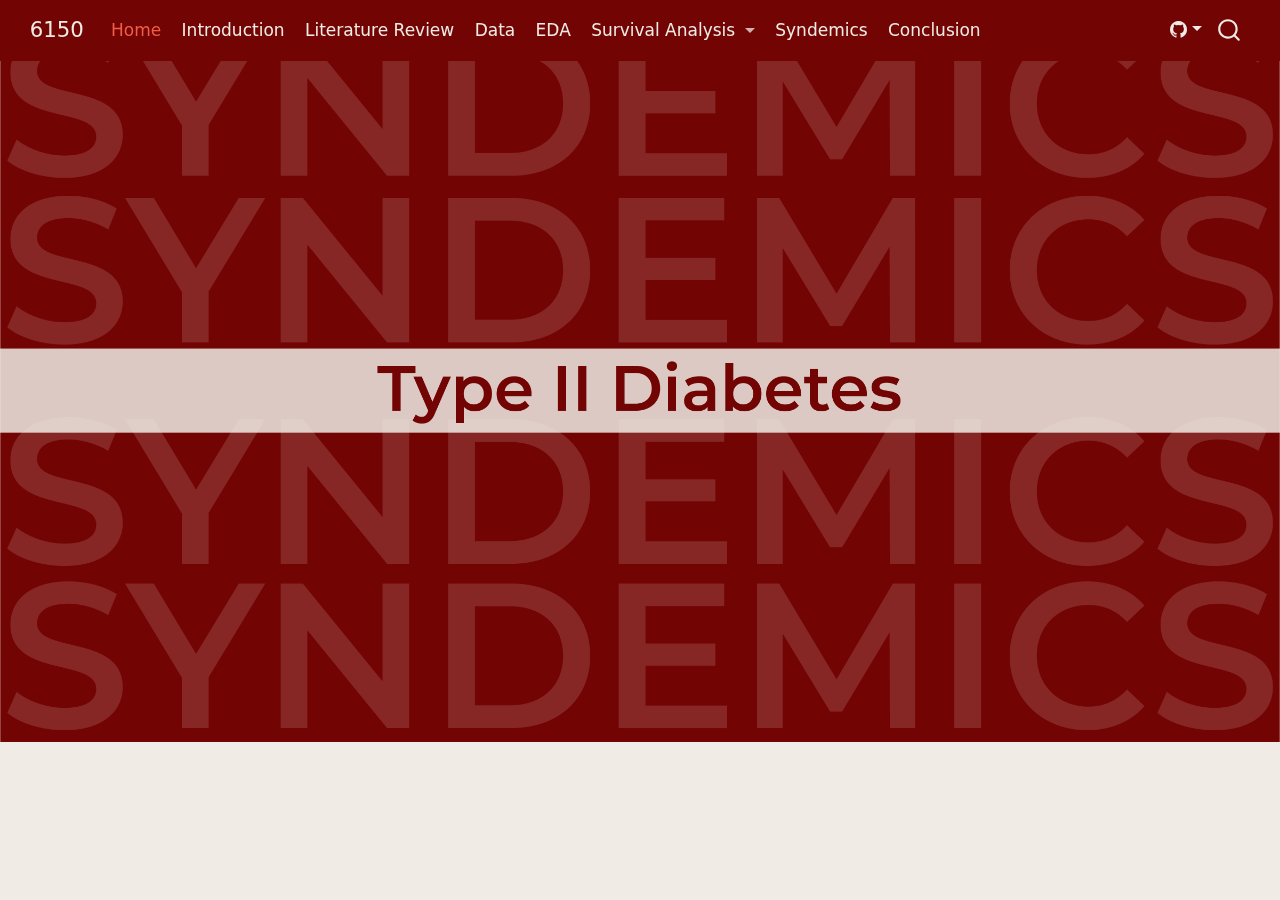
<file: index.html>
<!DOCTYPE html>
<html xmlns="http://www.w3.org/1999/xhtml" lang="en" xml:lang="en"><head>

<meta charset="utf-8">
<meta name="generator" content="quarto-1.4.553">

<meta name="viewport" content="width=device-width, initial-scale=1.0, user-scalable=yes">


<title>6150 - Full Page Image</title>
<style>
code{white-space: pre-wrap;}
span.smallcaps{font-variant: small-caps;}
div.columns{display: flex; gap: min(4vw, 1.5em);}
div.column{flex: auto; overflow-x: auto;}
div.hanging-indent{margin-left: 1.5em; text-indent: -1.5em;}
ul.task-list{list-style: none;}
ul.task-list li input[type="checkbox"] {
  width: 0.8em;
  margin: 0 0.8em 0.2em -1em; /* quarto-specific, see https://github.com/quarto-dev/quarto-cli/issues/4556 */ 
  vertical-align: middle;
}
</style>


<script src="site_libs/quarto-nav/quarto-nav.js"></script>
<script src="site_libs/quarto-nav/headroom.min.js"></script>
<script src="site_libs/clipboard/clipboard.min.js"></script>
<script src="site_libs/quarto-search/autocomplete.umd.js"></script>
<script src="site_libs/quarto-search/fuse.min.js"></script>
<script src="site_libs/quarto-search/quarto-search.js"></script>
<meta name="quarto:offset" content="./">
<script src="site_libs/quarto-html/quarto.js"></script>
<script src="site_libs/quarto-html/popper.min.js"></script>
<script src="site_libs/quarto-html/tippy.umd.min.js"></script>
<script src="site_libs/quarto-html/anchor.min.js"></script>
<link href="site_libs/quarto-html/tippy.css" rel="stylesheet">
<link href="site_libs/quarto-html/quarto-syntax-highlighting.css" rel="stylesheet" id="quarto-text-highlighting-styles">
<script src="site_libs/bootstrap/bootstrap.min.js"></script>
<link href="site_libs/bootstrap/bootstrap-icons.css" rel="stylesheet">
<link href="site_libs/bootstrap/bootstrap.min.css" rel="stylesheet" id="quarto-bootstrap" data-mode="light">
<script id="quarto-search-options" type="application/json">{
  "location": "navbar",
  "copy-button": false,
  "collapse-after": 3,
  "panel-placement": "end",
  "type": "overlay",
  "limit": 50,
  "keyboard-shortcut": [
    "f",
    "/",
    "s"
  ],
  "show-item-context": false,
  "language": {
    "search-no-results-text": "No results",
    "search-matching-documents-text": "matching documents",
    "search-copy-link-title": "Copy link to search",
    "search-hide-matches-text": "Hide additional matches",
    "search-more-match-text": "more match in this document",
    "search-more-matches-text": "more matches in this document",
    "search-clear-button-title": "Clear",
    "search-text-placeholder": "",
    "search-detached-cancel-button-title": "Cancel",
    "search-submit-button-title": "Submit",
    "search-label": "Search"
  }
}</script>


</head>

<body class="nav-fixed">

<div id="quarto-search-results"></div>
  <header id="quarto-header" class="headroom fixed-top">
    <nav class="navbar navbar-expand-lg " data-bs-theme="dark">
      <div class="navbar-container container-fluid">
      <div class="navbar-brand-container mx-auto">
    <a class="navbar-brand" href="./index.html">
    <span class="navbar-title">6150</span>
    </a>
  </div>
            <div id="quarto-search" class="" title="Search"></div>
          <button class="navbar-toggler" type="button" data-bs-toggle="collapse" data-bs-target="#navbarCollapse" aria-controls="navbarCollapse" aria-expanded="false" aria-label="Toggle navigation" onclick="if (window.quartoToggleHeadroom) { window.quartoToggleHeadroom(); }">
  <span class="navbar-toggler-icon"></span>
</button>
          <div class="collapse navbar-collapse" id="navbarCollapse">
            <ul class="navbar-nav navbar-nav-scroll me-auto">
  <li class="nav-item">
    <a class="nav-link active" href="./index.html" aria-current="page"> 
<span class="menu-text">Home</span></a>
  </li>  
  <li class="nav-item">
    <a class="nav-link" href="./introduction.html"> 
<span class="menu-text">Introduction</span></a>
  </li>  
  <li class="nav-item">
    <a class="nav-link" href="./lit_review.html"> 
<span class="menu-text">Literature Review</span></a>
  </li>  
  <li class="nav-item">
    <a class="nav-link" href="./data.html"> 
<span class="menu-text">Data</span></a>
  </li>  
  <li class="nav-item">
    <a class="nav-link" href="./eda.html"> 
<span class="menu-text">EDA</span></a>
  </li>  
  <li class="nav-item dropdown ">
    <a class="nav-link dropdown-toggle" href="#" id="nav-menu-survival-analysis" role="button" data-bs-toggle="dropdown" aria-expanded="false">
 <span class="menu-text">Survival Analysis</span>
    </a>
    <ul class="dropdown-menu" aria-labelledby="nav-menu-survival-analysis">    
        <li>
    <a class="dropdown-item" href="./survival_analysis/demographics_analysis.html">
 <span class="dropdown-text">Demographics Survival Analysis</span></a>
  </li>  
        <li>
    <a class="dropdown-item" href="./survival_analysis/health_behavior_survival.html">
 <span class="dropdown-text">Dietary Survival Analysis</span></a>
  </li>  
        <li>
    <a class="dropdown-item" href="./survival_analysis/questionnaire_analysis.html">
 <span class="dropdown-text">Questionnaire Survival Analysis</span></a>
  </li>  
        <li>
    <a class="dropdown-item" href="./survival_analysis/lab_analysis.html">
 <span class="dropdown-text">Laboratory Survival Analysis</span></a>
  </li>  
    </ul>
  </li>
  <li class="nav-item">
    <a class="nav-link" href="./syndemic_analysis.html"> 
<span class="menu-text">Syndemics</span></a>
  </li>  
  <li class="nav-item">
    <a class="nav-link" href="./conclusion.html"> 
<span class="menu-text">Conclusion</span></a>
  </li>  
</ul>
          </div> <!-- /navcollapse -->
          <div class="quarto-navbar-tools">
    <div class="dropdown">
      <a href="" title="" id="quarto-navigation-tool-dropdown-0" class="quarto-navigation-tool dropdown-toggle px-1" data-bs-toggle="dropdown" aria-expanded="false" aria-label=""><i class="bi bi-github"></i></a>
      <ul class="dropdown-menu" aria-labelledby="quarto-navigation-tool-dropdown-0">
          <li>
            <a class="dropdown-item quarto-navbar-tools-item" href="https://github.com/gu-dsan6150/fall-2024-project-team-01">
            Github Repo
            </a>
          </li>
      </ul>
    </div>
</div>
      </div> <!-- /container-fluid -->
    </nav>
</header>
<!-- content -->
<div id="quarto-content" class="quarto-container page-columns page-rows-contents page-layout-article page-navbar">
<!-- sidebar -->
<!-- margin-sidebar -->
    <div id="quarto-margin-sidebar" class="sidebar margin-sidebar">
        
    </div>
<!-- main -->
<main class="content" id="quarto-document-content">

<header id="title-block-header" class="quarto-title-block default">
<div class="quarto-title">
<h1 class="title">Full Page Image</h1>
</div>



<div class="quarto-title-meta">

    
  
    
  </div>
  


</header>


<div style="position: absolute; top: 0; left: 0; width: 100%; height: 100%; overflow: hidden;">
<p><img src="images/6150_website_header_4.png" alt="Full Page Image" style="width: 100%; height: 100%; object-fit: cover;"></p>
</div>



</main> <!-- /main -->
<script id="quarto-html-after-body" type="application/javascript">
window.document.addEventListener("DOMContentLoaded", function (event) {
  const toggleBodyColorMode = (bsSheetEl) => {
    const mode = bsSheetEl.getAttribute("data-mode");
    const bodyEl = window.document.querySelector("body");
    if (mode === "dark") {
      bodyEl.classList.add("quarto-dark");
      bodyEl.classList.remove("quarto-light");
    } else {
      bodyEl.classList.add("quarto-light");
      bodyEl.classList.remove("quarto-dark");
    }
  }
  const toggleBodyColorPrimary = () => {
    const bsSheetEl = window.document.querySelector("link#quarto-bootstrap");
    if (bsSheetEl) {
      toggleBodyColorMode(bsSheetEl);
    }
  }
  toggleBodyColorPrimary();  
  const icon = "";
  const anchorJS = new window.AnchorJS();
  anchorJS.options = {
    placement: 'right',
    icon: icon
  };
  anchorJS.add('.anchored');
  const isCodeAnnotation = (el) => {
    for (const clz of el.classList) {
      if (clz.startsWith('code-annotation-')) {                     
        return true;
      }
    }
    return false;
  }
  const clipboard = new window.ClipboardJS('.code-copy-button', {
    text: function(trigger) {
      const codeEl = trigger.previousElementSibling.cloneNode(true);
      for (const childEl of codeEl.children) {
        if (isCodeAnnotation(childEl)) {
          childEl.remove();
        }
      }
      return codeEl.innerText;
    }
  });
  clipboard.on('success', function(e) {
    // button target
    const button = e.trigger;
    // don't keep focus
    button.blur();
    // flash "checked"
    button.classList.add('code-copy-button-checked');
    var currentTitle = button.getAttribute("title");
    button.setAttribute("title", "Copied!");
    let tooltip;
    if (window.bootstrap) {
      button.setAttribute("data-bs-toggle", "tooltip");
      button.setAttribute("data-bs-placement", "left");
      button.setAttribute("data-bs-title", "Copied!");
      tooltip = new bootstrap.Tooltip(button, 
        { trigger: "manual", 
          customClass: "code-copy-button-tooltip",
          offset: [0, -8]});
      tooltip.show();    
    }
    setTimeout(function() {
      if (tooltip) {
        tooltip.hide();
        button.removeAttribute("data-bs-title");
        button.removeAttribute("data-bs-toggle");
        button.removeAttribute("data-bs-placement");
      }
      button.setAttribute("title", currentTitle);
      button.classList.remove('code-copy-button-checked');
    }, 1000);
    // clear code selection
    e.clearSelection();
  });
    var localhostRegex = new RegExp(/^(?:http|https):\/\/localhost\:?[0-9]*\//);
    var mailtoRegex = new RegExp(/^mailto:/);
      var filterRegex = new RegExp('/' + window.location.host + '/');
    var isInternal = (href) => {
        return filterRegex.test(href) || localhostRegex.test(href) || mailtoRegex.test(href);
    }
    // Inspect non-navigation links and adorn them if external
 	var links = window.document.querySelectorAll('a[href]:not(.nav-link):not(.navbar-brand):not(.toc-action):not(.sidebar-link):not(.sidebar-item-toggle):not(.pagination-link):not(.no-external):not([aria-hidden]):not(.dropdown-item):not(.quarto-navigation-tool)');
    for (var i=0; i<links.length; i++) {
      const link = links[i];
      if (!isInternal(link.href)) {
        // undo the damage that might have been done by quarto-nav.js in the case of
        // links that we want to consider external
        if (link.dataset.originalHref !== undefined) {
          link.href = link.dataset.originalHref;
        }
      }
    }
  function tippyHover(el, contentFn, onTriggerFn, onUntriggerFn) {
    const config = {
      allowHTML: true,
      maxWidth: 500,
      delay: 100,
      arrow: false,
      appendTo: function(el) {
          return el.parentElement;
      },
      interactive: true,
      interactiveBorder: 10,
      theme: 'quarto',
      placement: 'bottom-start',
    };
    if (contentFn) {
      config.content = contentFn;
    }
    if (onTriggerFn) {
      config.onTrigger = onTriggerFn;
    }
    if (onUntriggerFn) {
      config.onUntrigger = onUntriggerFn;
    }
    window.tippy(el, config); 
  }
  const noterefs = window.document.querySelectorAll('a[role="doc-noteref"]');
  for (var i=0; i<noterefs.length; i++) {
    const ref = noterefs[i];
    tippyHover(ref, function() {
      // use id or data attribute instead here
      let href = ref.getAttribute('data-footnote-href') || ref.getAttribute('href');
      try { href = new URL(href).hash; } catch {}
      const id = href.replace(/^#\/?/, "");
      const note = window.document.getElementById(id);
      if (note) {
        return note.innerHTML;
      } else {
        return "";
      }
    });
  }
  const xrefs = window.document.querySelectorAll('a.quarto-xref');
  const processXRef = (id, note) => {
    // Strip column container classes
    const stripColumnClz = (el) => {
      el.classList.remove("page-full", "page-columns");
      if (el.children) {
        for (const child of el.children) {
          stripColumnClz(child);
        }
      }
    }
    stripColumnClz(note)
    if (id === null || id.startsWith('sec-')) {
      // Special case sections, only their first couple elements
      const container = document.createElement("div");
      if (note.children && note.children.length > 2) {
        container.appendChild(note.children[0].cloneNode(true));
        for (let i = 1; i < note.children.length; i++) {
          const child = note.children[i];
          if (child.tagName === "P" && child.innerText === "") {
            continue;
          } else {
            container.appendChild(child.cloneNode(true));
            break;
          }
        }
        if (window.Quarto?.typesetMath) {
          window.Quarto.typesetMath(container);
        }
        return container.innerHTML
      } else {
        if (window.Quarto?.typesetMath) {
          window.Quarto.typesetMath(note);
        }
        return note.innerHTML;
      }
    } else {
      // Remove any anchor links if they are present
      const anchorLink = note.querySelector('a.anchorjs-link');
      if (anchorLink) {
        anchorLink.remove();
      }
      if (window.Quarto?.typesetMath) {
        window.Quarto.typesetMath(note);
      }
      // TODO in 1.5, we should make sure this works without a callout special case
      if (note.classList.contains("callout")) {
        return note.outerHTML;
      } else {
        return note.innerHTML;
      }
    }
  }
  for (var i=0; i<xrefs.length; i++) {
    const xref = xrefs[i];
    tippyHover(xref, undefined, function(instance) {
      instance.disable();
      let url = xref.getAttribute('href');
      let hash = undefined; 
      if (url.startsWith('#')) {
        hash = url;
      } else {
        try { hash = new URL(url).hash; } catch {}
      }
      if (hash) {
        const id = hash.replace(/^#\/?/, "");
        const note = window.document.getElementById(id);
        if (note !== null) {
          try {
            const html = processXRef(id, note.cloneNode(true));
            instance.setContent(html);
          } finally {
            instance.enable();
            instance.show();
          }
        } else {
          // See if we can fetch this
          fetch(url.split('#')[0])
          .then(res => res.text())
          .then(html => {
            const parser = new DOMParser();
            const htmlDoc = parser.parseFromString(html, "text/html");
            const note = htmlDoc.getElementById(id);
            if (note !== null) {
              const html = processXRef(id, note);
              instance.setContent(html);
            } 
          }).finally(() => {
            instance.enable();
            instance.show();
          });
        }
      } else {
        // See if we can fetch a full url (with no hash to target)
        // This is a special case and we should probably do some content thinning / targeting
        fetch(url)
        .then(res => res.text())
        .then(html => {
          const parser = new DOMParser();
          const htmlDoc = parser.parseFromString(html, "text/html");
          const note = htmlDoc.querySelector('main.content');
          if (note !== null) {
            // This should only happen for chapter cross references
            // (since there is no id in the URL)
            // remove the first header
            if (note.children.length > 0 && note.children[0].tagName === "HEADER") {
              note.children[0].remove();
            }
            const html = processXRef(null, note);
            instance.setContent(html);
          } 
        }).finally(() => {
          instance.enable();
          instance.show();
        });
      }
    }, function(instance) {
    });
  }
      let selectedAnnoteEl;
      const selectorForAnnotation = ( cell, annotation) => {
        let cellAttr = 'data-code-cell="' + cell + '"';
        let lineAttr = 'data-code-annotation="' +  annotation + '"';
        const selector = 'span[' + cellAttr + '][' + lineAttr + ']';
        return selector;
      }
      const selectCodeLines = (annoteEl) => {
        const doc = window.document;
        const targetCell = annoteEl.getAttribute("data-target-cell");
        const targetAnnotation = annoteEl.getAttribute("data-target-annotation");
        const annoteSpan = window.document.querySelector(selectorForAnnotation(targetCell, targetAnnotation));
        const lines = annoteSpan.getAttribute("data-code-lines").split(",");
        const lineIds = lines.map((line) => {
          return targetCell + "-" + line;
        })
        let top = null;
        let height = null;
        let parent = null;
        if (lineIds.length > 0) {
            //compute the position of the single el (top and bottom and make a div)
            const el = window.document.getElementById(lineIds[0]);
            top = el.offsetTop;
            height = el.offsetHeight;
            parent = el.parentElement.parentElement;
          if (lineIds.length > 1) {
            const lastEl = window.document.getElementById(lineIds[lineIds.length - 1]);
            const bottom = lastEl.offsetTop + lastEl.offsetHeight;
            height = bottom - top;
          }
          if (top !== null && height !== null && parent !== null) {
            // cook up a div (if necessary) and position it 
            let div = window.document.getElementById("code-annotation-line-highlight");
            if (div === null) {
              div = window.document.createElement("div");
              div.setAttribute("id", "code-annotation-line-highlight");
              div.style.position = 'absolute';
              parent.appendChild(div);
            }
            div.style.top = top - 2 + "px";
            div.style.height = height + 4 + "px";
            div.style.left = 0;
            let gutterDiv = window.document.getElementById("code-annotation-line-highlight-gutter");
            if (gutterDiv === null) {
              gutterDiv = window.document.createElement("div");
              gutterDiv.setAttribute("id", "code-annotation-line-highlight-gutter");
              gutterDiv.style.position = 'absolute';
              const codeCell = window.document.getElementById(targetCell);
              const gutter = codeCell.querySelector('.code-annotation-gutter');
              gutter.appendChild(gutterDiv);
            }
            gutterDiv.style.top = top - 2 + "px";
            gutterDiv.style.height = height + 4 + "px";
          }
          selectedAnnoteEl = annoteEl;
        }
      };
      const unselectCodeLines = () => {
        const elementsIds = ["code-annotation-line-highlight", "code-annotation-line-highlight-gutter"];
        elementsIds.forEach((elId) => {
          const div = window.document.getElementById(elId);
          if (div) {
            div.remove();
          }
        });
        selectedAnnoteEl = undefined;
      };
        // Handle positioning of the toggle
    window.addEventListener(
      "resize",
      throttle(() => {
        elRect = undefined;
        if (selectedAnnoteEl) {
          selectCodeLines(selectedAnnoteEl);
        }
      }, 10)
    );
    function throttle(fn, ms) {
    let throttle = false;
    let timer;
      return (...args) => {
        if(!throttle) { // first call gets through
            fn.apply(this, args);
            throttle = true;
        } else { // all the others get throttled
            if(timer) clearTimeout(timer); // cancel #2
            timer = setTimeout(() => {
              fn.apply(this, args);
              timer = throttle = false;
            }, ms);
        }
      };
    }
      // Attach click handler to the DT
      const annoteDls = window.document.querySelectorAll('dt[data-target-cell]');
      for (const annoteDlNode of annoteDls) {
        annoteDlNode.addEventListener('click', (event) => {
          const clickedEl = event.target;
          if (clickedEl !== selectedAnnoteEl) {
            unselectCodeLines();
            const activeEl = window.document.querySelector('dt[data-target-cell].code-annotation-active');
            if (activeEl) {
              activeEl.classList.remove('code-annotation-active');
            }
            selectCodeLines(clickedEl);
            clickedEl.classList.add('code-annotation-active');
          } else {
            // Unselect the line
            unselectCodeLines();
            clickedEl.classList.remove('code-annotation-active');
          }
        });
      }
  const findCites = (el) => {
    const parentEl = el.parentElement;
    if (parentEl) {
      const cites = parentEl.dataset.cites;
      if (cites) {
        return {
          el,
          cites: cites.split(' ')
        };
      } else {
        return findCites(el.parentElement)
      }
    } else {
      return undefined;
    }
  };
  var bibliorefs = window.document.querySelectorAll('a[role="doc-biblioref"]');
  for (var i=0; i<bibliorefs.length; i++) {
    const ref = bibliorefs[i];
    const citeInfo = findCites(ref);
    if (citeInfo) {
      tippyHover(citeInfo.el, function() {
        var popup = window.document.createElement('div');
        citeInfo.cites.forEach(function(cite) {
          var citeDiv = window.document.createElement('div');
          citeDiv.classList.add('hanging-indent');
          citeDiv.classList.add('csl-entry');
          var biblioDiv = window.document.getElementById('ref-' + cite);
          if (biblioDiv) {
            citeDiv.innerHTML = biblioDiv.innerHTML;
          }
          popup.appendChild(citeDiv);
        });
        return popup.innerHTML;
      });
    }
  }
});
</script>
</div> <!-- /content -->




</body></html>
</file>
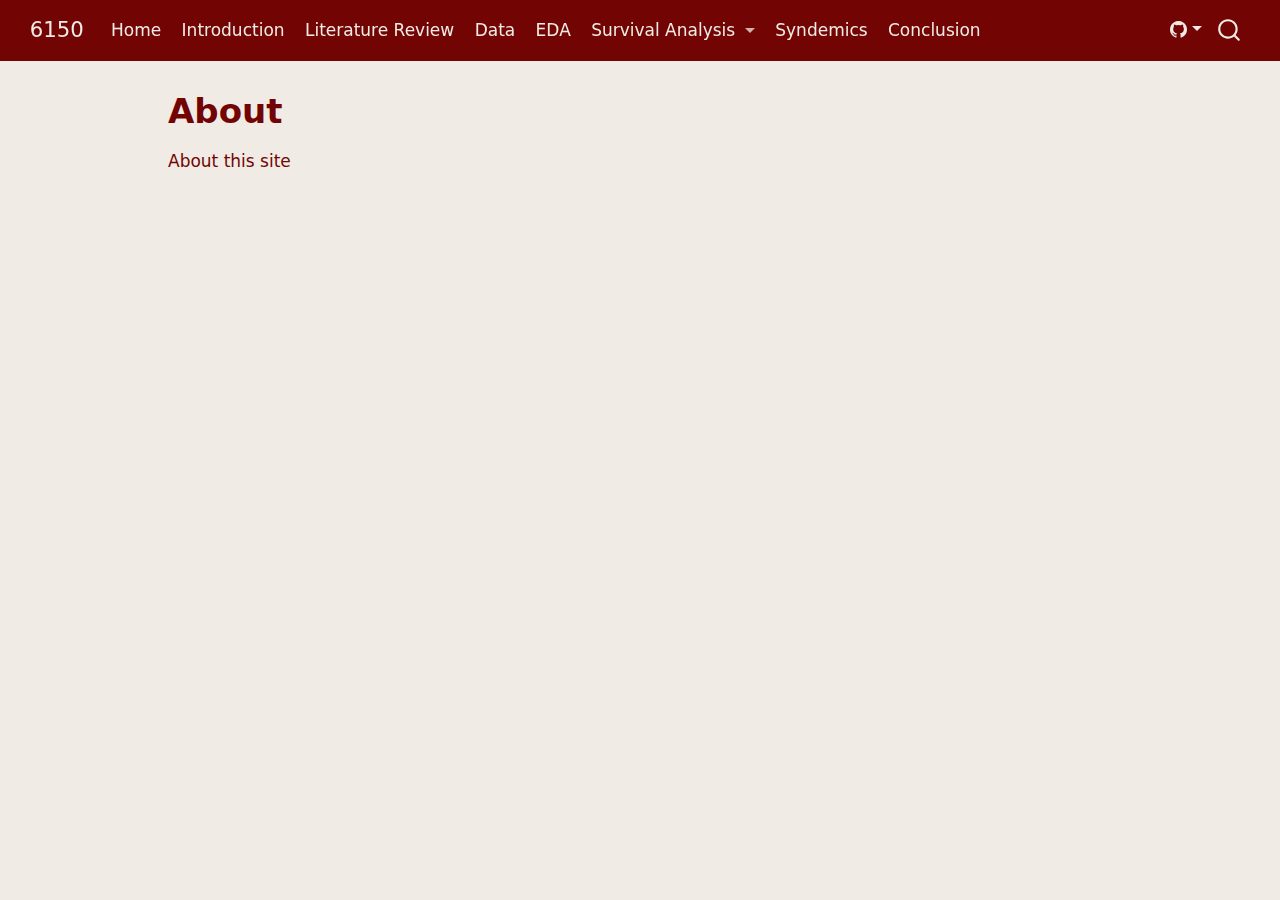
<file: about.html>
<!DOCTYPE html>
<html xmlns="http://www.w3.org/1999/xhtml" lang="en" xml:lang="en"><head>

<meta charset="utf-8">
<meta name="generator" content="quarto-1.4.553">

<meta name="viewport" content="width=device-width, initial-scale=1.0, user-scalable=yes">


<title>6150 - About</title>
<style>
code{white-space: pre-wrap;}
span.smallcaps{font-variant: small-caps;}
div.columns{display: flex; gap: min(4vw, 1.5em);}
div.column{flex: auto; overflow-x: auto;}
div.hanging-indent{margin-left: 1.5em; text-indent: -1.5em;}
ul.task-list{list-style: none;}
ul.task-list li input[type="checkbox"] {
  width: 0.8em;
  margin: 0 0.8em 0.2em -1em; /* quarto-specific, see https://github.com/quarto-dev/quarto-cli/issues/4556 */ 
  vertical-align: middle;
}
</style>


<script src="site_libs/quarto-nav/quarto-nav.js"></script>
<script src="site_libs/quarto-nav/headroom.min.js"></script>
<script src="site_libs/clipboard/clipboard.min.js"></script>
<script src="site_libs/quarto-search/autocomplete.umd.js"></script>
<script src="site_libs/quarto-search/fuse.min.js"></script>
<script src="site_libs/quarto-search/quarto-search.js"></script>
<meta name="quarto:offset" content="./">
<script src="site_libs/quarto-html/quarto.js"></script>
<script src="site_libs/quarto-html/popper.min.js"></script>
<script src="site_libs/quarto-html/tippy.umd.min.js"></script>
<script src="site_libs/quarto-html/anchor.min.js"></script>
<link href="site_libs/quarto-html/tippy.css" rel="stylesheet">
<link href="site_libs/quarto-html/quarto-syntax-highlighting.css" rel="stylesheet" id="quarto-text-highlighting-styles">
<script src="site_libs/bootstrap/bootstrap.min.js"></script>
<link href="site_libs/bootstrap/bootstrap-icons.css" rel="stylesheet">
<link href="site_libs/bootstrap/bootstrap.min.css" rel="stylesheet" id="quarto-bootstrap" data-mode="light">
<script id="quarto-search-options" type="application/json">{
  "location": "navbar",
  "copy-button": false,
  "collapse-after": 3,
  "panel-placement": "end",
  "type": "overlay",
  "limit": 50,
  "keyboard-shortcut": [
    "f",
    "/",
    "s"
  ],
  "show-item-context": false,
  "language": {
    "search-no-results-text": "No results",
    "search-matching-documents-text": "matching documents",
    "search-copy-link-title": "Copy link to search",
    "search-hide-matches-text": "Hide additional matches",
    "search-more-match-text": "more match in this document",
    "search-more-matches-text": "more matches in this document",
    "search-clear-button-title": "Clear",
    "search-text-placeholder": "",
    "search-detached-cancel-button-title": "Cancel",
    "search-submit-button-title": "Submit",
    "search-label": "Search"
  }
}</script>


</head>

<body class="nav-fixed">

<div id="quarto-search-results"></div>
  <header id="quarto-header" class="headroom fixed-top">
    <nav class="navbar navbar-expand-lg " data-bs-theme="dark">
      <div class="navbar-container container-fluid">
      <div class="navbar-brand-container mx-auto">
    <a class="navbar-brand" href="./index.html">
    <span class="navbar-title">6150</span>
    </a>
  </div>
            <div id="quarto-search" class="" title="Search"></div>
          <button class="navbar-toggler" type="button" data-bs-toggle="collapse" data-bs-target="#navbarCollapse" aria-controls="navbarCollapse" aria-expanded="false" aria-label="Toggle navigation" onclick="if (window.quartoToggleHeadroom) { window.quartoToggleHeadroom(); }">
  <span class="navbar-toggler-icon"></span>
</button>
          <div class="collapse navbar-collapse" id="navbarCollapse">
            <ul class="navbar-nav navbar-nav-scroll me-auto">
  <li class="nav-item">
    <a class="nav-link" href="./index.html"> 
<span class="menu-text">Home</span></a>
  </li>  
  <li class="nav-item">
    <a class="nav-link" href="./introduction.html"> 
<span class="menu-text">Introduction</span></a>
  </li>  
  <li class="nav-item">
    <a class="nav-link" href="./lit_review.html"> 
<span class="menu-text">Literature Review</span></a>
  </li>  
  <li class="nav-item">
    <a class="nav-link" href="./data.html"> 
<span class="menu-text">Data</span></a>
  </li>  
  <li class="nav-item">
    <a class="nav-link" href="./eda.html"> 
<span class="menu-text">EDA</span></a>
  </li>  
  <li class="nav-item dropdown ">
    <a class="nav-link dropdown-toggle" href="#" id="nav-menu-survival-analysis" role="button" data-bs-toggle="dropdown" aria-expanded="false">
 <span class="menu-text">Survival Analysis</span>
    </a>
    <ul class="dropdown-menu" aria-labelledby="nav-menu-survival-analysis">    
        <li>
    <a class="dropdown-item" href="./survival_analysis/demographics_analysis.html">
 <span class="dropdown-text">Demographics Survival Analysis</span></a>
  </li>  
        <li>
    <a class="dropdown-item" href="./survival_analysis/health_behavior_survival.html">
 <span class="dropdown-text">Dietary Survival Analysis</span></a>
  </li>  
        <li>
    <a class="dropdown-item" href="./survival_analysis/questionnaire_analysis.html">
 <span class="dropdown-text">Questionnaire Survival Analysis</span></a>
  </li>  
        <li>
    <a class="dropdown-item" href="./survival_analysis/lab_analysis.html">
 <span class="dropdown-text">Laboratory Survival Analysis</span></a>
  </li>  
    </ul>
  </li>
  <li class="nav-item">
    <a class="nav-link" href="./syndemic_analysis.html"> 
<span class="menu-text">Syndemics</span></a>
  </li>  
  <li class="nav-item">
    <a class="nav-link" href="./conclusion.html"> 
<span class="menu-text">Conclusion</span></a>
  </li>  
</ul>
          </div> <!-- /navcollapse -->
          <div class="quarto-navbar-tools">
    <div class="dropdown">
      <a href="" title="" id="quarto-navigation-tool-dropdown-0" class="quarto-navigation-tool dropdown-toggle px-1" data-bs-toggle="dropdown" aria-expanded="false" aria-label=""><i class="bi bi-github"></i></a>
      <ul class="dropdown-menu" aria-labelledby="quarto-navigation-tool-dropdown-0">
          <li>
            <a class="dropdown-item quarto-navbar-tools-item" href="https://github.com/gu-dsan6150/fall-2024-project-team-01">
            Github Repo
            </a>
          </li>
      </ul>
    </div>
</div>
      </div> <!-- /container-fluid -->
    </nav>
</header>
<!-- content -->
<div id="quarto-content" class="quarto-container page-columns page-rows-contents page-layout-article page-navbar">
<!-- sidebar -->
<!-- margin-sidebar -->
    <div id="quarto-margin-sidebar" class="sidebar margin-sidebar">
        
    </div>
<!-- main -->
<main class="content" id="quarto-document-content">

<header id="title-block-header" class="quarto-title-block default">
<div class="quarto-title">
<h1 class="title">About</h1>
</div>



<div class="quarto-title-meta">

    
  
    
  </div>
  


</header>


<p>About this site</p>



</main> <!-- /main -->
<script id="quarto-html-after-body" type="application/javascript">
window.document.addEventListener("DOMContentLoaded", function (event) {
  const toggleBodyColorMode = (bsSheetEl) => {
    const mode = bsSheetEl.getAttribute("data-mode");
    const bodyEl = window.document.querySelector("body");
    if (mode === "dark") {
      bodyEl.classList.add("quarto-dark");
      bodyEl.classList.remove("quarto-light");
    } else {
      bodyEl.classList.add("quarto-light");
      bodyEl.classList.remove("quarto-dark");
    }
  }
  const toggleBodyColorPrimary = () => {
    const bsSheetEl = window.document.querySelector("link#quarto-bootstrap");
    if (bsSheetEl) {
      toggleBodyColorMode(bsSheetEl);
    }
  }
  toggleBodyColorPrimary();  
  const icon = "";
  const anchorJS = new window.AnchorJS();
  anchorJS.options = {
    placement: 'right',
    icon: icon
  };
  anchorJS.add('.anchored');
  const isCodeAnnotation = (el) => {
    for (const clz of el.classList) {
      if (clz.startsWith('code-annotation-')) {                     
        return true;
      }
    }
    return false;
  }
  const clipboard = new window.ClipboardJS('.code-copy-button', {
    text: function(trigger) {
      const codeEl = trigger.previousElementSibling.cloneNode(true);
      for (const childEl of codeEl.children) {
        if (isCodeAnnotation(childEl)) {
          childEl.remove();
        }
      }
      return codeEl.innerText;
    }
  });
  clipboard.on('success', function(e) {
    // button target
    const button = e.trigger;
    // don't keep focus
    button.blur();
    // flash "checked"
    button.classList.add('code-copy-button-checked');
    var currentTitle = button.getAttribute("title");
    button.setAttribute("title", "Copied!");
    let tooltip;
    if (window.bootstrap) {
      button.setAttribute("data-bs-toggle", "tooltip");
      button.setAttribute("data-bs-placement", "left");
      button.setAttribute("data-bs-title", "Copied!");
      tooltip = new bootstrap.Tooltip(button, 
        { trigger: "manual", 
          customClass: "code-copy-button-tooltip",
          offset: [0, -8]});
      tooltip.show();    
    }
    setTimeout(function() {
      if (tooltip) {
        tooltip.hide();
        button.removeAttribute("data-bs-title");
        button.removeAttribute("data-bs-toggle");
        button.removeAttribute("data-bs-placement");
      }
      button.setAttribute("title", currentTitle);
      button.classList.remove('code-copy-button-checked');
    }, 1000);
    // clear code selection
    e.clearSelection();
  });
    var localhostRegex = new RegExp(/^(?:http|https):\/\/localhost\:?[0-9]*\//);
    var mailtoRegex = new RegExp(/^mailto:/);
      var filterRegex = new RegExp('/' + window.location.host + '/');
    var isInternal = (href) => {
        return filterRegex.test(href) || localhostRegex.test(href) || mailtoRegex.test(href);
    }
    // Inspect non-navigation links and adorn them if external
 	var links = window.document.querySelectorAll('a[href]:not(.nav-link):not(.navbar-brand):not(.toc-action):not(.sidebar-link):not(.sidebar-item-toggle):not(.pagination-link):not(.no-external):not([aria-hidden]):not(.dropdown-item):not(.quarto-navigation-tool)');
    for (var i=0; i<links.length; i++) {
      const link = links[i];
      if (!isInternal(link.href)) {
        // undo the damage that might have been done by quarto-nav.js in the case of
        // links that we want to consider external
        if (link.dataset.originalHref !== undefined) {
          link.href = link.dataset.originalHref;
        }
      }
    }
  function tippyHover(el, contentFn, onTriggerFn, onUntriggerFn) {
    const config = {
      allowHTML: true,
      maxWidth: 500,
      delay: 100,
      arrow: false,
      appendTo: function(el) {
          return el.parentElement;
      },
      interactive: true,
      interactiveBorder: 10,
      theme: 'quarto',
      placement: 'bottom-start',
    };
    if (contentFn) {
      config.content = contentFn;
    }
    if (onTriggerFn) {
      config.onTrigger = onTriggerFn;
    }
    if (onUntriggerFn) {
      config.onUntrigger = onUntriggerFn;
    }
    window.tippy(el, config); 
  }
  const noterefs = window.document.querySelectorAll('a[role="doc-noteref"]');
  for (var i=0; i<noterefs.length; i++) {
    const ref = noterefs[i];
    tippyHover(ref, function() {
      // use id or data attribute instead here
      let href = ref.getAttribute('data-footnote-href') || ref.getAttribute('href');
      try { href = new URL(href).hash; } catch {}
      const id = href.replace(/^#\/?/, "");
      const note = window.document.getElementById(id);
      if (note) {
        return note.innerHTML;
      } else {
        return "";
      }
    });
  }
  const xrefs = window.document.querySelectorAll('a.quarto-xref');
  const processXRef = (id, note) => {
    // Strip column container classes
    const stripColumnClz = (el) => {
      el.classList.remove("page-full", "page-columns");
      if (el.children) {
        for (const child of el.children) {
          stripColumnClz(child);
        }
      }
    }
    stripColumnClz(note)
    if (id === null || id.startsWith('sec-')) {
      // Special case sections, only their first couple elements
      const container = document.createElement("div");
      if (note.children && note.children.length > 2) {
        container.appendChild(note.children[0].cloneNode(true));
        for (let i = 1; i < note.children.length; i++) {
          const child = note.children[i];
          if (child.tagName === "P" && child.innerText === "") {
            continue;
          } else {
            container.appendChild(child.cloneNode(true));
            break;
          }
        }
        if (window.Quarto?.typesetMath) {
          window.Quarto.typesetMath(container);
        }
        return container.innerHTML
      } else {
        if (window.Quarto?.typesetMath) {
          window.Quarto.typesetMath(note);
        }
        return note.innerHTML;
      }
    } else {
      // Remove any anchor links if they are present
      const anchorLink = note.querySelector('a.anchorjs-link');
      if (anchorLink) {
        anchorLink.remove();
      }
      if (window.Quarto?.typesetMath) {
        window.Quarto.typesetMath(note);
      }
      // TODO in 1.5, we should make sure this works without a callout special case
      if (note.classList.contains("callout")) {
        return note.outerHTML;
      } else {
        return note.innerHTML;
      }
    }
  }
  for (var i=0; i<xrefs.length; i++) {
    const xref = xrefs[i];
    tippyHover(xref, undefined, function(instance) {
      instance.disable();
      let url = xref.getAttribute('href');
      let hash = undefined; 
      if (url.startsWith('#')) {
        hash = url;
      } else {
        try { hash = new URL(url).hash; } catch {}
      }
      if (hash) {
        const id = hash.replace(/^#\/?/, "");
        const note = window.document.getElementById(id);
        if (note !== null) {
          try {
            const html = processXRef(id, note.cloneNode(true));
            instance.setContent(html);
          } finally {
            instance.enable();
            instance.show();
          }
        } else {
          // See if we can fetch this
          fetch(url.split('#')[0])
          .then(res => res.text())
          .then(html => {
            const parser = new DOMParser();
            const htmlDoc = parser.parseFromString(html, "text/html");
            const note = htmlDoc.getElementById(id);
            if (note !== null) {
              const html = processXRef(id, note);
              instance.setContent(html);
            } 
          }).finally(() => {
            instance.enable();
            instance.show();
          });
        }
      } else {
        // See if we can fetch a full url (with no hash to target)
        // This is a special case and we should probably do some content thinning / targeting
        fetch(url)
        .then(res => res.text())
        .then(html => {
          const parser = new DOMParser();
          const htmlDoc = parser.parseFromString(html, "text/html");
          const note = htmlDoc.querySelector('main.content');
          if (note !== null) {
            // This should only happen for chapter cross references
            // (since there is no id in the URL)
            // remove the first header
            if (note.children.length > 0 && note.children[0].tagName === "HEADER") {
              note.children[0].remove();
            }
            const html = processXRef(null, note);
            instance.setContent(html);
          } 
        }).finally(() => {
          instance.enable();
          instance.show();
        });
      }
    }, function(instance) {
    });
  }
      let selectedAnnoteEl;
      const selectorForAnnotation = ( cell, annotation) => {
        let cellAttr = 'data-code-cell="' + cell + '"';
        let lineAttr = 'data-code-annotation="' +  annotation + '"';
        const selector = 'span[' + cellAttr + '][' + lineAttr + ']';
        return selector;
      }
      const selectCodeLines = (annoteEl) => {
        const doc = window.document;
        const targetCell = annoteEl.getAttribute("data-target-cell");
        const targetAnnotation = annoteEl.getAttribute("data-target-annotation");
        const annoteSpan = window.document.querySelector(selectorForAnnotation(targetCell, targetAnnotation));
        const lines = annoteSpan.getAttribute("data-code-lines").split(",");
        const lineIds = lines.map((line) => {
          return targetCell + "-" + line;
        })
        let top = null;
        let height = null;
        let parent = null;
        if (lineIds.length > 0) {
            //compute the position of the single el (top and bottom and make a div)
            const el = window.document.getElementById(lineIds[0]);
            top = el.offsetTop;
            height = el.offsetHeight;
            parent = el.parentElement.parentElement;
          if (lineIds.length > 1) {
            const lastEl = window.document.getElementById(lineIds[lineIds.length - 1]);
            const bottom = lastEl.offsetTop + lastEl.offsetHeight;
            height = bottom - top;
          }
          if (top !== null && height !== null && parent !== null) {
            // cook up a div (if necessary) and position it 
            let div = window.document.getElementById("code-annotation-line-highlight");
            if (div === null) {
              div = window.document.createElement("div");
              div.setAttribute("id", "code-annotation-line-highlight");
              div.style.position = 'absolute';
              parent.appendChild(div);
            }
            div.style.top = top - 2 + "px";
            div.style.height = height + 4 + "px";
            div.style.left = 0;
            let gutterDiv = window.document.getElementById("code-annotation-line-highlight-gutter");
            if (gutterDiv === null) {
              gutterDiv = window.document.createElement("div");
              gutterDiv.setAttribute("id", "code-annotation-line-highlight-gutter");
              gutterDiv.style.position = 'absolute';
              const codeCell = window.document.getElementById(targetCell);
              const gutter = codeCell.querySelector('.code-annotation-gutter');
              gutter.appendChild(gutterDiv);
            }
            gutterDiv.style.top = top - 2 + "px";
            gutterDiv.style.height = height + 4 + "px";
          }
          selectedAnnoteEl = annoteEl;
        }
      };
      const unselectCodeLines = () => {
        const elementsIds = ["code-annotation-line-highlight", "code-annotation-line-highlight-gutter"];
        elementsIds.forEach((elId) => {
          const div = window.document.getElementById(elId);
          if (div) {
            div.remove();
          }
        });
        selectedAnnoteEl = undefined;
      };
        // Handle positioning of the toggle
    window.addEventListener(
      "resize",
      throttle(() => {
        elRect = undefined;
        if (selectedAnnoteEl) {
          selectCodeLines(selectedAnnoteEl);
        }
      }, 10)
    );
    function throttle(fn, ms) {
    let throttle = false;
    let timer;
      return (...args) => {
        if(!throttle) { // first call gets through
            fn.apply(this, args);
            throttle = true;
        } else { // all the others get throttled
            if(timer) clearTimeout(timer); // cancel #2
            timer = setTimeout(() => {
              fn.apply(this, args);
              timer = throttle = false;
            }, ms);
        }
      };
    }
      // Attach click handler to the DT
      const annoteDls = window.document.querySelectorAll('dt[data-target-cell]');
      for (const annoteDlNode of annoteDls) {
        annoteDlNode.addEventListener('click', (event) => {
          const clickedEl = event.target;
          if (clickedEl !== selectedAnnoteEl) {
            unselectCodeLines();
            const activeEl = window.document.querySelector('dt[data-target-cell].code-annotation-active');
            if (activeEl) {
              activeEl.classList.remove('code-annotation-active');
            }
            selectCodeLines(clickedEl);
            clickedEl.classList.add('code-annotation-active');
          } else {
            // Unselect the line
            unselectCodeLines();
            clickedEl.classList.remove('code-annotation-active');
          }
        });
      }
  const findCites = (el) => {
    const parentEl = el.parentElement;
    if (parentEl) {
      const cites = parentEl.dataset.cites;
      if (cites) {
        return {
          el,
          cites: cites.split(' ')
        };
      } else {
        return findCites(el.parentElement)
      }
    } else {
      return undefined;
    }
  };
  var bibliorefs = window.document.querySelectorAll('a[role="doc-biblioref"]');
  for (var i=0; i<bibliorefs.length; i++) {
    const ref = bibliorefs[i];
    const citeInfo = findCites(ref);
    if (citeInfo) {
      tippyHover(citeInfo.el, function() {
        var popup = window.document.createElement('div');
        citeInfo.cites.forEach(function(cite) {
          var citeDiv = window.document.createElement('div');
          citeDiv.classList.add('hanging-indent');
          citeDiv.classList.add('csl-entry');
          var biblioDiv = window.document.getElementById('ref-' + cite);
          if (biblioDiv) {
            citeDiv.innerHTML = biblioDiv.innerHTML;
          }
          popup.appendChild(citeDiv);
        });
        return popup.innerHTML;
      });
    }
  }
});
</script>
</div> <!-- /content -->




</body></html>
</file>
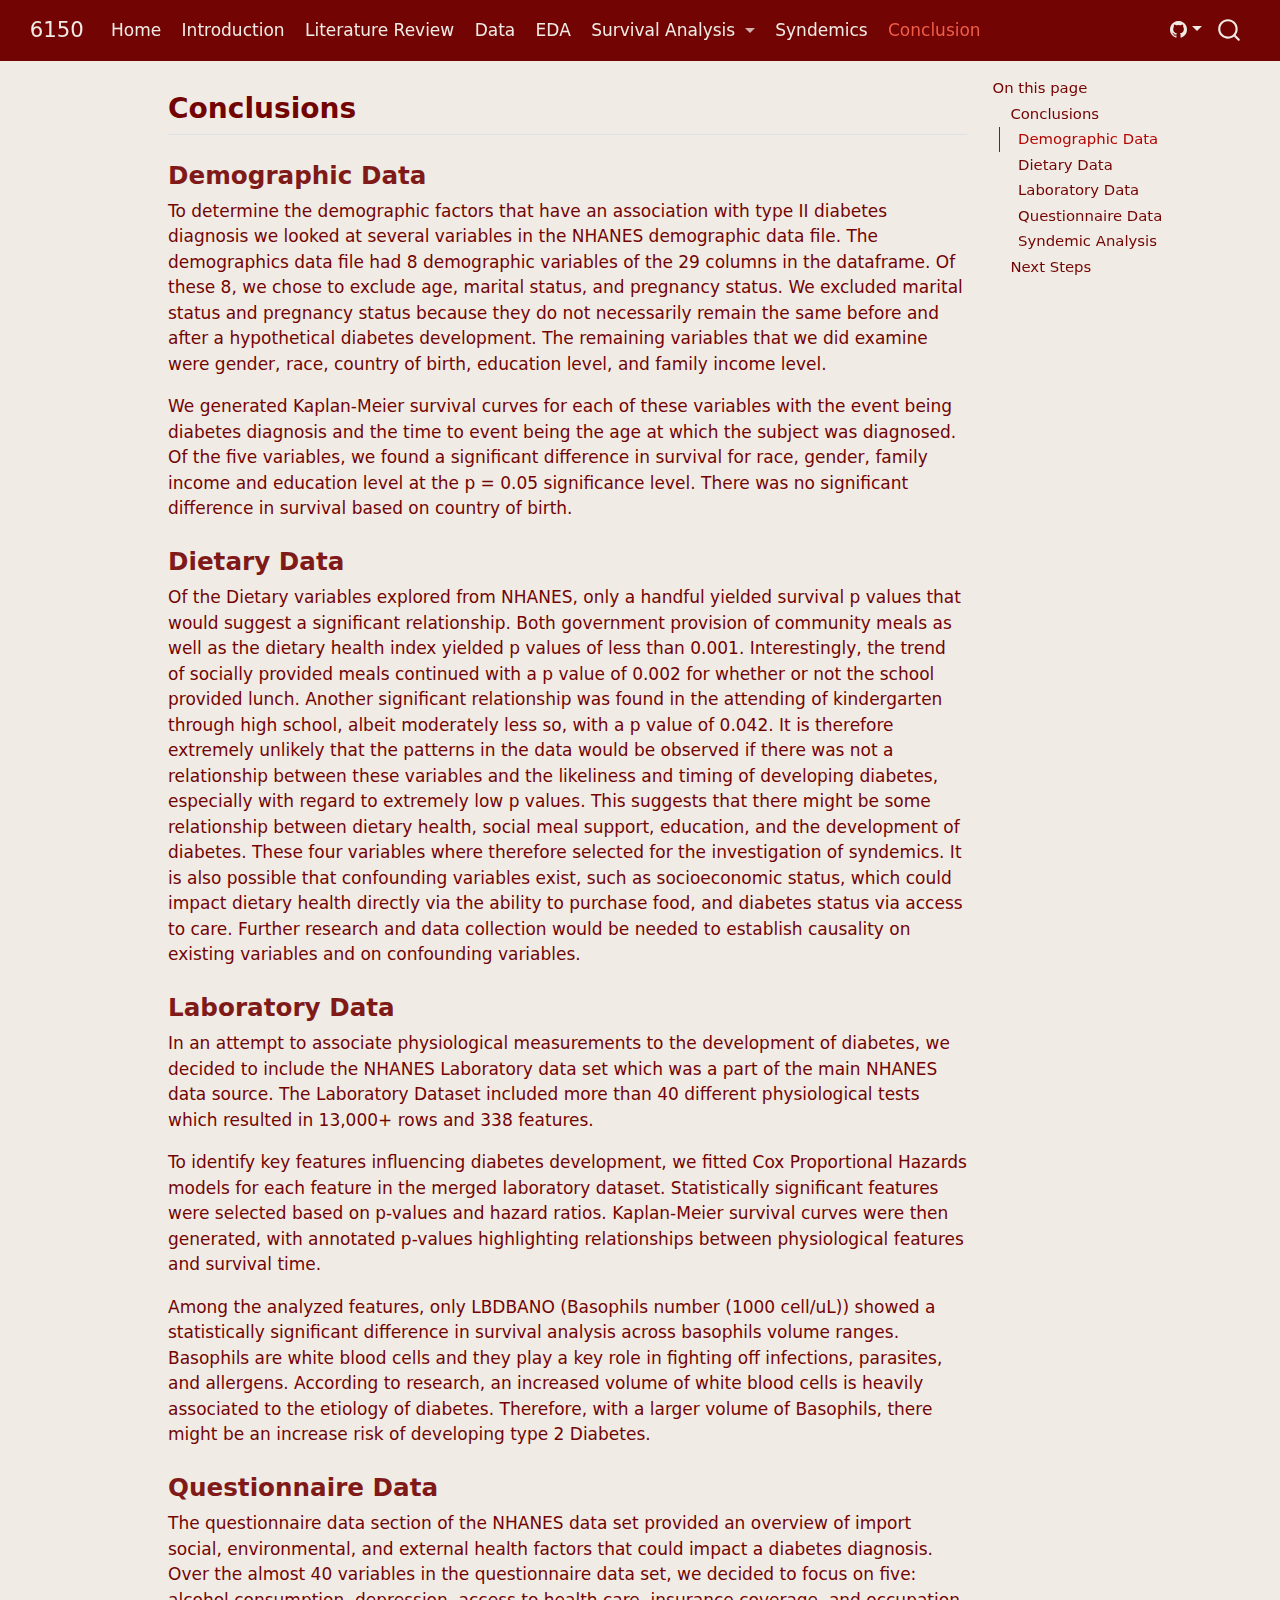
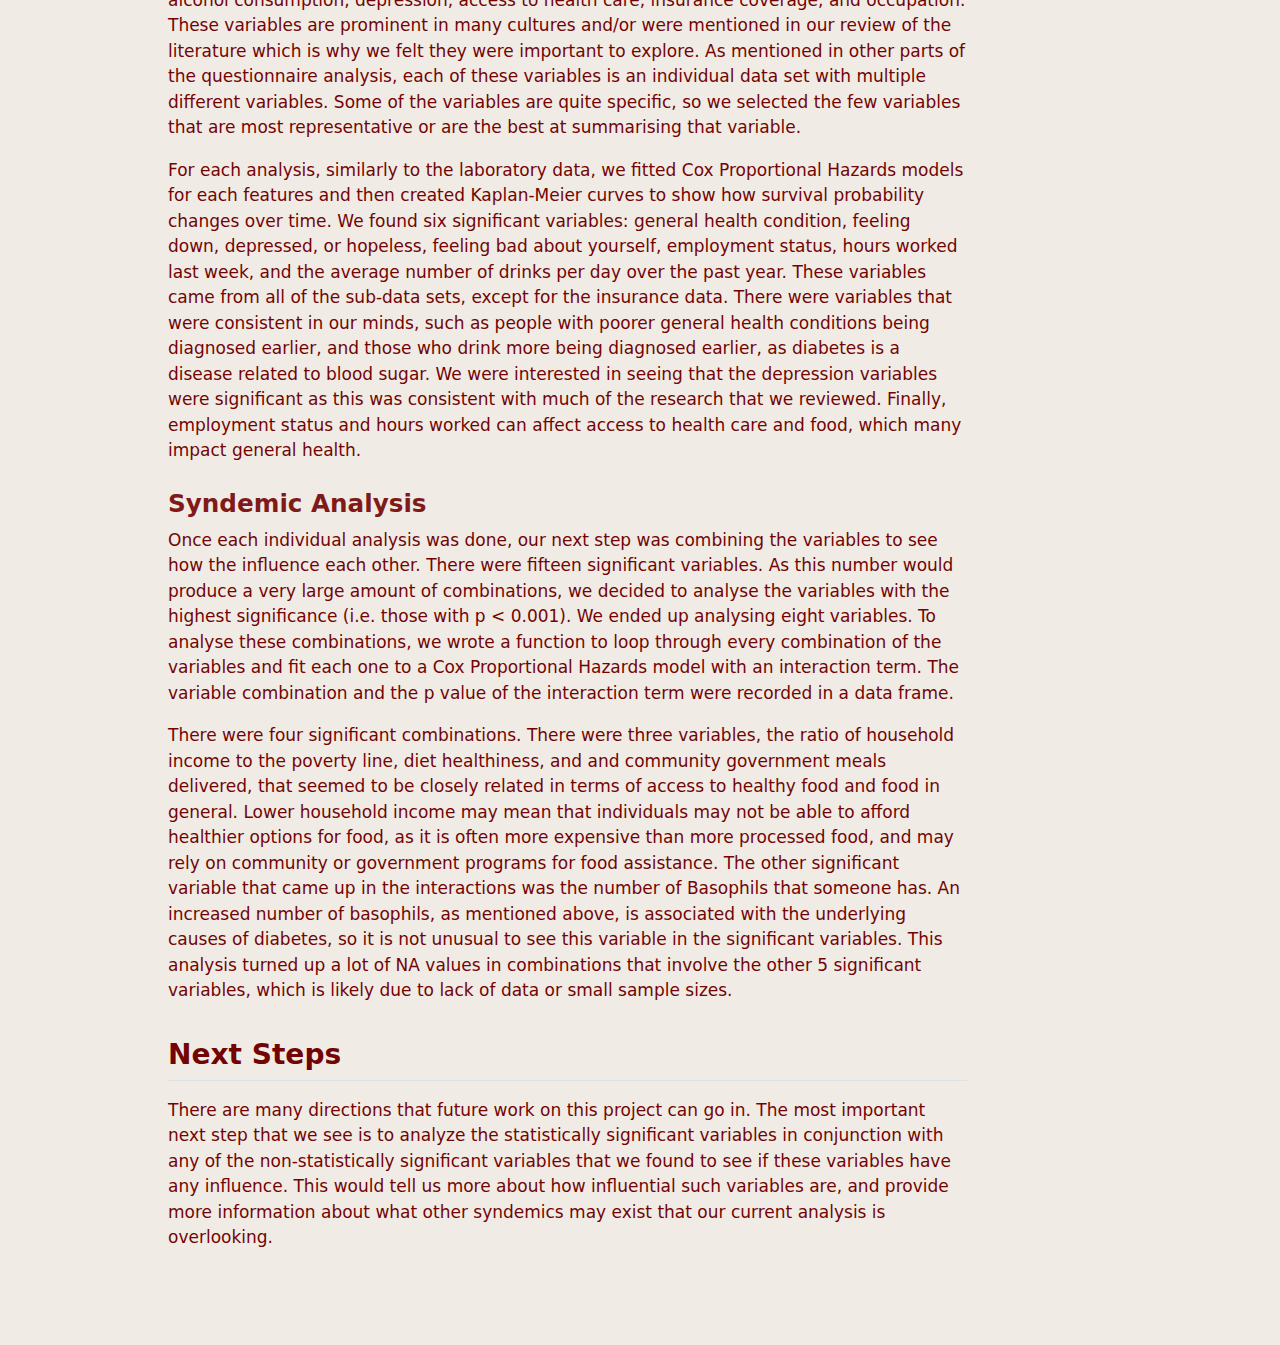
<file: conclusion.html>
<!DOCTYPE html>
<html xmlns="http://www.w3.org/1999/xhtml" lang="en" xml:lang="en"><head>

<meta charset="utf-8">
<meta name="generator" content="quarto-1.4.553">

<meta name="viewport" content="width=device-width, initial-scale=1.0, user-scalable=yes">


<title>6150</title>
<style>
code{white-space: pre-wrap;}
span.smallcaps{font-variant: small-caps;}
div.columns{display: flex; gap: min(4vw, 1.5em);}
div.column{flex: auto; overflow-x: auto;}
div.hanging-indent{margin-left: 1.5em; text-indent: -1.5em;}
ul.task-list{list-style: none;}
ul.task-list li input[type="checkbox"] {
  width: 0.8em;
  margin: 0 0.8em 0.2em -1em; /* quarto-specific, see https://github.com/quarto-dev/quarto-cli/issues/4556 */ 
  vertical-align: middle;
}
</style>


<script src="site_libs/quarto-nav/quarto-nav.js"></script>
<script src="site_libs/quarto-nav/headroom.min.js"></script>
<script src="site_libs/clipboard/clipboard.min.js"></script>
<script src="site_libs/quarto-search/autocomplete.umd.js"></script>
<script src="site_libs/quarto-search/fuse.min.js"></script>
<script src="site_libs/quarto-search/quarto-search.js"></script>
<meta name="quarto:offset" content="./">
<script src="site_libs/quarto-html/quarto.js"></script>
<script src="site_libs/quarto-html/popper.min.js"></script>
<script src="site_libs/quarto-html/tippy.umd.min.js"></script>
<script src="site_libs/quarto-html/anchor.min.js"></script>
<link href="site_libs/quarto-html/tippy.css" rel="stylesheet">
<link href="site_libs/quarto-html/quarto-syntax-highlighting.css" rel="stylesheet" id="quarto-text-highlighting-styles">
<script src="site_libs/bootstrap/bootstrap.min.js"></script>
<link href="site_libs/bootstrap/bootstrap-icons.css" rel="stylesheet">
<link href="site_libs/bootstrap/bootstrap.min.css" rel="stylesheet" id="quarto-bootstrap" data-mode="light">
<script id="quarto-search-options" type="application/json">{
  "location": "navbar",
  "copy-button": false,
  "collapse-after": 3,
  "panel-placement": "end",
  "type": "overlay",
  "limit": 50,
  "keyboard-shortcut": [
    "f",
    "/",
    "s"
  ],
  "show-item-context": false,
  "language": {
    "search-no-results-text": "No results",
    "search-matching-documents-text": "matching documents",
    "search-copy-link-title": "Copy link to search",
    "search-hide-matches-text": "Hide additional matches",
    "search-more-match-text": "more match in this document",
    "search-more-matches-text": "more matches in this document",
    "search-clear-button-title": "Clear",
    "search-text-placeholder": "",
    "search-detached-cancel-button-title": "Cancel",
    "search-submit-button-title": "Submit",
    "search-label": "Search"
  }
}</script>


</head>

<body class="nav-fixed">

<div id="quarto-search-results"></div>
  <header id="quarto-header" class="headroom fixed-top">
    <nav class="navbar navbar-expand-lg " data-bs-theme="dark">
      <div class="navbar-container container-fluid">
      <div class="navbar-brand-container mx-auto">
    <a class="navbar-brand" href="./index.html">
    <span class="navbar-title">6150</span>
    </a>
  </div>
            <div id="quarto-search" class="" title="Search"></div>
          <button class="navbar-toggler" type="button" data-bs-toggle="collapse" data-bs-target="#navbarCollapse" aria-controls="navbarCollapse" aria-expanded="false" aria-label="Toggle navigation" onclick="if (window.quartoToggleHeadroom) { window.quartoToggleHeadroom(); }">
  <span class="navbar-toggler-icon"></span>
</button>
          <div class="collapse navbar-collapse" id="navbarCollapse">
            <ul class="navbar-nav navbar-nav-scroll me-auto">
  <li class="nav-item">
    <a class="nav-link" href="./index.html"> 
<span class="menu-text">Home</span></a>
  </li>  
  <li class="nav-item">
    <a class="nav-link" href="./introduction.html"> 
<span class="menu-text">Introduction</span></a>
  </li>  
  <li class="nav-item">
    <a class="nav-link" href="./lit_review.html"> 
<span class="menu-text">Literature Review</span></a>
  </li>  
  <li class="nav-item">
    <a class="nav-link" href="./data.html"> 
<span class="menu-text">Data</span></a>
  </li>  
  <li class="nav-item">
    <a class="nav-link" href="./eda.html"> 
<span class="menu-text">EDA</span></a>
  </li>  
  <li class="nav-item dropdown ">
    <a class="nav-link dropdown-toggle" href="#" id="nav-menu-survival-analysis" role="button" data-bs-toggle="dropdown" aria-expanded="false">
 <span class="menu-text">Survival Analysis</span>
    </a>
    <ul class="dropdown-menu" aria-labelledby="nav-menu-survival-analysis">    
        <li>
    <a class="dropdown-item" href="./survival_analysis/demographics_analysis.html">
 <span class="dropdown-text">Demographics Survival Analysis</span></a>
  </li>  
        <li>
    <a class="dropdown-item" href="./survival_analysis/health_behavior_survival.html">
 <span class="dropdown-text">Dietary Survival Analysis</span></a>
  </li>  
        <li>
    <a class="dropdown-item" href="./survival_analysis/questionnaire_analysis.html">
 <span class="dropdown-text">Questionnaire Survival Analysis</span></a>
  </li>  
        <li>
    <a class="dropdown-item" href="./survival_analysis/lab_analysis.html">
 <span class="dropdown-text">Laboratory Survival Analysis</span></a>
  </li>  
    </ul>
  </li>
  <li class="nav-item">
    <a class="nav-link" href="./syndemic_analysis.html"> 
<span class="menu-text">Syndemics</span></a>
  </li>  
  <li class="nav-item">
    <a class="nav-link active" href="./conclusion.html" aria-current="page"> 
<span class="menu-text">Conclusion</span></a>
  </li>  
</ul>
          </div> <!-- /navcollapse -->
          <div class="quarto-navbar-tools">
    <div class="dropdown">
      <a href="" title="" id="quarto-navigation-tool-dropdown-0" class="quarto-navigation-tool dropdown-toggle px-1" data-bs-toggle="dropdown" aria-expanded="false" aria-label=""><i class="bi bi-github"></i></a>
      <ul class="dropdown-menu" aria-labelledby="quarto-navigation-tool-dropdown-0">
          <li>
            <a class="dropdown-item quarto-navbar-tools-item" href="https://github.com/gu-dsan6150/fall-2024-project-team-01">
            Github Repo
            </a>
          </li>
      </ul>
    </div>
</div>
      </div> <!-- /container-fluid -->
    </nav>
</header>
<!-- content -->
<div id="quarto-content" class="quarto-container page-columns page-rows-contents page-layout-article page-navbar">
<!-- sidebar -->
<!-- margin-sidebar -->
    <div id="quarto-margin-sidebar" class="sidebar margin-sidebar">
        <nav id="TOC" role="doc-toc" class="toc-active">
    <h2 id="toc-title">On this page</h2>
   
  <ul>
  <li><a href="#conclusions" id="toc-conclusions" class="nav-link active" data-scroll-target="#conclusions">Conclusions</a>
  <ul class="collapse">
  <li><a href="#demographic-data" id="toc-demographic-data" class="nav-link" data-scroll-target="#demographic-data">Demographic Data</a></li>
  <li><a href="#dietary-data" id="toc-dietary-data" class="nav-link" data-scroll-target="#dietary-data">Dietary Data</a></li>
  <li><a href="#laboratory-data" id="toc-laboratory-data" class="nav-link" data-scroll-target="#laboratory-data">Laboratory Data</a></li>
  <li><a href="#questionnaire-data" id="toc-questionnaire-data" class="nav-link" data-scroll-target="#questionnaire-data">Questionnaire Data</a></li>
  <li><a href="#syndemic-analysis" id="toc-syndemic-analysis" class="nav-link" data-scroll-target="#syndemic-analysis">Syndemic Analysis</a></li>
  </ul></li>
  <li><a href="#next-steps" id="toc-next-steps" class="nav-link" data-scroll-target="#next-steps">Next Steps</a></li>
  </ul>
</nav>
    </div>
<!-- main -->
<main class="content" id="quarto-document-content">




<section id="conclusions" class="level2">
<h2 class="anchored" data-anchor-id="conclusions">Conclusions</h2>
<section id="demographic-data" class="level3">
<h3 class="anchored" data-anchor-id="demographic-data">Demographic Data</h3>
<p>To determine the demographic factors that have an association with type II diabetes diagnosis we looked at several variables in the NHANES demographic data file. The demographics data file had 8 demographic variables of the 29 columns in the dataframe. Of these 8, we chose to exclude age, marital status, and pregnancy status. We excluded marital status and pregnancy status because they do not necessarily remain the same before and after a hypothetical diabetes development. The remaining variables that we did examine were gender, race, country of birth, education level, and family income level.</p>
<p>We generated Kaplan-Meier survival curves for each of these variables with the event being diabetes diagnosis and the time to event being the age at which the subject was diagnosed. Of the five variables, we found a significant difference in survival for race, gender, family income and education level at the p = 0.05 significance level. There was no significant difference in survival based on country of birth.</p>
</section>
<section id="dietary-data" class="level3">
<h3 class="anchored" data-anchor-id="dietary-data">Dietary Data</h3>
<p>Of the Dietary variables explored from NHANES, only a handful yielded survival p values that would suggest a significant relationship. Both government provision of community meals as well as the dietary health index yielded p values of less than 0.001. Interestingly, the trend of socially provided meals continued with a p value of 0.002 for whether or not the school provided lunch. Another significant relationship was found in the attending of kindergarten through high school, albeit moderately less so, with a p value of 0.042. It is therefore extremely unlikely that the patterns in the data would be observed if there was not a relationship between these variables and the likeliness and timing of developing diabetes, especially with regard to extremely low p values. This suggests that there might be some relationship between dietary health, social meal support, education, and the development of diabetes. These four variables where therefore selected for the investigation of syndemics. It is also possible that confounding variables exist, such as socioeconomic status, which could impact dietary health directly via the ability to purchase food, and diabetes status via access to care. Further research and data collection would be needed to establish causality on existing variables and on confounding variables.</p>
</section>
<section id="laboratory-data" class="level3">
<h3 class="anchored" data-anchor-id="laboratory-data">Laboratory Data</h3>
<p>In an attempt to associate physiological measurements to the development of diabetes, we decided to include the NHANES Laboratory data set which was a part of the main NHANES data source. The Laboratory Dataset included more than 40 different physiological tests which resulted in 13,000+ rows and 338 features.</p>
<p>To identify key features influencing diabetes development, we fitted Cox Proportional Hazards models for each feature in the merged laboratory dataset. Statistically significant features were selected based on p-values and hazard ratios. Kaplan-Meier survival curves were then generated, with annotated p-values highlighting relationships between physiological features and survival time.</p>
<p>Among the analyzed features, only LBDBANO (Basophils number (1000 cell/uL)) showed a statistically significant difference in survival analysis across basophils volume ranges. Basophils are white blood cells and they play a key role in fighting off infections, parasites, and allergens. According to research, an increased volume of white blood cells is heavily associated to the etiology of diabetes. Therefore, with a larger volume of Basophils, there might be an increase risk of developing type 2 Diabetes.</p>
</section>
<section id="questionnaire-data" class="level3">
<h3 class="anchored" data-anchor-id="questionnaire-data">Questionnaire Data</h3>
<p>The questionnaire data section of the NHANES data set provided an overview of import social, environmental, and external health factors that could impact a diabetes diagnosis. Over the almost 40 variables in the questionnaire data set, we decided to focus on five: alcohol consumption, depression, access to health care, insurance coverage, and occupation. These variables are prominent in many cultures and/or were mentioned in our review of the literature which is why we felt they were important to explore. As mentioned in other parts of the questionnaire analysis, each of these variables is an individual data set with multiple different variables. Some of the variables are quite specific, so we selected the few variables that are most representative or are the best at summarising that variable.</p>
<p>For each analysis, similarly to the laboratory data, we fitted Cox Proportional Hazards models for each features and then created Kaplan-Meier curves to show how survival probability changes over time. We found six significant variables: general health condition, feeling down, depressed, or hopeless, feeling bad about yourself, employment status, hours worked last week, and the average number of drinks per day over the past year. These variables came from all of the sub-data sets, except for the insurance data. There were variables that were consistent in our minds, such as people with poorer general health conditions being diagnosed earlier, and those who drink more being diagnosed earlier, as diabetes is a disease related to blood sugar. We were interested in seeing that the depression variables were significant as this was consistent with much of the research that we reviewed. Finally, employment status and hours worked can affect access to health care and food, which many impact general health.</p>
</section>
<section id="syndemic-analysis" class="level3">
<h3 class="anchored" data-anchor-id="syndemic-analysis">Syndemic Analysis</h3>
<p>Once each individual analysis was done, our next step was combining the variables to see how the influence each other. There were fifteen significant variables. As this number would produce a very large amount of combinations, we decided to analyse the variables with the highest significance (i.e.&nbsp;those with p &lt; 0.001). We ended up analysing eight variables. To analyse these combinations, we wrote a function to loop through every combination of the variables and fit each one to a Cox Proportional Hazards model with an interaction term. The variable combination and the p value of the interaction term were recorded in a data frame.</p>
<p>There were four significant combinations. There were three variables, the ratio of household income to the poverty line, diet healthiness, and and community government meals delivered, that seemed to be closely related in terms of access to healthy food and food in general. Lower household income may mean that individuals may not be able to afford healthier options for food, as it is often more expensive than more processed food, and may rely on community or government programs for food assistance. The other significant variable that came up in the interactions was the number of Basophils that someone has. An increased number of basophils, as mentioned above, is associated with the underlying causes of diabetes, so it is not unusual to see this variable in the significant variables. This analysis turned up a lot of NA values in combinations that involve the other 5 significant variables, which is likely due to lack of data or small sample sizes.</p>
</section>
</section>
<section id="next-steps" class="level2">
<h2 class="anchored" data-anchor-id="next-steps">Next Steps</h2>
<p>There are many directions that future work on this project can go in. The most important next step that we see is to analyze the statistically significant variables in conjunction with any of the non-statistically significant variables that we found to see if these variables have any influence. This would tell us more about how influential such variables are, and provide more information about what other syndemics may exist that our current analysis is overlooking.</p>


</section>

</main> <!-- /main -->
<script id="quarto-html-after-body" type="application/javascript">
window.document.addEventListener("DOMContentLoaded", function (event) {
  const toggleBodyColorMode = (bsSheetEl) => {
    const mode = bsSheetEl.getAttribute("data-mode");
    const bodyEl = window.document.querySelector("body");
    if (mode === "dark") {
      bodyEl.classList.add("quarto-dark");
      bodyEl.classList.remove("quarto-light");
    } else {
      bodyEl.classList.add("quarto-light");
      bodyEl.classList.remove("quarto-dark");
    }
  }
  const toggleBodyColorPrimary = () => {
    const bsSheetEl = window.document.querySelector("link#quarto-bootstrap");
    if (bsSheetEl) {
      toggleBodyColorMode(bsSheetEl);
    }
  }
  toggleBodyColorPrimary();  
  const icon = "";
  const anchorJS = new window.AnchorJS();
  anchorJS.options = {
    placement: 'right',
    icon: icon
  };
  anchorJS.add('.anchored');
  const isCodeAnnotation = (el) => {
    for (const clz of el.classList) {
      if (clz.startsWith('code-annotation-')) {                     
        return true;
      }
    }
    return false;
  }
  const clipboard = new window.ClipboardJS('.code-copy-button', {
    text: function(trigger) {
      const codeEl = trigger.previousElementSibling.cloneNode(true);
      for (const childEl of codeEl.children) {
        if (isCodeAnnotation(childEl)) {
          childEl.remove();
        }
      }
      return codeEl.innerText;
    }
  });
  clipboard.on('success', function(e) {
    // button target
    const button = e.trigger;
    // don't keep focus
    button.blur();
    // flash "checked"
    button.classList.add('code-copy-button-checked');
    var currentTitle = button.getAttribute("title");
    button.setAttribute("title", "Copied!");
    let tooltip;
    if (window.bootstrap) {
      button.setAttribute("data-bs-toggle", "tooltip");
      button.setAttribute("data-bs-placement", "left");
      button.setAttribute("data-bs-title", "Copied!");
      tooltip = new bootstrap.Tooltip(button, 
        { trigger: "manual", 
          customClass: "code-copy-button-tooltip",
          offset: [0, -8]});
      tooltip.show();    
    }
    setTimeout(function() {
      if (tooltip) {
        tooltip.hide();
        button.removeAttribute("data-bs-title");
        button.removeAttribute("data-bs-toggle");
        button.removeAttribute("data-bs-placement");
      }
      button.setAttribute("title", currentTitle);
      button.classList.remove('code-copy-button-checked');
    }, 1000);
    // clear code selection
    e.clearSelection();
  });
    var localhostRegex = new RegExp(/^(?:http|https):\/\/localhost\:?[0-9]*\//);
    var mailtoRegex = new RegExp(/^mailto:/);
      var filterRegex = new RegExp('/' + window.location.host + '/');
    var isInternal = (href) => {
        return filterRegex.test(href) || localhostRegex.test(href) || mailtoRegex.test(href);
    }
    // Inspect non-navigation links and adorn them if external
 	var links = window.document.querySelectorAll('a[href]:not(.nav-link):not(.navbar-brand):not(.toc-action):not(.sidebar-link):not(.sidebar-item-toggle):not(.pagination-link):not(.no-external):not([aria-hidden]):not(.dropdown-item):not(.quarto-navigation-tool)');
    for (var i=0; i<links.length; i++) {
      const link = links[i];
      if (!isInternal(link.href)) {
        // undo the damage that might have been done by quarto-nav.js in the case of
        // links that we want to consider external
        if (link.dataset.originalHref !== undefined) {
          link.href = link.dataset.originalHref;
        }
      }
    }
  function tippyHover(el, contentFn, onTriggerFn, onUntriggerFn) {
    const config = {
      allowHTML: true,
      maxWidth: 500,
      delay: 100,
      arrow: false,
      appendTo: function(el) {
          return el.parentElement;
      },
      interactive: true,
      interactiveBorder: 10,
      theme: 'quarto',
      placement: 'bottom-start',
    };
    if (contentFn) {
      config.content = contentFn;
    }
    if (onTriggerFn) {
      config.onTrigger = onTriggerFn;
    }
    if (onUntriggerFn) {
      config.onUntrigger = onUntriggerFn;
    }
    window.tippy(el, config); 
  }
  const noterefs = window.document.querySelectorAll('a[role="doc-noteref"]');
  for (var i=0; i<noterefs.length; i++) {
    const ref = noterefs[i];
    tippyHover(ref, function() {
      // use id or data attribute instead here
      let href = ref.getAttribute('data-footnote-href') || ref.getAttribute('href');
      try { href = new URL(href).hash; } catch {}
      const id = href.replace(/^#\/?/, "");
      const note = window.document.getElementById(id);
      if (note) {
        return note.innerHTML;
      } else {
        return "";
      }
    });
  }
  const xrefs = window.document.querySelectorAll('a.quarto-xref');
  const processXRef = (id, note) => {
    // Strip column container classes
    const stripColumnClz = (el) => {
      el.classList.remove("page-full", "page-columns");
      if (el.children) {
        for (const child of el.children) {
          stripColumnClz(child);
        }
      }
    }
    stripColumnClz(note)
    if (id === null || id.startsWith('sec-')) {
      // Special case sections, only their first couple elements
      const container = document.createElement("div");
      if (note.children && note.children.length > 2) {
        container.appendChild(note.children[0].cloneNode(true));
        for (let i = 1; i < note.children.length; i++) {
          const child = note.children[i];
          if (child.tagName === "P" && child.innerText === "") {
            continue;
          } else {
            container.appendChild(child.cloneNode(true));
            break;
          }
        }
        if (window.Quarto?.typesetMath) {
          window.Quarto.typesetMath(container);
        }
        return container.innerHTML
      } else {
        if (window.Quarto?.typesetMath) {
          window.Quarto.typesetMath(note);
        }
        return note.innerHTML;
      }
    } else {
      // Remove any anchor links if they are present
      const anchorLink = note.querySelector('a.anchorjs-link');
      if (anchorLink) {
        anchorLink.remove();
      }
      if (window.Quarto?.typesetMath) {
        window.Quarto.typesetMath(note);
      }
      // TODO in 1.5, we should make sure this works without a callout special case
      if (note.classList.contains("callout")) {
        return note.outerHTML;
      } else {
        return note.innerHTML;
      }
    }
  }
  for (var i=0; i<xrefs.length; i++) {
    const xref = xrefs[i];
    tippyHover(xref, undefined, function(instance) {
      instance.disable();
      let url = xref.getAttribute('href');
      let hash = undefined; 
      if (url.startsWith('#')) {
        hash = url;
      } else {
        try { hash = new URL(url).hash; } catch {}
      }
      if (hash) {
        const id = hash.replace(/^#\/?/, "");
        const note = window.document.getElementById(id);
        if (note !== null) {
          try {
            const html = processXRef(id, note.cloneNode(true));
            instance.setContent(html);
          } finally {
            instance.enable();
            instance.show();
          }
        } else {
          // See if we can fetch this
          fetch(url.split('#')[0])
          .then(res => res.text())
          .then(html => {
            const parser = new DOMParser();
            const htmlDoc = parser.parseFromString(html, "text/html");
            const note = htmlDoc.getElementById(id);
            if (note !== null) {
              const html = processXRef(id, note);
              instance.setContent(html);
            } 
          }).finally(() => {
            instance.enable();
            instance.show();
          });
        }
      } else {
        // See if we can fetch a full url (with no hash to target)
        // This is a special case and we should probably do some content thinning / targeting
        fetch(url)
        .then(res => res.text())
        .then(html => {
          const parser = new DOMParser();
          const htmlDoc = parser.parseFromString(html, "text/html");
          const note = htmlDoc.querySelector('main.content');
          if (note !== null) {
            // This should only happen for chapter cross references
            // (since there is no id in the URL)
            // remove the first header
            if (note.children.length > 0 && note.children[0].tagName === "HEADER") {
              note.children[0].remove();
            }
            const html = processXRef(null, note);
            instance.setContent(html);
          } 
        }).finally(() => {
          instance.enable();
          instance.show();
        });
      }
    }, function(instance) {
    });
  }
      let selectedAnnoteEl;
      const selectorForAnnotation = ( cell, annotation) => {
        let cellAttr = 'data-code-cell="' + cell + '"';
        let lineAttr = 'data-code-annotation="' +  annotation + '"';
        const selector = 'span[' + cellAttr + '][' + lineAttr + ']';
        return selector;
      }
      const selectCodeLines = (annoteEl) => {
        const doc = window.document;
        const targetCell = annoteEl.getAttribute("data-target-cell");
        const targetAnnotation = annoteEl.getAttribute("data-target-annotation");
        const annoteSpan = window.document.querySelector(selectorForAnnotation(targetCell, targetAnnotation));
        const lines = annoteSpan.getAttribute("data-code-lines").split(",");
        const lineIds = lines.map((line) => {
          return targetCell + "-" + line;
        })
        let top = null;
        let height = null;
        let parent = null;
        if (lineIds.length > 0) {
            //compute the position of the single el (top and bottom and make a div)
            const el = window.document.getElementById(lineIds[0]);
            top = el.offsetTop;
            height = el.offsetHeight;
            parent = el.parentElement.parentElement;
          if (lineIds.length > 1) {
            const lastEl = window.document.getElementById(lineIds[lineIds.length - 1]);
            const bottom = lastEl.offsetTop + lastEl.offsetHeight;
            height = bottom - top;
          }
          if (top !== null && height !== null && parent !== null) {
            // cook up a div (if necessary) and position it 
            let div = window.document.getElementById("code-annotation-line-highlight");
            if (div === null) {
              div = window.document.createElement("div");
              div.setAttribute("id", "code-annotation-line-highlight");
              div.style.position = 'absolute';
              parent.appendChild(div);
            }
            div.style.top = top - 2 + "px";
            div.style.height = height + 4 + "px";
            div.style.left = 0;
            let gutterDiv = window.document.getElementById("code-annotation-line-highlight-gutter");
            if (gutterDiv === null) {
              gutterDiv = window.document.createElement("div");
              gutterDiv.setAttribute("id", "code-annotation-line-highlight-gutter");
              gutterDiv.style.position = 'absolute';
              const codeCell = window.document.getElementById(targetCell);
              const gutter = codeCell.querySelector('.code-annotation-gutter');
              gutter.appendChild(gutterDiv);
            }
            gutterDiv.style.top = top - 2 + "px";
            gutterDiv.style.height = height + 4 + "px";
          }
          selectedAnnoteEl = annoteEl;
        }
      };
      const unselectCodeLines = () => {
        const elementsIds = ["code-annotation-line-highlight", "code-annotation-line-highlight-gutter"];
        elementsIds.forEach((elId) => {
          const div = window.document.getElementById(elId);
          if (div) {
            div.remove();
          }
        });
        selectedAnnoteEl = undefined;
      };
        // Handle positioning of the toggle
    window.addEventListener(
      "resize",
      throttle(() => {
        elRect = undefined;
        if (selectedAnnoteEl) {
          selectCodeLines(selectedAnnoteEl);
        }
      }, 10)
    );
    function throttle(fn, ms) {
    let throttle = false;
    let timer;
      return (...args) => {
        if(!throttle) { // first call gets through
            fn.apply(this, args);
            throttle = true;
        } else { // all the others get throttled
            if(timer) clearTimeout(timer); // cancel #2
            timer = setTimeout(() => {
              fn.apply(this, args);
              timer = throttle = false;
            }, ms);
        }
      };
    }
      // Attach click handler to the DT
      const annoteDls = window.document.querySelectorAll('dt[data-target-cell]');
      for (const annoteDlNode of annoteDls) {
        annoteDlNode.addEventListener('click', (event) => {
          const clickedEl = event.target;
          if (clickedEl !== selectedAnnoteEl) {
            unselectCodeLines();
            const activeEl = window.document.querySelector('dt[data-target-cell].code-annotation-active');
            if (activeEl) {
              activeEl.classList.remove('code-annotation-active');
            }
            selectCodeLines(clickedEl);
            clickedEl.classList.add('code-annotation-active');
          } else {
            // Unselect the line
            unselectCodeLines();
            clickedEl.classList.remove('code-annotation-active');
          }
        });
      }
  const findCites = (el) => {
    const parentEl = el.parentElement;
    if (parentEl) {
      const cites = parentEl.dataset.cites;
      if (cites) {
        return {
          el,
          cites: cites.split(' ')
        };
      } else {
        return findCites(el.parentElement)
      }
    } else {
      return undefined;
    }
  };
  var bibliorefs = window.document.querySelectorAll('a[role="doc-biblioref"]');
  for (var i=0; i<bibliorefs.length; i++) {
    const ref = bibliorefs[i];
    const citeInfo = findCites(ref);
    if (citeInfo) {
      tippyHover(citeInfo.el, function() {
        var popup = window.document.createElement('div');
        citeInfo.cites.forEach(function(cite) {
          var citeDiv = window.document.createElement('div');
          citeDiv.classList.add('hanging-indent');
          citeDiv.classList.add('csl-entry');
          var biblioDiv = window.document.getElementById('ref-' + cite);
          if (biblioDiv) {
            citeDiv.innerHTML = biblioDiv.innerHTML;
          }
          popup.appendChild(citeDiv);
        });
        return popup.innerHTML;
      });
    }
  }
});
</script>
</div> <!-- /content -->




</body></html>
</file>
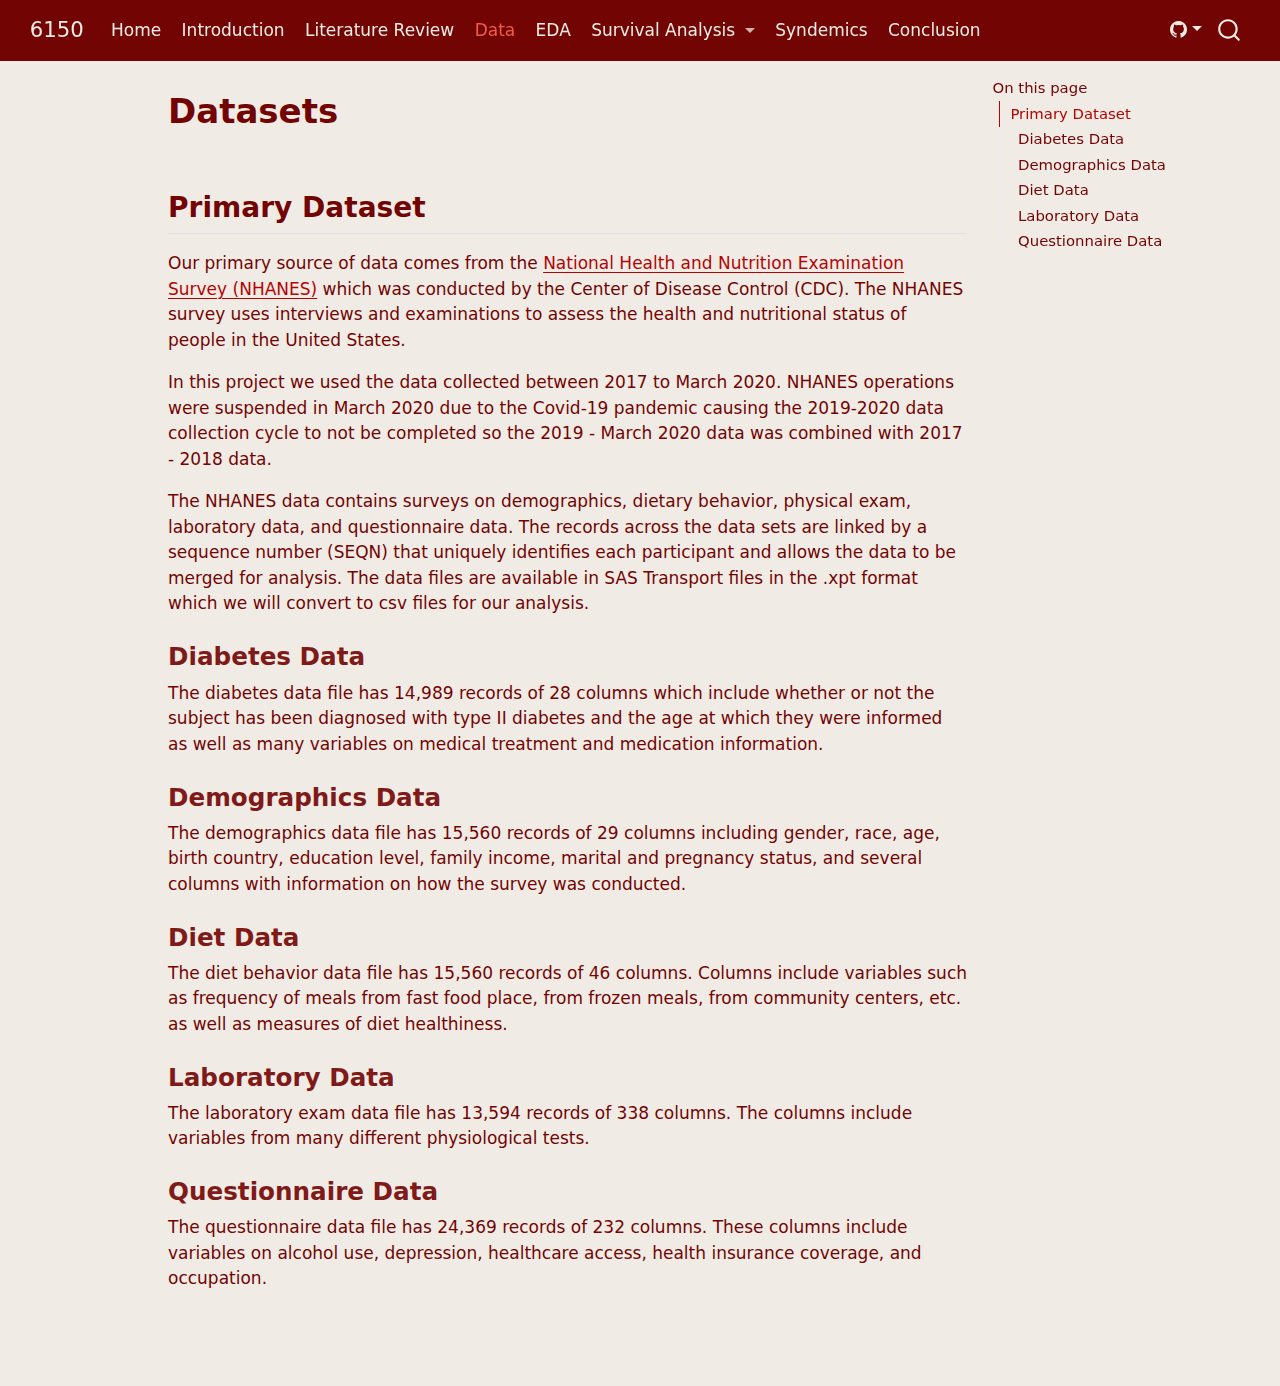
<file: data.html>
<!DOCTYPE html>
<html xmlns="http://www.w3.org/1999/xhtml" lang="en" xml:lang="en"><head>

<meta charset="utf-8">
<meta name="generator" content="quarto-1.4.553">

<meta name="viewport" content="width=device-width, initial-scale=1.0, user-scalable=yes">


<title>6150 - Datasets</title>
<style>
code{white-space: pre-wrap;}
span.smallcaps{font-variant: small-caps;}
div.columns{display: flex; gap: min(4vw, 1.5em);}
div.column{flex: auto; overflow-x: auto;}
div.hanging-indent{margin-left: 1.5em; text-indent: -1.5em;}
ul.task-list{list-style: none;}
ul.task-list li input[type="checkbox"] {
  width: 0.8em;
  margin: 0 0.8em 0.2em -1em; /* quarto-specific, see https://github.com/quarto-dev/quarto-cli/issues/4556 */ 
  vertical-align: middle;
}
</style>


<script src="site_libs/quarto-nav/quarto-nav.js"></script>
<script src="site_libs/quarto-nav/headroom.min.js"></script>
<script src="site_libs/clipboard/clipboard.min.js"></script>
<script src="site_libs/quarto-search/autocomplete.umd.js"></script>
<script src="site_libs/quarto-search/fuse.min.js"></script>
<script src="site_libs/quarto-search/quarto-search.js"></script>
<meta name="quarto:offset" content="./">
<script src="site_libs/quarto-html/quarto.js"></script>
<script src="site_libs/quarto-html/popper.min.js"></script>
<script src="site_libs/quarto-html/tippy.umd.min.js"></script>
<script src="site_libs/quarto-html/anchor.min.js"></script>
<link href="site_libs/quarto-html/tippy.css" rel="stylesheet">
<link href="site_libs/quarto-html/quarto-syntax-highlighting.css" rel="stylesheet" id="quarto-text-highlighting-styles">
<script src="site_libs/bootstrap/bootstrap.min.js"></script>
<link href="site_libs/bootstrap/bootstrap-icons.css" rel="stylesheet">
<link href="site_libs/bootstrap/bootstrap.min.css" rel="stylesheet" id="quarto-bootstrap" data-mode="light">
<script id="quarto-search-options" type="application/json">{
  "location": "navbar",
  "copy-button": false,
  "collapse-after": 3,
  "panel-placement": "end",
  "type": "overlay",
  "limit": 50,
  "keyboard-shortcut": [
    "f",
    "/",
    "s"
  ],
  "show-item-context": false,
  "language": {
    "search-no-results-text": "No results",
    "search-matching-documents-text": "matching documents",
    "search-copy-link-title": "Copy link to search",
    "search-hide-matches-text": "Hide additional matches",
    "search-more-match-text": "more match in this document",
    "search-more-matches-text": "more matches in this document",
    "search-clear-button-title": "Clear",
    "search-text-placeholder": "",
    "search-detached-cancel-button-title": "Cancel",
    "search-submit-button-title": "Submit",
    "search-label": "Search"
  }
}</script>


</head>

<body class="nav-fixed">

<div id="quarto-search-results"></div>
  <header id="quarto-header" class="headroom fixed-top">
    <nav class="navbar navbar-expand-lg " data-bs-theme="dark">
      <div class="navbar-container container-fluid">
      <div class="navbar-brand-container mx-auto">
    <a class="navbar-brand" href="./index.html">
    <span class="navbar-title">6150</span>
    </a>
  </div>
            <div id="quarto-search" class="" title="Search"></div>
          <button class="navbar-toggler" type="button" data-bs-toggle="collapse" data-bs-target="#navbarCollapse" aria-controls="navbarCollapse" aria-expanded="false" aria-label="Toggle navigation" onclick="if (window.quartoToggleHeadroom) { window.quartoToggleHeadroom(); }">
  <span class="navbar-toggler-icon"></span>
</button>
          <div class="collapse navbar-collapse" id="navbarCollapse">
            <ul class="navbar-nav navbar-nav-scroll me-auto">
  <li class="nav-item">
    <a class="nav-link" href="./index.html"> 
<span class="menu-text">Home</span></a>
  </li>  
  <li class="nav-item">
    <a class="nav-link" href="./introduction.html"> 
<span class="menu-text">Introduction</span></a>
  </li>  
  <li class="nav-item">
    <a class="nav-link" href="./lit_review.html"> 
<span class="menu-text">Literature Review</span></a>
  </li>  
  <li class="nav-item">
    <a class="nav-link active" href="./data.html" aria-current="page"> 
<span class="menu-text">Data</span></a>
  </li>  
  <li class="nav-item">
    <a class="nav-link" href="./eda.html"> 
<span class="menu-text">EDA</span></a>
  </li>  
  <li class="nav-item dropdown ">
    <a class="nav-link dropdown-toggle" href="#" id="nav-menu-survival-analysis" role="button" data-bs-toggle="dropdown" aria-expanded="false">
 <span class="menu-text">Survival Analysis</span>
    </a>
    <ul class="dropdown-menu" aria-labelledby="nav-menu-survival-analysis">    
        <li>
    <a class="dropdown-item" href="./survival_analysis/demographics_analysis.html">
 <span class="dropdown-text">Demographics Survival Analysis</span></a>
  </li>  
        <li>
    <a class="dropdown-item" href="./survival_analysis/health_behavior_survival.html">
 <span class="dropdown-text">Dietary Survival Analysis</span></a>
  </li>  
        <li>
    <a class="dropdown-item" href="./survival_analysis/questionnaire_analysis.html">
 <span class="dropdown-text">Questionnaire Survival Analysis</span></a>
  </li>  
        <li>
    <a class="dropdown-item" href="./survival_analysis/lab_analysis.html">
 <span class="dropdown-text">Laboratory Survival Analysis</span></a>
  </li>  
    </ul>
  </li>
  <li class="nav-item">
    <a class="nav-link" href="./syndemic_analysis.html"> 
<span class="menu-text">Syndemics</span></a>
  </li>  
  <li class="nav-item">
    <a class="nav-link" href="./conclusion.html"> 
<span class="menu-text">Conclusion</span></a>
  </li>  
</ul>
          </div> <!-- /navcollapse -->
          <div class="quarto-navbar-tools">
    <div class="dropdown">
      <a href="" title="" id="quarto-navigation-tool-dropdown-0" class="quarto-navigation-tool dropdown-toggle px-1" data-bs-toggle="dropdown" aria-expanded="false" aria-label=""><i class="bi bi-github"></i></a>
      <ul class="dropdown-menu" aria-labelledby="quarto-navigation-tool-dropdown-0">
          <li>
            <a class="dropdown-item quarto-navbar-tools-item" href="https://github.com/gu-dsan6150/fall-2024-project-team-01">
            Github Repo
            </a>
          </li>
      </ul>
    </div>
</div>
      </div> <!-- /container-fluid -->
    </nav>
</header>
<!-- content -->
<div id="quarto-content" class="quarto-container page-columns page-rows-contents page-layout-article page-navbar">
<!-- sidebar -->
<!-- margin-sidebar -->
    <div id="quarto-margin-sidebar" class="sidebar margin-sidebar">
        <nav id="TOC" role="doc-toc" class="toc-active">
    <h2 id="toc-title">On this page</h2>
   
  <ul>
  <li><a href="#primary-dataset" id="toc-primary-dataset" class="nav-link active" data-scroll-target="#primary-dataset">Primary Dataset</a>
  <ul class="collapse">
  <li><a href="#diabetes-data" id="toc-diabetes-data" class="nav-link" data-scroll-target="#diabetes-data">Diabetes Data</a></li>
  <li><a href="#demographics-data" id="toc-demographics-data" class="nav-link" data-scroll-target="#demographics-data">Demographics Data</a></li>
  <li><a href="#diet-data" id="toc-diet-data" class="nav-link" data-scroll-target="#diet-data">Diet Data</a></li>
  <li><a href="#laboratory-data" id="toc-laboratory-data" class="nav-link" data-scroll-target="#laboratory-data">Laboratory Data</a></li>
  <li><a href="#questionnaire-data" id="toc-questionnaire-data" class="nav-link" data-scroll-target="#questionnaire-data">Questionnaire Data</a></li>
  </ul></li>
  </ul>
</nav>
    </div>
<!-- main -->
<main class="content" id="quarto-document-content">

<header id="title-block-header" class="quarto-title-block default">
<div class="quarto-title">
<h1 class="title">Datasets</h1>
</div>



<div class="quarto-title-meta">

    
  
    
  </div>
  


</header>


<p><br></p>
<section id="primary-dataset" class="level2">
<h2 class="anchored" data-anchor-id="primary-dataset">Primary Dataset</h2>
<p>Our primary source of data comes from the <a href="https://wwwn.cdc.gov/nchs/nhanes/continuousnhanes/default.aspx?Cycle=2017-2020">National Health and Nutrition Examination Survey (NHANES)</a> which was conducted by the Center of Disease Control (CDC). The NHANES survey uses interviews and examinations to assess the health and nutritional status of people in the United States.</p>
<p>In this project we used the data collected between 2017 to March 2020. NHANES operations were suspended in March 2020 due to the Covid-19 pandemic causing the 2019-2020 data collection cycle to not be completed so the 2019 - March 2020 data was combined with 2017 - 2018 data.</p>
<p>The NHANES data contains surveys on demographics, dietary behavior, physical exam, laboratory data, and questionnaire data. The records across the data sets are linked by a sequence number (SEQN) that uniquely identifies each participant and allows the data to be merged for analysis. The data files are available in SAS Transport files in the .xpt format which we will convert to csv files for our analysis.</p>
<section id="diabetes-data" class="level3">
<h3 class="anchored" data-anchor-id="diabetes-data">Diabetes Data</h3>
<p>The diabetes data file has 14,989 records of 28 columns which include whether or not the subject has been diagnosed with type II diabetes and the age at which they were informed as well as many variables on medical treatment and medication information.</p>
</section>
<section id="demographics-data" class="level3">
<h3 class="anchored" data-anchor-id="demographics-data">Demographics Data</h3>
<p>The demographics data file has 15,560 records of 29 columns including gender, race, age, birth country, education level, family income, marital and pregnancy status, and several columns with information on how the survey was conducted.</p>
</section>
<section id="diet-data" class="level3">
<h3 class="anchored" data-anchor-id="diet-data">Diet Data</h3>
<p>The diet behavior data file has 15,560 records of 46 columns. Columns include variables such as frequency of meals from fast food place, from frozen meals, from community centers, etc. as well as measures of diet healthiness.</p>
</section>
<section id="laboratory-data" class="level3">
<h3 class="anchored" data-anchor-id="laboratory-data">Laboratory Data</h3>
<p>The laboratory exam data file has 13,594 records of 338 columns. The columns include variables from many different physiological tests.</p>
</section>
<section id="questionnaire-data" class="level3">
<h3 class="anchored" data-anchor-id="questionnaire-data">Questionnaire Data</h3>
<p>The questionnaire data file has 24,369 records of 232 columns. These columns include variables on alcohol use, depression, healthcare access, health insurance coverage, and occupation.</p>


</section>
</section>

</main> <!-- /main -->
<script id="quarto-html-after-body" type="application/javascript">
window.document.addEventListener("DOMContentLoaded", function (event) {
  const toggleBodyColorMode = (bsSheetEl) => {
    const mode = bsSheetEl.getAttribute("data-mode");
    const bodyEl = window.document.querySelector("body");
    if (mode === "dark") {
      bodyEl.classList.add("quarto-dark");
      bodyEl.classList.remove("quarto-light");
    } else {
      bodyEl.classList.add("quarto-light");
      bodyEl.classList.remove("quarto-dark");
    }
  }
  const toggleBodyColorPrimary = () => {
    const bsSheetEl = window.document.querySelector("link#quarto-bootstrap");
    if (bsSheetEl) {
      toggleBodyColorMode(bsSheetEl);
    }
  }
  toggleBodyColorPrimary();  
  const icon = "";
  const anchorJS = new window.AnchorJS();
  anchorJS.options = {
    placement: 'right',
    icon: icon
  };
  anchorJS.add('.anchored');
  const isCodeAnnotation = (el) => {
    for (const clz of el.classList) {
      if (clz.startsWith('code-annotation-')) {                     
        return true;
      }
    }
    return false;
  }
  const clipboard = new window.ClipboardJS('.code-copy-button', {
    text: function(trigger) {
      const codeEl = trigger.previousElementSibling.cloneNode(true);
      for (const childEl of codeEl.children) {
        if (isCodeAnnotation(childEl)) {
          childEl.remove();
        }
      }
      return codeEl.innerText;
    }
  });
  clipboard.on('success', function(e) {
    // button target
    const button = e.trigger;
    // don't keep focus
    button.blur();
    // flash "checked"
    button.classList.add('code-copy-button-checked');
    var currentTitle = button.getAttribute("title");
    button.setAttribute("title", "Copied!");
    let tooltip;
    if (window.bootstrap) {
      button.setAttribute("data-bs-toggle", "tooltip");
      button.setAttribute("data-bs-placement", "left");
      button.setAttribute("data-bs-title", "Copied!");
      tooltip = new bootstrap.Tooltip(button, 
        { trigger: "manual", 
          customClass: "code-copy-button-tooltip",
          offset: [0, -8]});
      tooltip.show();    
    }
    setTimeout(function() {
      if (tooltip) {
        tooltip.hide();
        button.removeAttribute("data-bs-title");
        button.removeAttribute("data-bs-toggle");
        button.removeAttribute("data-bs-placement");
      }
      button.setAttribute("title", currentTitle);
      button.classList.remove('code-copy-button-checked');
    }, 1000);
    // clear code selection
    e.clearSelection();
  });
    var localhostRegex = new RegExp(/^(?:http|https):\/\/localhost\:?[0-9]*\//);
    var mailtoRegex = new RegExp(/^mailto:/);
      var filterRegex = new RegExp('/' + window.location.host + '/');
    var isInternal = (href) => {
        return filterRegex.test(href) || localhostRegex.test(href) || mailtoRegex.test(href);
    }
    // Inspect non-navigation links and adorn them if external
 	var links = window.document.querySelectorAll('a[href]:not(.nav-link):not(.navbar-brand):not(.toc-action):not(.sidebar-link):not(.sidebar-item-toggle):not(.pagination-link):not(.no-external):not([aria-hidden]):not(.dropdown-item):not(.quarto-navigation-tool)');
    for (var i=0; i<links.length; i++) {
      const link = links[i];
      if (!isInternal(link.href)) {
        // undo the damage that might have been done by quarto-nav.js in the case of
        // links that we want to consider external
        if (link.dataset.originalHref !== undefined) {
          link.href = link.dataset.originalHref;
        }
      }
    }
  function tippyHover(el, contentFn, onTriggerFn, onUntriggerFn) {
    const config = {
      allowHTML: true,
      maxWidth: 500,
      delay: 100,
      arrow: false,
      appendTo: function(el) {
          return el.parentElement;
      },
      interactive: true,
      interactiveBorder: 10,
      theme: 'quarto',
      placement: 'bottom-start',
    };
    if (contentFn) {
      config.content = contentFn;
    }
    if (onTriggerFn) {
      config.onTrigger = onTriggerFn;
    }
    if (onUntriggerFn) {
      config.onUntrigger = onUntriggerFn;
    }
    window.tippy(el, config); 
  }
  const noterefs = window.document.querySelectorAll('a[role="doc-noteref"]');
  for (var i=0; i<noterefs.length; i++) {
    const ref = noterefs[i];
    tippyHover(ref, function() {
      // use id or data attribute instead here
      let href = ref.getAttribute('data-footnote-href') || ref.getAttribute('href');
      try { href = new URL(href).hash; } catch {}
      const id = href.replace(/^#\/?/, "");
      const note = window.document.getElementById(id);
      if (note) {
        return note.innerHTML;
      } else {
        return "";
      }
    });
  }
  const xrefs = window.document.querySelectorAll('a.quarto-xref');
  const processXRef = (id, note) => {
    // Strip column container classes
    const stripColumnClz = (el) => {
      el.classList.remove("page-full", "page-columns");
      if (el.children) {
        for (const child of el.children) {
          stripColumnClz(child);
        }
      }
    }
    stripColumnClz(note)
    if (id === null || id.startsWith('sec-')) {
      // Special case sections, only their first couple elements
      const container = document.createElement("div");
      if (note.children && note.children.length > 2) {
        container.appendChild(note.children[0].cloneNode(true));
        for (let i = 1; i < note.children.length; i++) {
          const child = note.children[i];
          if (child.tagName === "P" && child.innerText === "") {
            continue;
          } else {
            container.appendChild(child.cloneNode(true));
            break;
          }
        }
        if (window.Quarto?.typesetMath) {
          window.Quarto.typesetMath(container);
        }
        return container.innerHTML
      } else {
        if (window.Quarto?.typesetMath) {
          window.Quarto.typesetMath(note);
        }
        return note.innerHTML;
      }
    } else {
      // Remove any anchor links if they are present
      const anchorLink = note.querySelector('a.anchorjs-link');
      if (anchorLink) {
        anchorLink.remove();
      }
      if (window.Quarto?.typesetMath) {
        window.Quarto.typesetMath(note);
      }
      // TODO in 1.5, we should make sure this works without a callout special case
      if (note.classList.contains("callout")) {
        return note.outerHTML;
      } else {
        return note.innerHTML;
      }
    }
  }
  for (var i=0; i<xrefs.length; i++) {
    const xref = xrefs[i];
    tippyHover(xref, undefined, function(instance) {
      instance.disable();
      let url = xref.getAttribute('href');
      let hash = undefined; 
      if (url.startsWith('#')) {
        hash = url;
      } else {
        try { hash = new URL(url).hash; } catch {}
      }
      if (hash) {
        const id = hash.replace(/^#\/?/, "");
        const note = window.document.getElementById(id);
        if (note !== null) {
          try {
            const html = processXRef(id, note.cloneNode(true));
            instance.setContent(html);
          } finally {
            instance.enable();
            instance.show();
          }
        } else {
          // See if we can fetch this
          fetch(url.split('#')[0])
          .then(res => res.text())
          .then(html => {
            const parser = new DOMParser();
            const htmlDoc = parser.parseFromString(html, "text/html");
            const note = htmlDoc.getElementById(id);
            if (note !== null) {
              const html = processXRef(id, note);
              instance.setContent(html);
            } 
          }).finally(() => {
            instance.enable();
            instance.show();
          });
        }
      } else {
        // See if we can fetch a full url (with no hash to target)
        // This is a special case and we should probably do some content thinning / targeting
        fetch(url)
        .then(res => res.text())
        .then(html => {
          const parser = new DOMParser();
          const htmlDoc = parser.parseFromString(html, "text/html");
          const note = htmlDoc.querySelector('main.content');
          if (note !== null) {
            // This should only happen for chapter cross references
            // (since there is no id in the URL)
            // remove the first header
            if (note.children.length > 0 && note.children[0].tagName === "HEADER") {
              note.children[0].remove();
            }
            const html = processXRef(null, note);
            instance.setContent(html);
          } 
        }).finally(() => {
          instance.enable();
          instance.show();
        });
      }
    }, function(instance) {
    });
  }
      let selectedAnnoteEl;
      const selectorForAnnotation = ( cell, annotation) => {
        let cellAttr = 'data-code-cell="' + cell + '"';
        let lineAttr = 'data-code-annotation="' +  annotation + '"';
        const selector = 'span[' + cellAttr + '][' + lineAttr + ']';
        return selector;
      }
      const selectCodeLines = (annoteEl) => {
        const doc = window.document;
        const targetCell = annoteEl.getAttribute("data-target-cell");
        const targetAnnotation = annoteEl.getAttribute("data-target-annotation");
        const annoteSpan = window.document.querySelector(selectorForAnnotation(targetCell, targetAnnotation));
        const lines = annoteSpan.getAttribute("data-code-lines").split(",");
        const lineIds = lines.map((line) => {
          return targetCell + "-" + line;
        })
        let top = null;
        let height = null;
        let parent = null;
        if (lineIds.length > 0) {
            //compute the position of the single el (top and bottom and make a div)
            const el = window.document.getElementById(lineIds[0]);
            top = el.offsetTop;
            height = el.offsetHeight;
            parent = el.parentElement.parentElement;
          if (lineIds.length > 1) {
            const lastEl = window.document.getElementById(lineIds[lineIds.length - 1]);
            const bottom = lastEl.offsetTop + lastEl.offsetHeight;
            height = bottom - top;
          }
          if (top !== null && height !== null && parent !== null) {
            // cook up a div (if necessary) and position it 
            let div = window.document.getElementById("code-annotation-line-highlight");
            if (div === null) {
              div = window.document.createElement("div");
              div.setAttribute("id", "code-annotation-line-highlight");
              div.style.position = 'absolute';
              parent.appendChild(div);
            }
            div.style.top = top - 2 + "px";
            div.style.height = height + 4 + "px";
            div.style.left = 0;
            let gutterDiv = window.document.getElementById("code-annotation-line-highlight-gutter");
            if (gutterDiv === null) {
              gutterDiv = window.document.createElement("div");
              gutterDiv.setAttribute("id", "code-annotation-line-highlight-gutter");
              gutterDiv.style.position = 'absolute';
              const codeCell = window.document.getElementById(targetCell);
              const gutter = codeCell.querySelector('.code-annotation-gutter');
              gutter.appendChild(gutterDiv);
            }
            gutterDiv.style.top = top - 2 + "px";
            gutterDiv.style.height = height + 4 + "px";
          }
          selectedAnnoteEl = annoteEl;
        }
      };
      const unselectCodeLines = () => {
        const elementsIds = ["code-annotation-line-highlight", "code-annotation-line-highlight-gutter"];
        elementsIds.forEach((elId) => {
          const div = window.document.getElementById(elId);
          if (div) {
            div.remove();
          }
        });
        selectedAnnoteEl = undefined;
      };
        // Handle positioning of the toggle
    window.addEventListener(
      "resize",
      throttle(() => {
        elRect = undefined;
        if (selectedAnnoteEl) {
          selectCodeLines(selectedAnnoteEl);
        }
      }, 10)
    );
    function throttle(fn, ms) {
    let throttle = false;
    let timer;
      return (...args) => {
        if(!throttle) { // first call gets through
            fn.apply(this, args);
            throttle = true;
        } else { // all the others get throttled
            if(timer) clearTimeout(timer); // cancel #2
            timer = setTimeout(() => {
              fn.apply(this, args);
              timer = throttle = false;
            }, ms);
        }
      };
    }
      // Attach click handler to the DT
      const annoteDls = window.document.querySelectorAll('dt[data-target-cell]');
      for (const annoteDlNode of annoteDls) {
        annoteDlNode.addEventListener('click', (event) => {
          const clickedEl = event.target;
          if (clickedEl !== selectedAnnoteEl) {
            unselectCodeLines();
            const activeEl = window.document.querySelector('dt[data-target-cell].code-annotation-active');
            if (activeEl) {
              activeEl.classList.remove('code-annotation-active');
            }
            selectCodeLines(clickedEl);
            clickedEl.classList.add('code-annotation-active');
          } else {
            // Unselect the line
            unselectCodeLines();
            clickedEl.classList.remove('code-annotation-active');
          }
        });
      }
  const findCites = (el) => {
    const parentEl = el.parentElement;
    if (parentEl) {
      const cites = parentEl.dataset.cites;
      if (cites) {
        return {
          el,
          cites: cites.split(' ')
        };
      } else {
        return findCites(el.parentElement)
      }
    } else {
      return undefined;
    }
  };
  var bibliorefs = window.document.querySelectorAll('a[role="doc-biblioref"]');
  for (var i=0; i<bibliorefs.length; i++) {
    const ref = bibliorefs[i];
    const citeInfo = findCites(ref);
    if (citeInfo) {
      tippyHover(citeInfo.el, function() {
        var popup = window.document.createElement('div');
        citeInfo.cites.forEach(function(cite) {
          var citeDiv = window.document.createElement('div');
          citeDiv.classList.add('hanging-indent');
          citeDiv.classList.add('csl-entry');
          var biblioDiv = window.document.getElementById('ref-' + cite);
          if (biblioDiv) {
            citeDiv.innerHTML = biblioDiv.innerHTML;
          }
          popup.appendChild(citeDiv);
        });
        return popup.innerHTML;
      });
    }
  }
});
</script>
</div> <!-- /content -->




</body></html>
</file>
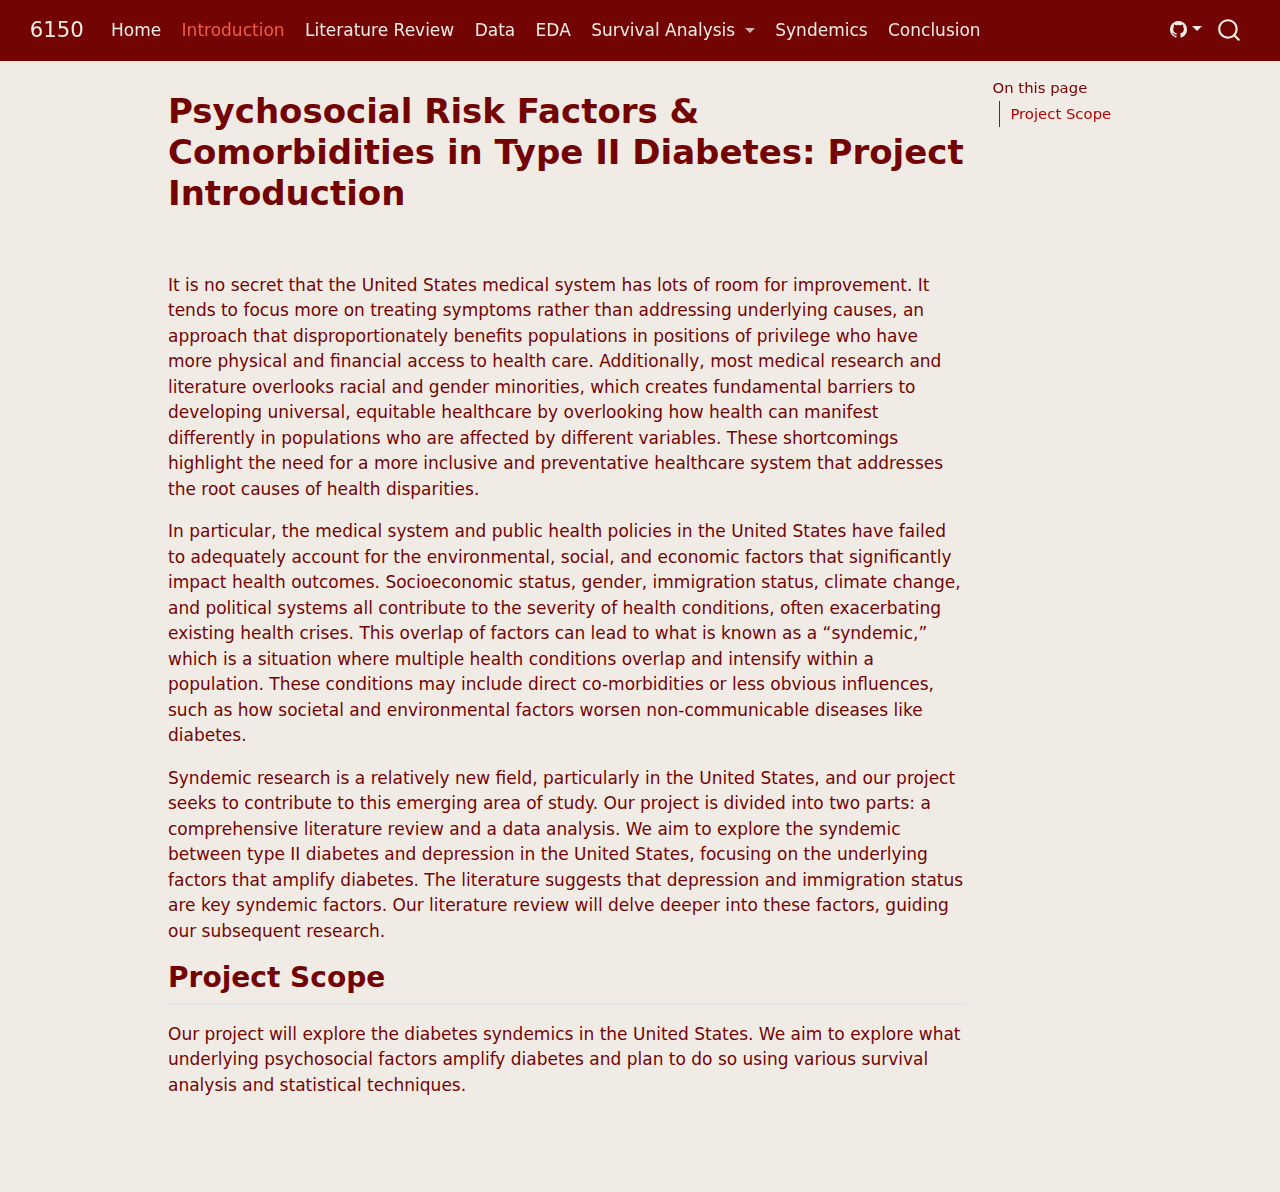
<file: introduction.html>
<!DOCTYPE html>
<html xmlns="http://www.w3.org/1999/xhtml" lang="en" xml:lang="en"><head>

<meta charset="utf-8">
<meta name="generator" content="quarto-1.4.553">

<meta name="viewport" content="width=device-width, initial-scale=1.0, user-scalable=yes">


<title>6150 - Psychosocial Risk Factors &amp; Comorbidities in Type II Diabetes: Project Introduction</title>
<style>
code{white-space: pre-wrap;}
span.smallcaps{font-variant: small-caps;}
div.columns{display: flex; gap: min(4vw, 1.5em);}
div.column{flex: auto; overflow-x: auto;}
div.hanging-indent{margin-left: 1.5em; text-indent: -1.5em;}
ul.task-list{list-style: none;}
ul.task-list li input[type="checkbox"] {
  width: 0.8em;
  margin: 0 0.8em 0.2em -1em; /* quarto-specific, see https://github.com/quarto-dev/quarto-cli/issues/4556 */ 
  vertical-align: middle;
}
</style>


<script src="site_libs/quarto-nav/quarto-nav.js"></script>
<script src="site_libs/quarto-nav/headroom.min.js"></script>
<script src="site_libs/clipboard/clipboard.min.js"></script>
<script src="site_libs/quarto-search/autocomplete.umd.js"></script>
<script src="site_libs/quarto-search/fuse.min.js"></script>
<script src="site_libs/quarto-search/quarto-search.js"></script>
<meta name="quarto:offset" content="./">
<script src="site_libs/quarto-html/quarto.js"></script>
<script src="site_libs/quarto-html/popper.min.js"></script>
<script src="site_libs/quarto-html/tippy.umd.min.js"></script>
<script src="site_libs/quarto-html/anchor.min.js"></script>
<link href="site_libs/quarto-html/tippy.css" rel="stylesheet">
<link href="site_libs/quarto-html/quarto-syntax-highlighting.css" rel="stylesheet" id="quarto-text-highlighting-styles">
<script src="site_libs/bootstrap/bootstrap.min.js"></script>
<link href="site_libs/bootstrap/bootstrap-icons.css" rel="stylesheet">
<link href="site_libs/bootstrap/bootstrap.min.css" rel="stylesheet" id="quarto-bootstrap" data-mode="light">
<script id="quarto-search-options" type="application/json">{
  "location": "navbar",
  "copy-button": false,
  "collapse-after": 3,
  "panel-placement": "end",
  "type": "overlay",
  "limit": 50,
  "keyboard-shortcut": [
    "f",
    "/",
    "s"
  ],
  "show-item-context": false,
  "language": {
    "search-no-results-text": "No results",
    "search-matching-documents-text": "matching documents",
    "search-copy-link-title": "Copy link to search",
    "search-hide-matches-text": "Hide additional matches",
    "search-more-match-text": "more match in this document",
    "search-more-matches-text": "more matches in this document",
    "search-clear-button-title": "Clear",
    "search-text-placeholder": "",
    "search-detached-cancel-button-title": "Cancel",
    "search-submit-button-title": "Submit",
    "search-label": "Search"
  }
}</script>


</head>

<body class="nav-fixed">

<div id="quarto-search-results"></div>
  <header id="quarto-header" class="headroom fixed-top">
    <nav class="navbar navbar-expand-lg " data-bs-theme="dark">
      <div class="navbar-container container-fluid">
      <div class="navbar-brand-container mx-auto">
    <a class="navbar-brand" href="./index.html">
    <span class="navbar-title">6150</span>
    </a>
  </div>
            <div id="quarto-search" class="" title="Search"></div>
          <button class="navbar-toggler" type="button" data-bs-toggle="collapse" data-bs-target="#navbarCollapse" aria-controls="navbarCollapse" aria-expanded="false" aria-label="Toggle navigation" onclick="if (window.quartoToggleHeadroom) { window.quartoToggleHeadroom(); }">
  <span class="navbar-toggler-icon"></span>
</button>
          <div class="collapse navbar-collapse" id="navbarCollapse">
            <ul class="navbar-nav navbar-nav-scroll me-auto">
  <li class="nav-item">
    <a class="nav-link" href="./index.html"> 
<span class="menu-text">Home</span></a>
  </li>  
  <li class="nav-item">
    <a class="nav-link active" href="./introduction.html" aria-current="page"> 
<span class="menu-text">Introduction</span></a>
  </li>  
  <li class="nav-item">
    <a class="nav-link" href="./lit_review.html"> 
<span class="menu-text">Literature Review</span></a>
  </li>  
  <li class="nav-item">
    <a class="nav-link" href="./data.html"> 
<span class="menu-text">Data</span></a>
  </li>  
  <li class="nav-item">
    <a class="nav-link" href="./eda.html"> 
<span class="menu-text">EDA</span></a>
  </li>  
  <li class="nav-item dropdown ">
    <a class="nav-link dropdown-toggle" href="#" id="nav-menu-survival-analysis" role="button" data-bs-toggle="dropdown" aria-expanded="false">
 <span class="menu-text">Survival Analysis</span>
    </a>
    <ul class="dropdown-menu" aria-labelledby="nav-menu-survival-analysis">    
        <li>
    <a class="dropdown-item" href="./survival_analysis/demographics_analysis.html">
 <span class="dropdown-text">Demographics Survival Analysis</span></a>
  </li>  
        <li>
    <a class="dropdown-item" href="./survival_analysis/health_behavior_survival.html">
 <span class="dropdown-text">Dietary Survival Analysis</span></a>
  </li>  
        <li>
    <a class="dropdown-item" href="./survival_analysis/questionnaire_analysis.html">
 <span class="dropdown-text">Questionnaire Survival Analysis</span></a>
  </li>  
        <li>
    <a class="dropdown-item" href="./survival_analysis/lab_analysis.html">
 <span class="dropdown-text">Laboratory Survival Analysis</span></a>
  </li>  
    </ul>
  </li>
  <li class="nav-item">
    <a class="nav-link" href="./syndemic_analysis.html"> 
<span class="menu-text">Syndemics</span></a>
  </li>  
  <li class="nav-item">
    <a class="nav-link" href="./conclusion.html"> 
<span class="menu-text">Conclusion</span></a>
  </li>  
</ul>
          </div> <!-- /navcollapse -->
          <div class="quarto-navbar-tools">
    <div class="dropdown">
      <a href="" title="" id="quarto-navigation-tool-dropdown-0" class="quarto-navigation-tool dropdown-toggle px-1" data-bs-toggle="dropdown" aria-expanded="false" aria-label=""><i class="bi bi-github"></i></a>
      <ul class="dropdown-menu" aria-labelledby="quarto-navigation-tool-dropdown-0">
          <li>
            <a class="dropdown-item quarto-navbar-tools-item" href="https://github.com/gu-dsan6150/fall-2024-project-team-01">
            Github Repo
            </a>
          </li>
      </ul>
    </div>
</div>
      </div> <!-- /container-fluid -->
    </nav>
</header>
<!-- content -->
<div id="quarto-content" class="quarto-container page-columns page-rows-contents page-layout-article page-navbar">
<!-- sidebar -->
<!-- margin-sidebar -->
    <div id="quarto-margin-sidebar" class="sidebar margin-sidebar">
        <nav id="TOC" role="doc-toc" class="toc-active">
    <h2 id="toc-title">On this page</h2>
   
  <ul>
  <li><a href="#project-scope" id="toc-project-scope" class="nav-link active" data-scroll-target="#project-scope">Project Scope</a></li>
  </ul>
</nav>
    </div>
<!-- main -->
<main class="content" id="quarto-document-content">

<header id="title-block-header" class="quarto-title-block default">
<div class="quarto-title">
<h1 class="title">Psychosocial Risk Factors &amp; Comorbidities in Type II Diabetes: Project Introduction</h1>
</div>



<div class="quarto-title-meta">

    
  
    
  </div>
  


</header>


<p><br></p>
<p>It is no secret that the United States medical system has lots of room for improvement. It tends to focus more on treating symptoms rather than addressing underlying causes, an approach that disproportionately benefits populations in positions of privilege who have more physical and financial access to health care. Additionally, most medical research and literature overlooks racial and gender minorities, which creates fundamental barriers to developing universal, equitable healthcare by overlooking how health can manifest differently in populations who are affected by different variables. These shortcomings highlight the need for a more inclusive and preventative healthcare system that addresses the root causes of health disparities.</p>
<p>In particular, the medical system and public health policies in the United States have failed to adequately account for the environmental, social, and economic factors that significantly impact health outcomes. Socioeconomic status, gender, immigration status, climate change, and political systems all contribute to the severity of health conditions, often exacerbating existing health crises. This overlap of factors can lead to what is known as a “syndemic,” which is a situation where multiple health conditions overlap and intensify within a population. These conditions may include direct co-morbidities or less obvious influences, such as how societal and environmental factors worsen non-communicable diseases like diabetes.</p>
<p>Syndemic research is a relatively new field, particularly in the United States, and our project seeks to contribute to this emerging area of study. Our project is divided into two parts: a comprehensive literature review and a data analysis. We aim to explore the syndemic between type II diabetes and depression in the United States, focusing on the underlying factors that amplify diabetes. The literature suggests that depression and immigration status are key syndemic factors. Our literature review will delve deeper into these factors, guiding our subsequent research.</p>
<section id="project-scope" class="level2">
<h2 class="anchored" data-anchor-id="project-scope">Project Scope</h2>
<p>Our project will explore the diabetes syndemics in the United States. We aim to explore what underlying psychosocial factors amplify diabetes and plan to do so using various survival analysis and statistical techniques.</p>


</section>

</main> <!-- /main -->
<script id="quarto-html-after-body" type="application/javascript">
window.document.addEventListener("DOMContentLoaded", function (event) {
  const toggleBodyColorMode = (bsSheetEl) => {
    const mode = bsSheetEl.getAttribute("data-mode");
    const bodyEl = window.document.querySelector("body");
    if (mode === "dark") {
      bodyEl.classList.add("quarto-dark");
      bodyEl.classList.remove("quarto-light");
    } else {
      bodyEl.classList.add("quarto-light");
      bodyEl.classList.remove("quarto-dark");
    }
  }
  const toggleBodyColorPrimary = () => {
    const bsSheetEl = window.document.querySelector("link#quarto-bootstrap");
    if (bsSheetEl) {
      toggleBodyColorMode(bsSheetEl);
    }
  }
  toggleBodyColorPrimary();  
  const icon = "";
  const anchorJS = new window.AnchorJS();
  anchorJS.options = {
    placement: 'right',
    icon: icon
  };
  anchorJS.add('.anchored');
  const isCodeAnnotation = (el) => {
    for (const clz of el.classList) {
      if (clz.startsWith('code-annotation-')) {                     
        return true;
      }
    }
    return false;
  }
  const clipboard = new window.ClipboardJS('.code-copy-button', {
    text: function(trigger) {
      const codeEl = trigger.previousElementSibling.cloneNode(true);
      for (const childEl of codeEl.children) {
        if (isCodeAnnotation(childEl)) {
          childEl.remove();
        }
      }
      return codeEl.innerText;
    }
  });
  clipboard.on('success', function(e) {
    // button target
    const button = e.trigger;
    // don't keep focus
    button.blur();
    // flash "checked"
    button.classList.add('code-copy-button-checked');
    var currentTitle = button.getAttribute("title");
    button.setAttribute("title", "Copied!");
    let tooltip;
    if (window.bootstrap) {
      button.setAttribute("data-bs-toggle", "tooltip");
      button.setAttribute("data-bs-placement", "left");
      button.setAttribute("data-bs-title", "Copied!");
      tooltip = new bootstrap.Tooltip(button, 
        { trigger: "manual", 
          customClass: "code-copy-button-tooltip",
          offset: [0, -8]});
      tooltip.show();    
    }
    setTimeout(function() {
      if (tooltip) {
        tooltip.hide();
        button.removeAttribute("data-bs-title");
        button.removeAttribute("data-bs-toggle");
        button.removeAttribute("data-bs-placement");
      }
      button.setAttribute("title", currentTitle);
      button.classList.remove('code-copy-button-checked');
    }, 1000);
    // clear code selection
    e.clearSelection();
  });
    var localhostRegex = new RegExp(/^(?:http|https):\/\/localhost\:?[0-9]*\//);
    var mailtoRegex = new RegExp(/^mailto:/);
      var filterRegex = new RegExp('/' + window.location.host + '/');
    var isInternal = (href) => {
        return filterRegex.test(href) || localhostRegex.test(href) || mailtoRegex.test(href);
    }
    // Inspect non-navigation links and adorn them if external
 	var links = window.document.querySelectorAll('a[href]:not(.nav-link):not(.navbar-brand):not(.toc-action):not(.sidebar-link):not(.sidebar-item-toggle):not(.pagination-link):not(.no-external):not([aria-hidden]):not(.dropdown-item):not(.quarto-navigation-tool)');
    for (var i=0; i<links.length; i++) {
      const link = links[i];
      if (!isInternal(link.href)) {
        // undo the damage that might have been done by quarto-nav.js in the case of
        // links that we want to consider external
        if (link.dataset.originalHref !== undefined) {
          link.href = link.dataset.originalHref;
        }
      }
    }
  function tippyHover(el, contentFn, onTriggerFn, onUntriggerFn) {
    const config = {
      allowHTML: true,
      maxWidth: 500,
      delay: 100,
      arrow: false,
      appendTo: function(el) {
          return el.parentElement;
      },
      interactive: true,
      interactiveBorder: 10,
      theme: 'quarto',
      placement: 'bottom-start',
    };
    if (contentFn) {
      config.content = contentFn;
    }
    if (onTriggerFn) {
      config.onTrigger = onTriggerFn;
    }
    if (onUntriggerFn) {
      config.onUntrigger = onUntriggerFn;
    }
    window.tippy(el, config); 
  }
  const noterefs = window.document.querySelectorAll('a[role="doc-noteref"]');
  for (var i=0; i<noterefs.length; i++) {
    const ref = noterefs[i];
    tippyHover(ref, function() {
      // use id or data attribute instead here
      let href = ref.getAttribute('data-footnote-href') || ref.getAttribute('href');
      try { href = new URL(href).hash; } catch {}
      const id = href.replace(/^#\/?/, "");
      const note = window.document.getElementById(id);
      if (note) {
        return note.innerHTML;
      } else {
        return "";
      }
    });
  }
  const xrefs = window.document.querySelectorAll('a.quarto-xref');
  const processXRef = (id, note) => {
    // Strip column container classes
    const stripColumnClz = (el) => {
      el.classList.remove("page-full", "page-columns");
      if (el.children) {
        for (const child of el.children) {
          stripColumnClz(child);
        }
      }
    }
    stripColumnClz(note)
    if (id === null || id.startsWith('sec-')) {
      // Special case sections, only their first couple elements
      const container = document.createElement("div");
      if (note.children && note.children.length > 2) {
        container.appendChild(note.children[0].cloneNode(true));
        for (let i = 1; i < note.children.length; i++) {
          const child = note.children[i];
          if (child.tagName === "P" && child.innerText === "") {
            continue;
          } else {
            container.appendChild(child.cloneNode(true));
            break;
          }
        }
        if (window.Quarto?.typesetMath) {
          window.Quarto.typesetMath(container);
        }
        return container.innerHTML
      } else {
        if (window.Quarto?.typesetMath) {
          window.Quarto.typesetMath(note);
        }
        return note.innerHTML;
      }
    } else {
      // Remove any anchor links if they are present
      const anchorLink = note.querySelector('a.anchorjs-link');
      if (anchorLink) {
        anchorLink.remove();
      }
      if (window.Quarto?.typesetMath) {
        window.Quarto.typesetMath(note);
      }
      // TODO in 1.5, we should make sure this works without a callout special case
      if (note.classList.contains("callout")) {
        return note.outerHTML;
      } else {
        return note.innerHTML;
      }
    }
  }
  for (var i=0; i<xrefs.length; i++) {
    const xref = xrefs[i];
    tippyHover(xref, undefined, function(instance) {
      instance.disable();
      let url = xref.getAttribute('href');
      let hash = undefined; 
      if (url.startsWith('#')) {
        hash = url;
      } else {
        try { hash = new URL(url).hash; } catch {}
      }
      if (hash) {
        const id = hash.replace(/^#\/?/, "");
        const note = window.document.getElementById(id);
        if (note !== null) {
          try {
            const html = processXRef(id, note.cloneNode(true));
            instance.setContent(html);
          } finally {
            instance.enable();
            instance.show();
          }
        } else {
          // See if we can fetch this
          fetch(url.split('#')[0])
          .then(res => res.text())
          .then(html => {
            const parser = new DOMParser();
            const htmlDoc = parser.parseFromString(html, "text/html");
            const note = htmlDoc.getElementById(id);
            if (note !== null) {
              const html = processXRef(id, note);
              instance.setContent(html);
            } 
          }).finally(() => {
            instance.enable();
            instance.show();
          });
        }
      } else {
        // See if we can fetch a full url (with no hash to target)
        // This is a special case and we should probably do some content thinning / targeting
        fetch(url)
        .then(res => res.text())
        .then(html => {
          const parser = new DOMParser();
          const htmlDoc = parser.parseFromString(html, "text/html");
          const note = htmlDoc.querySelector('main.content');
          if (note !== null) {
            // This should only happen for chapter cross references
            // (since there is no id in the URL)
            // remove the first header
            if (note.children.length > 0 && note.children[0].tagName === "HEADER") {
              note.children[0].remove();
            }
            const html = processXRef(null, note);
            instance.setContent(html);
          } 
        }).finally(() => {
          instance.enable();
          instance.show();
        });
      }
    }, function(instance) {
    });
  }
      let selectedAnnoteEl;
      const selectorForAnnotation = ( cell, annotation) => {
        let cellAttr = 'data-code-cell="' + cell + '"';
        let lineAttr = 'data-code-annotation="' +  annotation + '"';
        const selector = 'span[' + cellAttr + '][' + lineAttr + ']';
        return selector;
      }
      const selectCodeLines = (annoteEl) => {
        const doc = window.document;
        const targetCell = annoteEl.getAttribute("data-target-cell");
        const targetAnnotation = annoteEl.getAttribute("data-target-annotation");
        const annoteSpan = window.document.querySelector(selectorForAnnotation(targetCell, targetAnnotation));
        const lines = annoteSpan.getAttribute("data-code-lines").split(",");
        const lineIds = lines.map((line) => {
          return targetCell + "-" + line;
        })
        let top = null;
        let height = null;
        let parent = null;
        if (lineIds.length > 0) {
            //compute the position of the single el (top and bottom and make a div)
            const el = window.document.getElementById(lineIds[0]);
            top = el.offsetTop;
            height = el.offsetHeight;
            parent = el.parentElement.parentElement;
          if (lineIds.length > 1) {
            const lastEl = window.document.getElementById(lineIds[lineIds.length - 1]);
            const bottom = lastEl.offsetTop + lastEl.offsetHeight;
            height = bottom - top;
          }
          if (top !== null && height !== null && parent !== null) {
            // cook up a div (if necessary) and position it 
            let div = window.document.getElementById("code-annotation-line-highlight");
            if (div === null) {
              div = window.document.createElement("div");
              div.setAttribute("id", "code-annotation-line-highlight");
              div.style.position = 'absolute';
              parent.appendChild(div);
            }
            div.style.top = top - 2 + "px";
            div.style.height = height + 4 + "px";
            div.style.left = 0;
            let gutterDiv = window.document.getElementById("code-annotation-line-highlight-gutter");
            if (gutterDiv === null) {
              gutterDiv = window.document.createElement("div");
              gutterDiv.setAttribute("id", "code-annotation-line-highlight-gutter");
              gutterDiv.style.position = 'absolute';
              const codeCell = window.document.getElementById(targetCell);
              const gutter = codeCell.querySelector('.code-annotation-gutter');
              gutter.appendChild(gutterDiv);
            }
            gutterDiv.style.top = top - 2 + "px";
            gutterDiv.style.height = height + 4 + "px";
          }
          selectedAnnoteEl = annoteEl;
        }
      };
      const unselectCodeLines = () => {
        const elementsIds = ["code-annotation-line-highlight", "code-annotation-line-highlight-gutter"];
        elementsIds.forEach((elId) => {
          const div = window.document.getElementById(elId);
          if (div) {
            div.remove();
          }
        });
        selectedAnnoteEl = undefined;
      };
        // Handle positioning of the toggle
    window.addEventListener(
      "resize",
      throttle(() => {
        elRect = undefined;
        if (selectedAnnoteEl) {
          selectCodeLines(selectedAnnoteEl);
        }
      }, 10)
    );
    function throttle(fn, ms) {
    let throttle = false;
    let timer;
      return (...args) => {
        if(!throttle) { // first call gets through
            fn.apply(this, args);
            throttle = true;
        } else { // all the others get throttled
            if(timer) clearTimeout(timer); // cancel #2
            timer = setTimeout(() => {
              fn.apply(this, args);
              timer = throttle = false;
            }, ms);
        }
      };
    }
      // Attach click handler to the DT
      const annoteDls = window.document.querySelectorAll('dt[data-target-cell]');
      for (const annoteDlNode of annoteDls) {
        annoteDlNode.addEventListener('click', (event) => {
          const clickedEl = event.target;
          if (clickedEl !== selectedAnnoteEl) {
            unselectCodeLines();
            const activeEl = window.document.querySelector('dt[data-target-cell].code-annotation-active');
            if (activeEl) {
              activeEl.classList.remove('code-annotation-active');
            }
            selectCodeLines(clickedEl);
            clickedEl.classList.add('code-annotation-active');
          } else {
            // Unselect the line
            unselectCodeLines();
            clickedEl.classList.remove('code-annotation-active');
          }
        });
      }
  const findCites = (el) => {
    const parentEl = el.parentElement;
    if (parentEl) {
      const cites = parentEl.dataset.cites;
      if (cites) {
        return {
          el,
          cites: cites.split(' ')
        };
      } else {
        return findCites(el.parentElement)
      }
    } else {
      return undefined;
    }
  };
  var bibliorefs = window.document.querySelectorAll('a[role="doc-biblioref"]');
  for (var i=0; i<bibliorefs.length; i++) {
    const ref = bibliorefs[i];
    const citeInfo = findCites(ref);
    if (citeInfo) {
      tippyHover(citeInfo.el, function() {
        var popup = window.document.createElement('div');
        citeInfo.cites.forEach(function(cite) {
          var citeDiv = window.document.createElement('div');
          citeDiv.classList.add('hanging-indent');
          citeDiv.classList.add('csl-entry');
          var biblioDiv = window.document.getElementById('ref-' + cite);
          if (biblioDiv) {
            citeDiv.innerHTML = biblioDiv.innerHTML;
          }
          popup.appendChild(citeDiv);
        });
        return popup.innerHTML;
      });
    }
  }
});
</script>
</div> <!-- /content -->




</body></html>
</file>
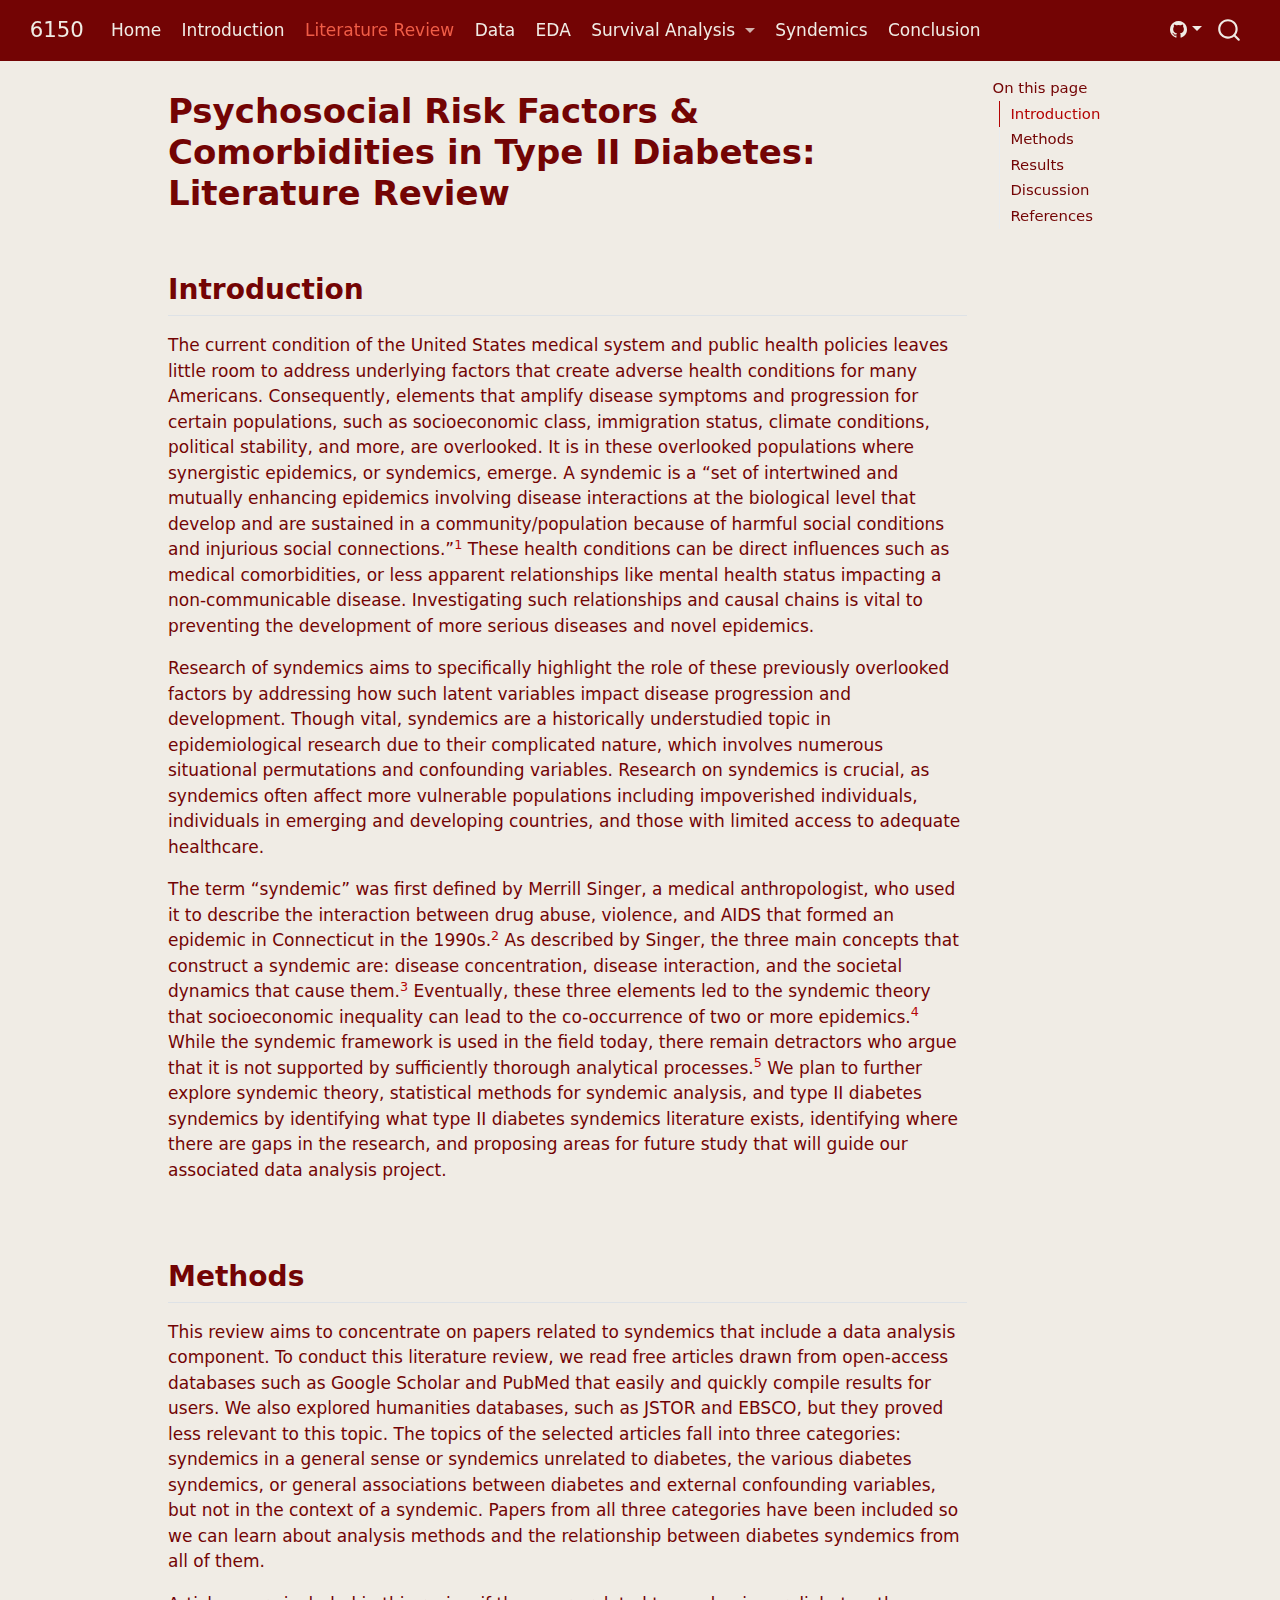
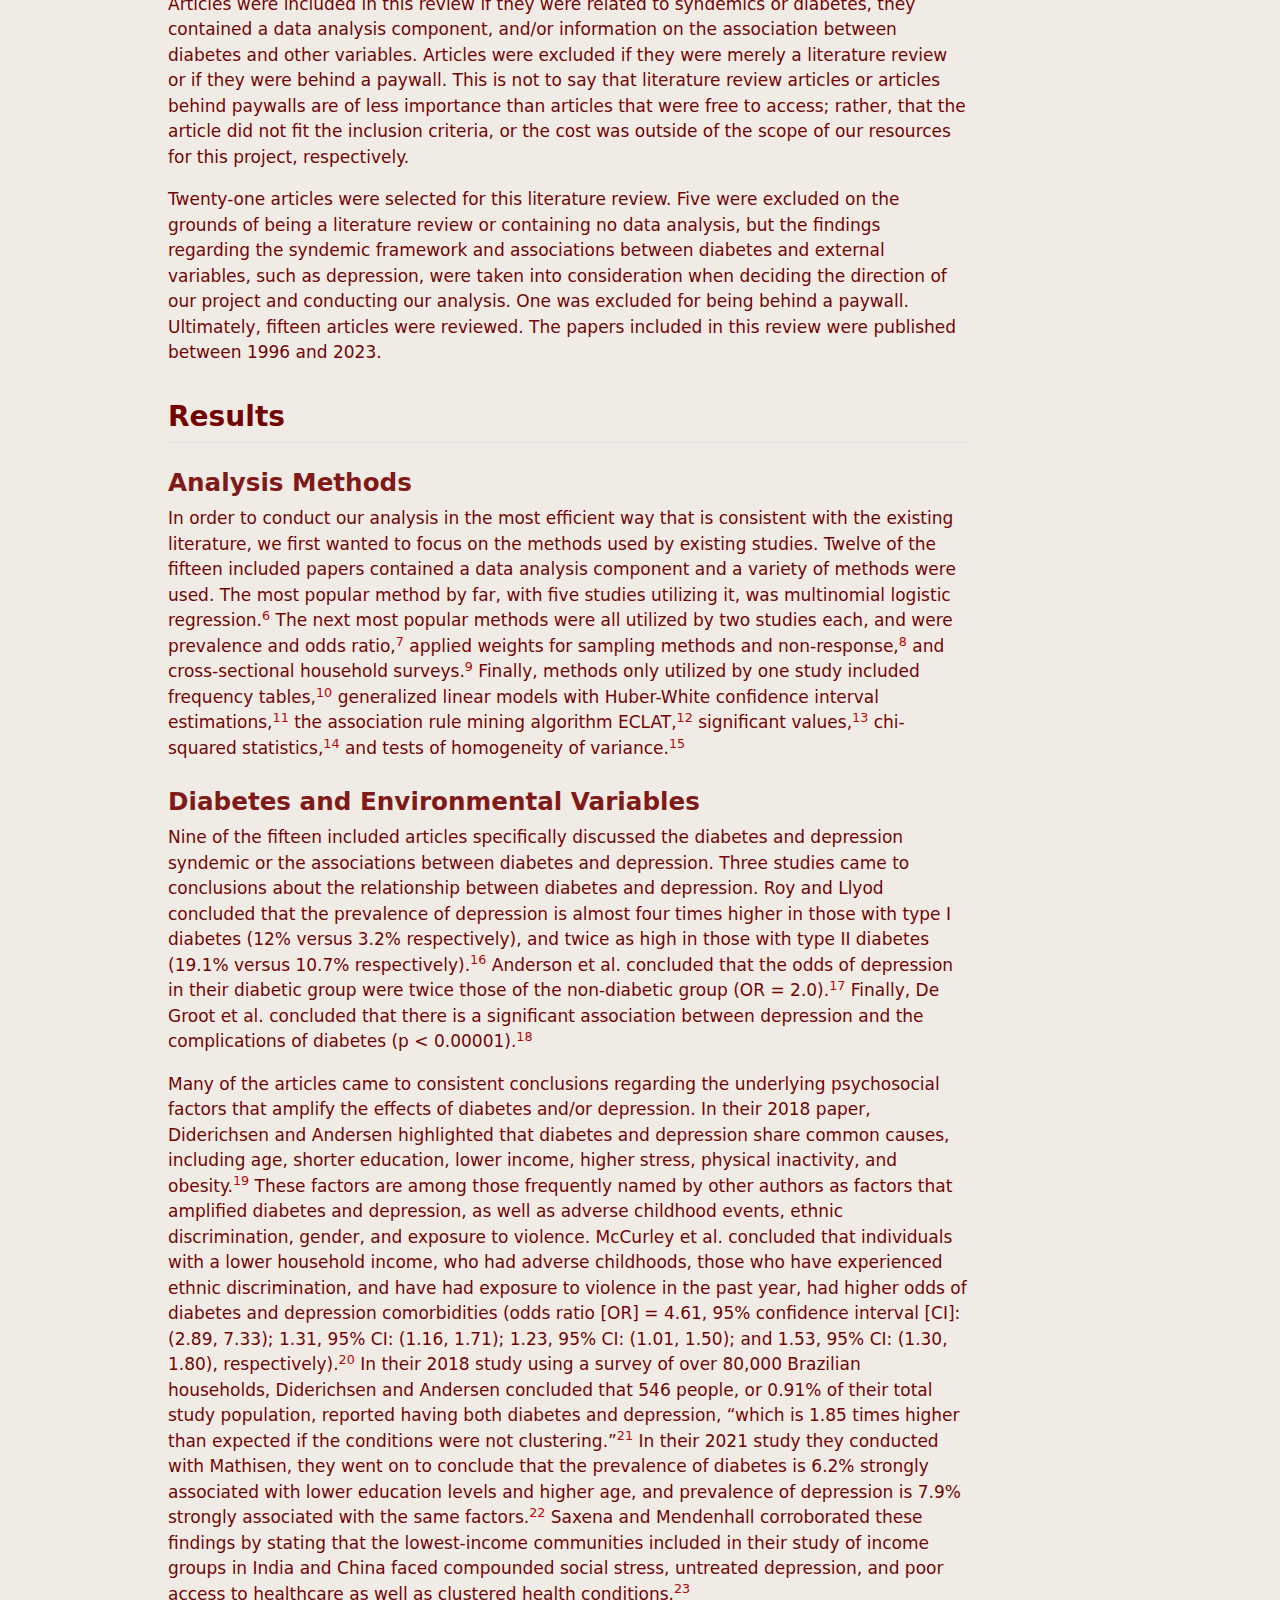
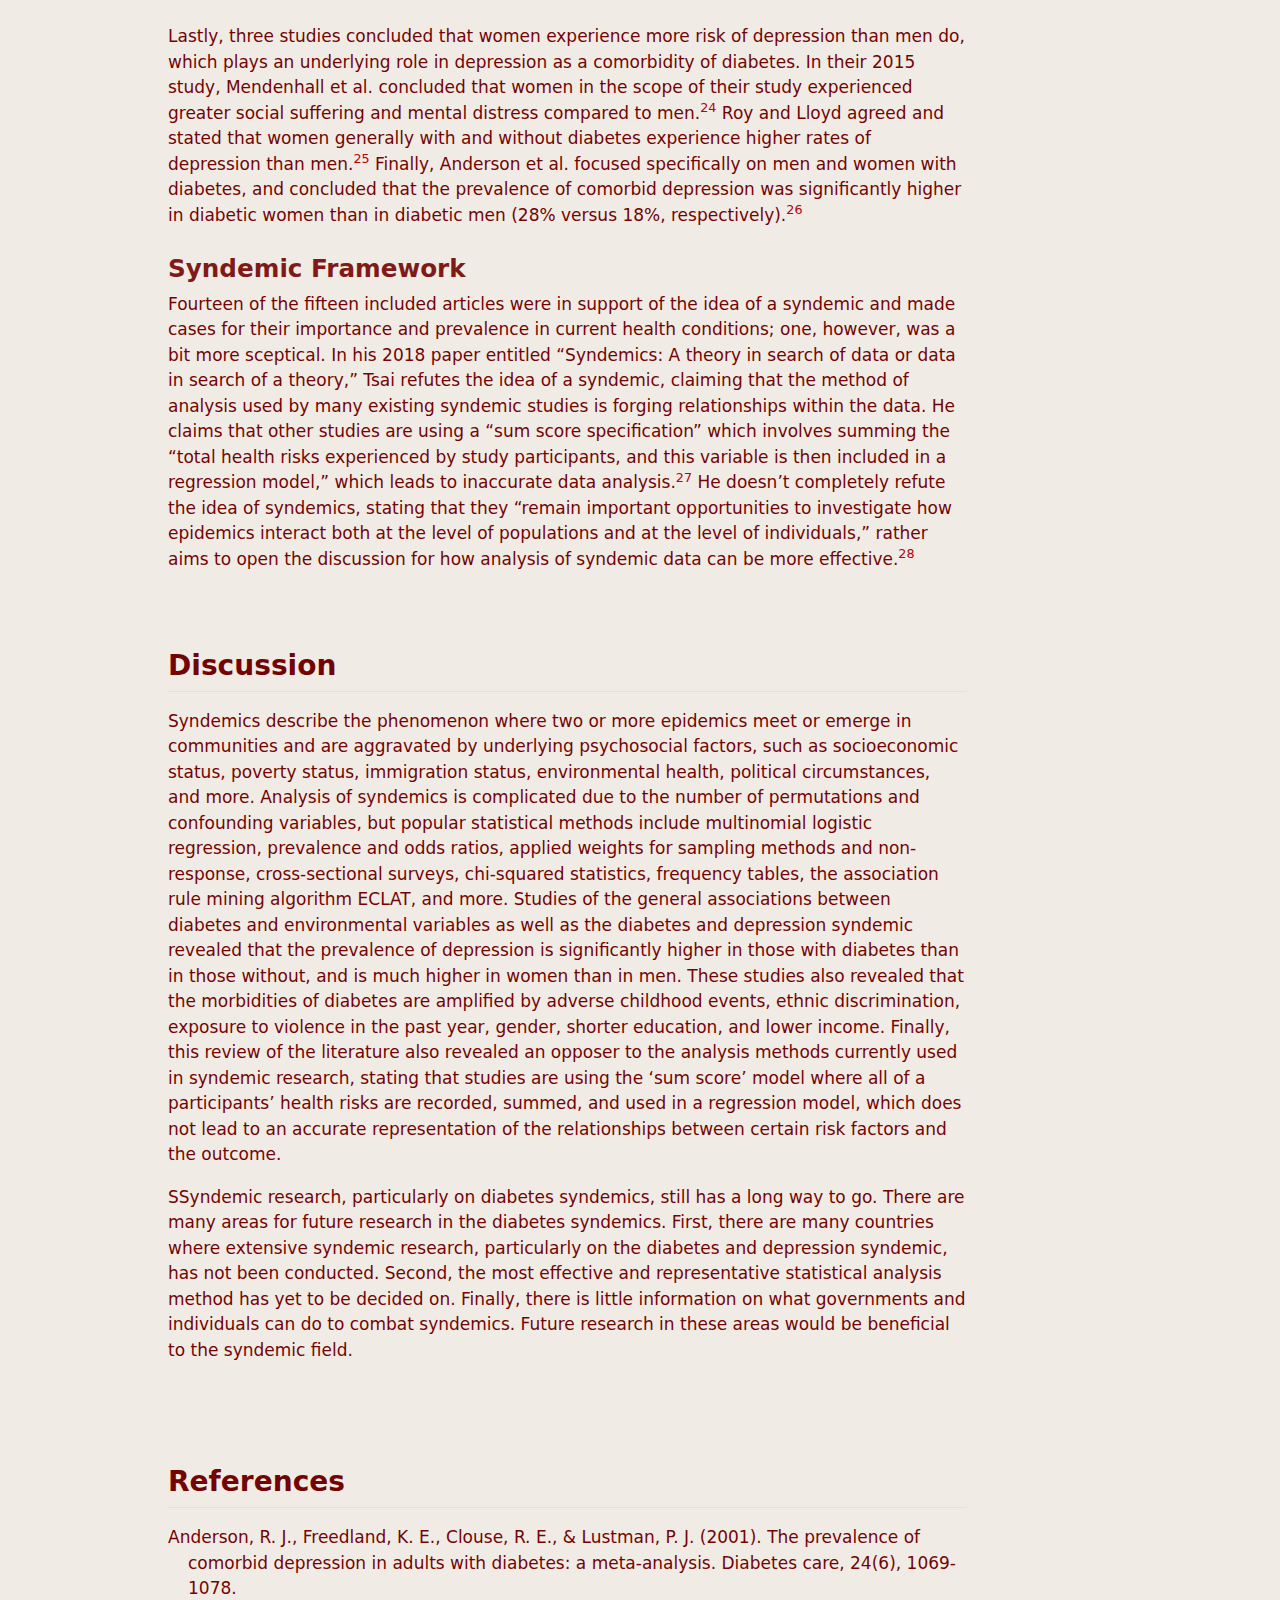
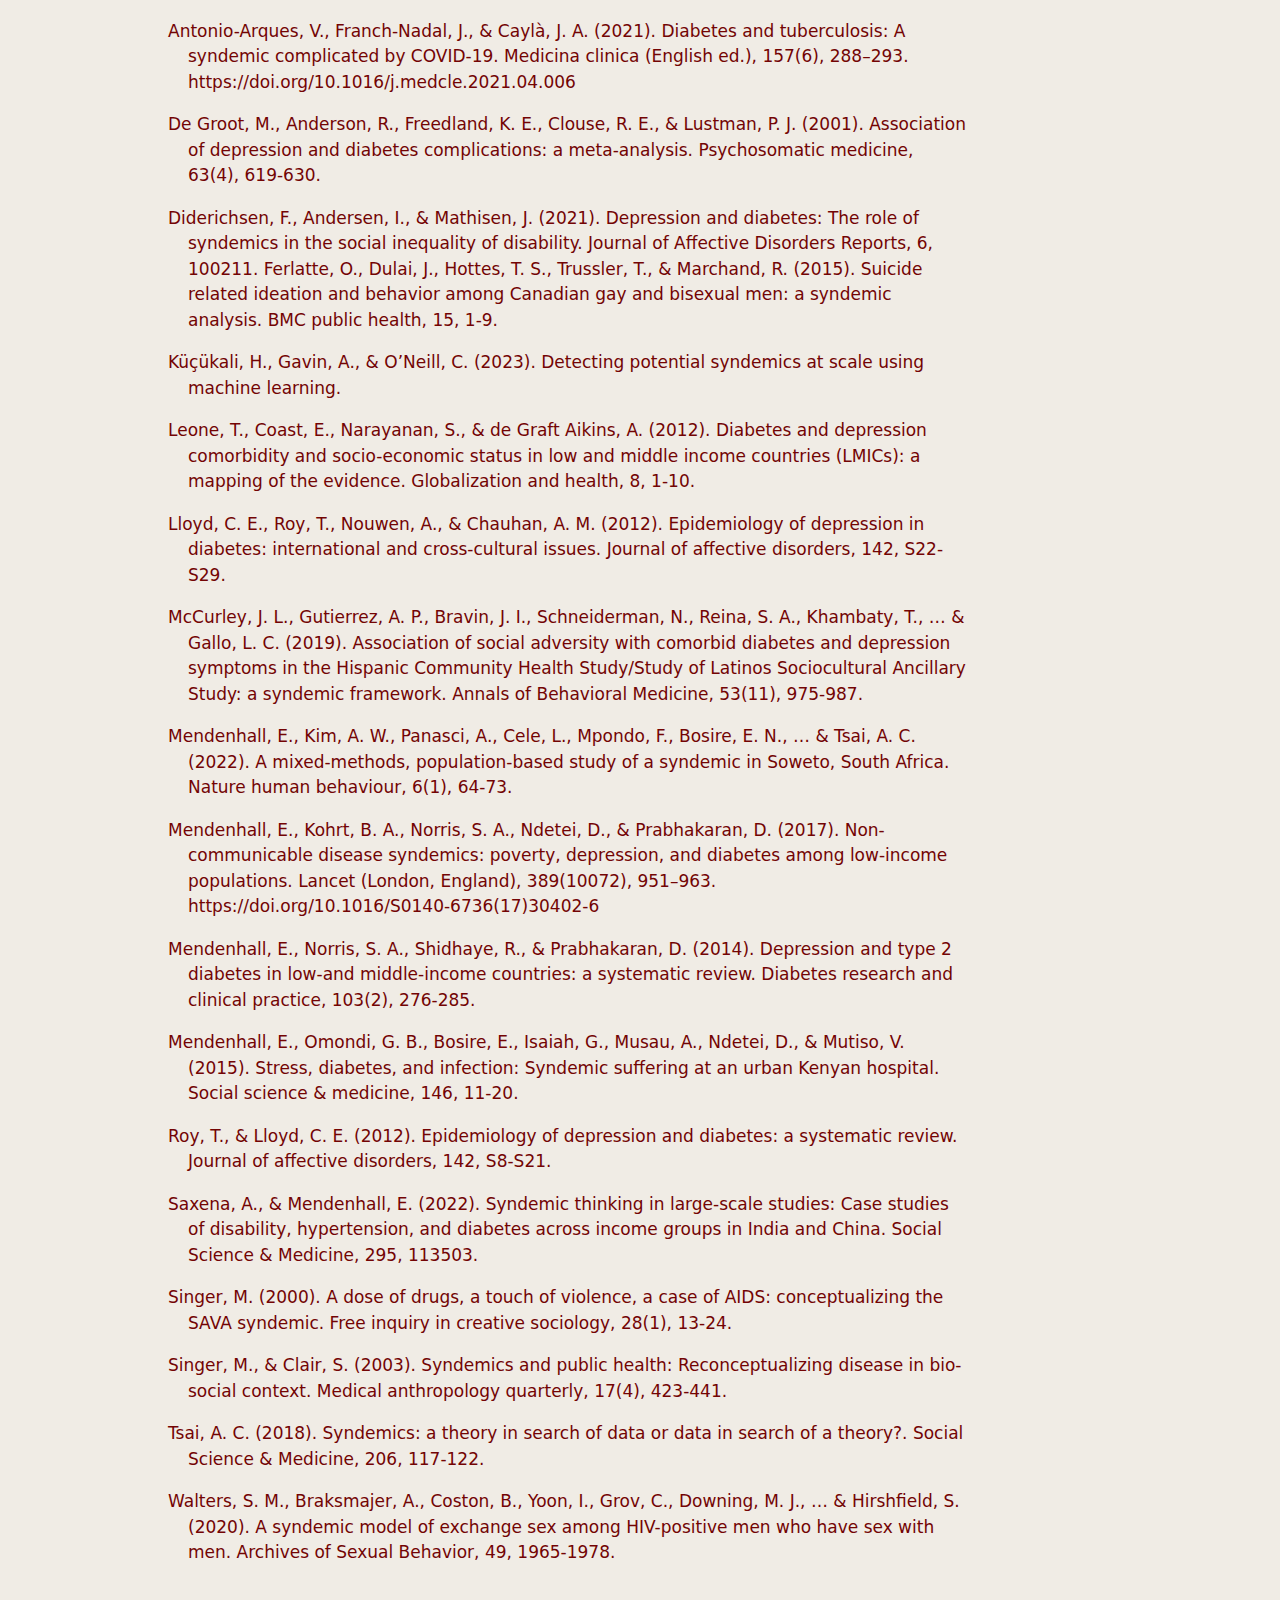
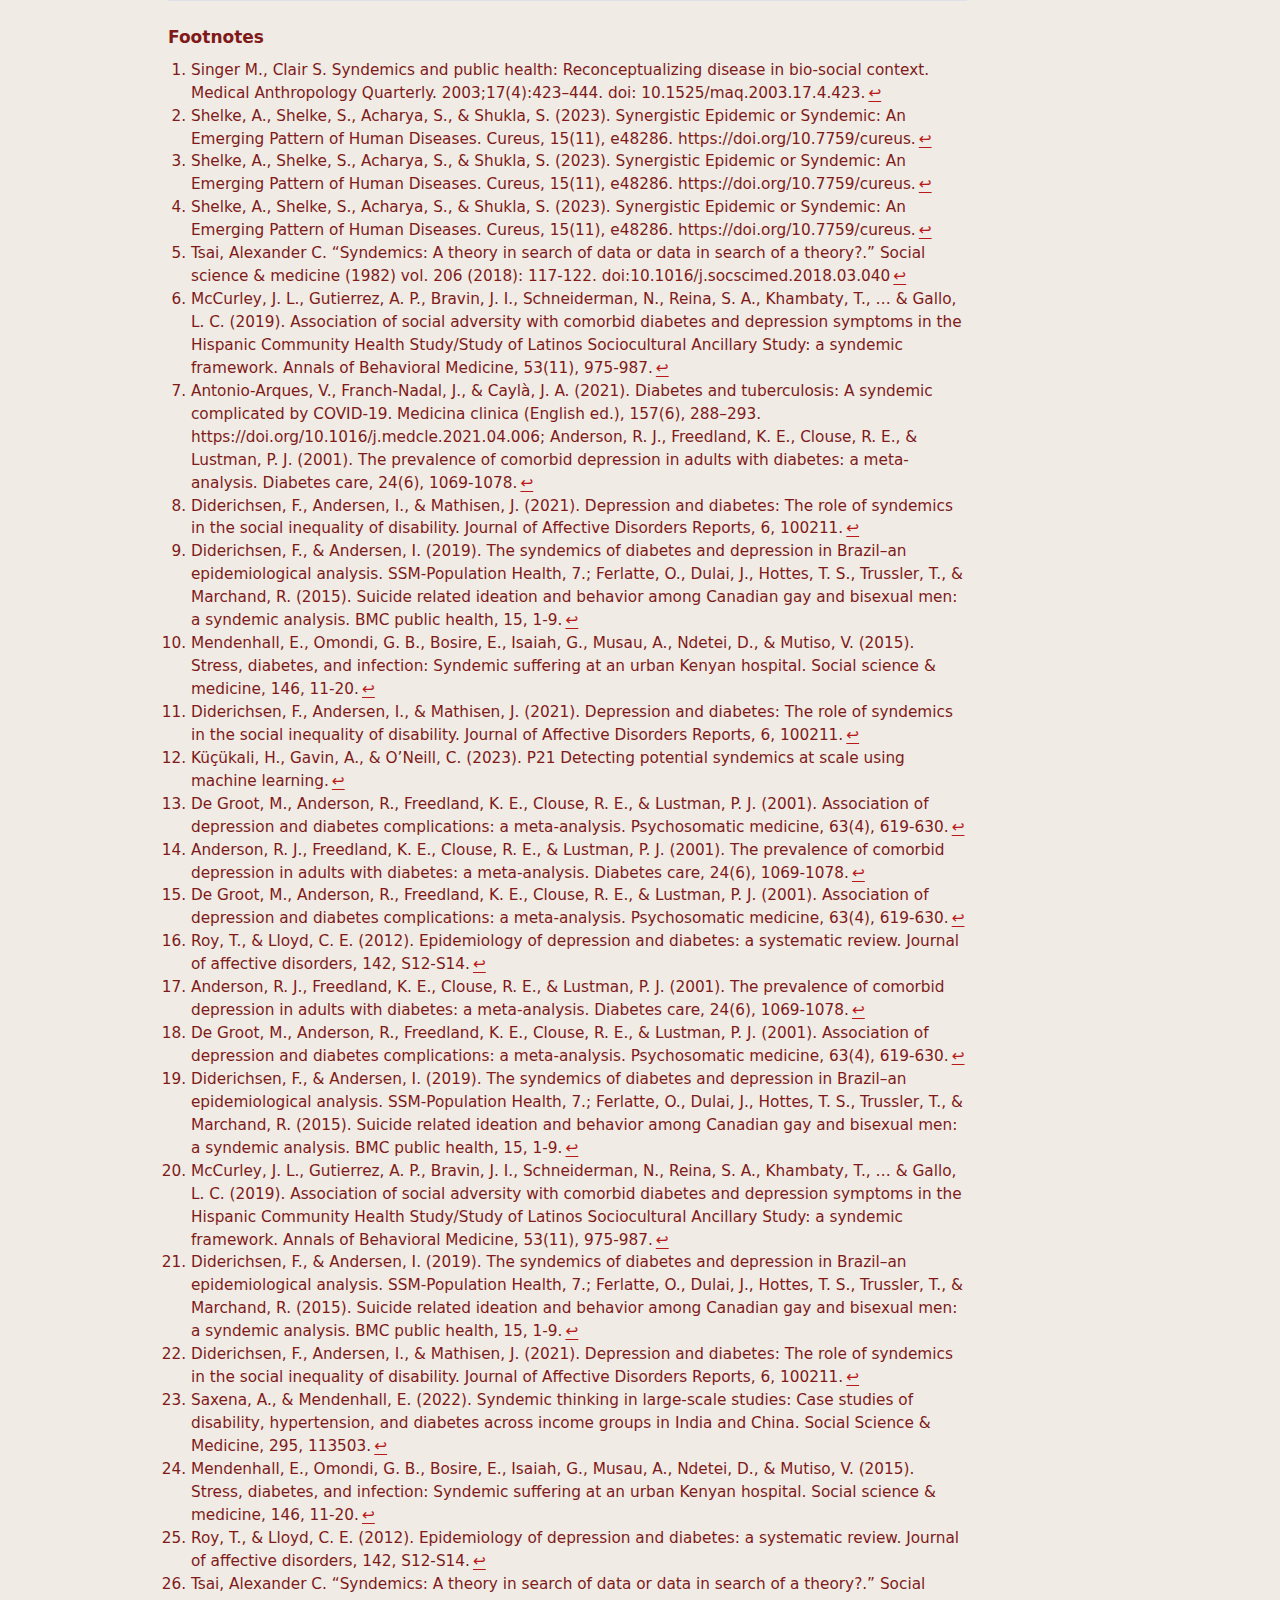
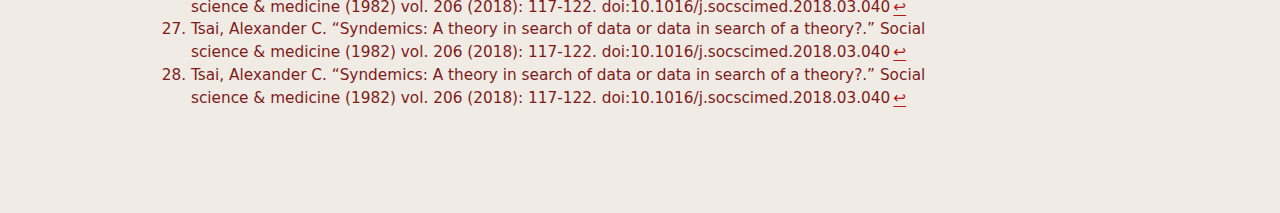
<file: lit_review.html>
<!DOCTYPE html>
<html xmlns="http://www.w3.org/1999/xhtml" lang="en" xml:lang="en"><head>

<meta charset="utf-8">
<meta name="generator" content="quarto-1.4.553">

<meta name="viewport" content="width=device-width, initial-scale=1.0, user-scalable=yes">


<title>6150 - Psychosocial Risk Factors &amp; Comorbidities in Type II Diabetes: Literature Review</title>
<style>
code{white-space: pre-wrap;}
span.smallcaps{font-variant: small-caps;}
div.columns{display: flex; gap: min(4vw, 1.5em);}
div.column{flex: auto; overflow-x: auto;}
div.hanging-indent{margin-left: 1.5em; text-indent: -1.5em;}
ul.task-list{list-style: none;}
ul.task-list li input[type="checkbox"] {
  width: 0.8em;
  margin: 0 0.8em 0.2em -1em; /* quarto-specific, see https://github.com/quarto-dev/quarto-cli/issues/4556 */ 
  vertical-align: middle;
}
</style>


<script src="site_libs/quarto-nav/quarto-nav.js"></script>
<script src="site_libs/quarto-nav/headroom.min.js"></script>
<script src="site_libs/clipboard/clipboard.min.js"></script>
<script src="site_libs/quarto-search/autocomplete.umd.js"></script>
<script src="site_libs/quarto-search/fuse.min.js"></script>
<script src="site_libs/quarto-search/quarto-search.js"></script>
<meta name="quarto:offset" content="./">
<script src="site_libs/quarto-html/quarto.js"></script>
<script src="site_libs/quarto-html/popper.min.js"></script>
<script src="site_libs/quarto-html/tippy.umd.min.js"></script>
<script src="site_libs/quarto-html/anchor.min.js"></script>
<link href="site_libs/quarto-html/tippy.css" rel="stylesheet">
<link href="site_libs/quarto-html/quarto-syntax-highlighting.css" rel="stylesheet" id="quarto-text-highlighting-styles">
<script src="site_libs/bootstrap/bootstrap.min.js"></script>
<link href="site_libs/bootstrap/bootstrap-icons.css" rel="stylesheet">
<link href="site_libs/bootstrap/bootstrap.min.css" rel="stylesheet" id="quarto-bootstrap" data-mode="light">
<script id="quarto-search-options" type="application/json">{
  "location": "navbar",
  "copy-button": false,
  "collapse-after": 3,
  "panel-placement": "end",
  "type": "overlay",
  "limit": 50,
  "keyboard-shortcut": [
    "f",
    "/",
    "s"
  ],
  "show-item-context": false,
  "language": {
    "search-no-results-text": "No results",
    "search-matching-documents-text": "matching documents",
    "search-copy-link-title": "Copy link to search",
    "search-hide-matches-text": "Hide additional matches",
    "search-more-match-text": "more match in this document",
    "search-more-matches-text": "more matches in this document",
    "search-clear-button-title": "Clear",
    "search-text-placeholder": "",
    "search-detached-cancel-button-title": "Cancel",
    "search-submit-button-title": "Submit",
    "search-label": "Search"
  }
}</script>


</head>

<body class="nav-fixed">

<div id="quarto-search-results"></div>
  <header id="quarto-header" class="headroom fixed-top">
    <nav class="navbar navbar-expand-lg " data-bs-theme="dark">
      <div class="navbar-container container-fluid">
      <div class="navbar-brand-container mx-auto">
    <a class="navbar-brand" href="./index.html">
    <span class="navbar-title">6150</span>
    </a>
  </div>
            <div id="quarto-search" class="" title="Search"></div>
          <button class="navbar-toggler" type="button" data-bs-toggle="collapse" data-bs-target="#navbarCollapse" aria-controls="navbarCollapse" aria-expanded="false" aria-label="Toggle navigation" onclick="if (window.quartoToggleHeadroom) { window.quartoToggleHeadroom(); }">
  <span class="navbar-toggler-icon"></span>
</button>
          <div class="collapse navbar-collapse" id="navbarCollapse">
            <ul class="navbar-nav navbar-nav-scroll me-auto">
  <li class="nav-item">
    <a class="nav-link" href="./index.html"> 
<span class="menu-text">Home</span></a>
  </li>  
  <li class="nav-item">
    <a class="nav-link" href="./introduction.html"> 
<span class="menu-text">Introduction</span></a>
  </li>  
  <li class="nav-item">
    <a class="nav-link active" href="./lit_review.html" aria-current="page"> 
<span class="menu-text">Literature Review</span></a>
  </li>  
  <li class="nav-item">
    <a class="nav-link" href="./data.html"> 
<span class="menu-text">Data</span></a>
  </li>  
  <li class="nav-item">
    <a class="nav-link" href="./eda.html"> 
<span class="menu-text">EDA</span></a>
  </li>  
  <li class="nav-item dropdown ">
    <a class="nav-link dropdown-toggle" href="#" id="nav-menu-survival-analysis" role="button" data-bs-toggle="dropdown" aria-expanded="false">
 <span class="menu-text">Survival Analysis</span>
    </a>
    <ul class="dropdown-menu" aria-labelledby="nav-menu-survival-analysis">    
        <li>
    <a class="dropdown-item" href="./survival_analysis/demographics_analysis.html">
 <span class="dropdown-text">Demographics Survival Analysis</span></a>
  </li>  
        <li>
    <a class="dropdown-item" href="./survival_analysis/health_behavior_survival.html">
 <span class="dropdown-text">Dietary Survival Analysis</span></a>
  </li>  
        <li>
    <a class="dropdown-item" href="./survival_analysis/questionnaire_analysis.html">
 <span class="dropdown-text">Questionnaire Survival Analysis</span></a>
  </li>  
        <li>
    <a class="dropdown-item" href="./survival_analysis/lab_analysis.html">
 <span class="dropdown-text">Laboratory Survival Analysis</span></a>
  </li>  
    </ul>
  </li>
  <li class="nav-item">
    <a class="nav-link" href="./syndemic_analysis.html"> 
<span class="menu-text">Syndemics</span></a>
  </li>  
  <li class="nav-item">
    <a class="nav-link" href="./conclusion.html"> 
<span class="menu-text">Conclusion</span></a>
  </li>  
</ul>
          </div> <!-- /navcollapse -->
          <div class="quarto-navbar-tools">
    <div class="dropdown">
      <a href="" title="" id="quarto-navigation-tool-dropdown-0" class="quarto-navigation-tool dropdown-toggle px-1" data-bs-toggle="dropdown" aria-expanded="false" aria-label=""><i class="bi bi-github"></i></a>
      <ul class="dropdown-menu" aria-labelledby="quarto-navigation-tool-dropdown-0">
          <li>
            <a class="dropdown-item quarto-navbar-tools-item" href="https://github.com/gu-dsan6150/fall-2024-project-team-01">
            Github Repo
            </a>
          </li>
      </ul>
    </div>
</div>
      </div> <!-- /container-fluid -->
    </nav>
</header>
<!-- content -->
<div id="quarto-content" class="quarto-container page-columns page-rows-contents page-layout-article page-navbar">
<!-- sidebar -->
<!-- margin-sidebar -->
    <div id="quarto-margin-sidebar" class="sidebar margin-sidebar">
        <nav id="TOC" role="doc-toc" class="toc-active">
    <h2 id="toc-title">On this page</h2>
   
  <ul>
  <li><a href="#introduction" id="toc-introduction" class="nav-link active" data-scroll-target="#introduction">Introduction</a></li>
  <li><a href="#methods" id="toc-methods" class="nav-link" data-scroll-target="#methods">Methods</a></li>
  <li><a href="#results" id="toc-results" class="nav-link" data-scroll-target="#results">Results</a>
  <ul class="collapse">
  <li><a href="#analysis-methods" id="toc-analysis-methods" class="nav-link" data-scroll-target="#analysis-methods">Analysis Methods</a></li>
  <li><a href="#diabetes-and-environmental-variables" id="toc-diabetes-and-environmental-variables" class="nav-link" data-scroll-target="#diabetes-and-environmental-variables">Diabetes and Environmental Variables</a></li>
  <li><a href="#syndemic-framework" id="toc-syndemic-framework" class="nav-link" data-scroll-target="#syndemic-framework">Syndemic Framework</a></li>
  </ul></li>
  <li><a href="#discussion" id="toc-discussion" class="nav-link" data-scroll-target="#discussion">Discussion</a></li>
  <li><a href="#references" id="toc-references" class="nav-link" data-scroll-target="#references">References</a></li>
  </ul>
</nav>
    </div>
<!-- main -->
<main class="content" id="quarto-document-content">

<header id="title-block-header" class="quarto-title-block default">
<div class="quarto-title">
<h1 class="title">Psychosocial Risk Factors &amp; Comorbidities in Type II Diabetes: Literature Review</h1>
</div>



<div class="quarto-title-meta">

    
  
    
  </div>
  


</header>


<p><br></p>
<section id="introduction" class="level2">
<h2 class="anchored" data-anchor-id="introduction">Introduction</h2>
<p>The current condition of the United States medical system and public health policies leaves little room to address underlying factors that create adverse health conditions for many Americans. Consequently, elements that amplify disease symptoms and progression for certain populations, such as socioeconomic class, immigration status, climate conditions, political stability, and more, are overlooked. It is in these overlooked populations where synergistic epidemics, or syndemics, emerge. A syndemic is a “set of intertwined and mutually enhancing epidemics involving disease interactions at the biological level that develop and are sustained in a community/population because of harmful social conditions and injurious social connections.”<a href="#fn1" class="footnote-ref" id="fnref1" role="doc-noteref"><sup>1</sup></a> These health conditions can be direct influences such as medical comorbidities, or less apparent relationships like mental health status impacting a non-communicable disease. Investigating such relationships and causal chains is vital to preventing the development of more serious diseases and novel epidemics.</p>
<p>Research of syndemics aims to specifically highlight the role of these previously overlooked factors by addressing how such latent variables impact disease progression and development. Though vital, syndemics are a historically understudied topic in epidemiological research due to their complicated nature, which involves numerous situational permutations and confounding variables. Research on syndemics is crucial, as syndemics often affect more vulnerable populations including impoverished individuals, individuals in emerging and developing countries, and those with limited access to adequate healthcare.</p>
<p>The term “syndemic” was first defined by Merrill Singer, a medical anthropologist, who used it to describe the interaction between drug abuse, violence, and AIDS that formed an epidemic in Connecticut in the 1990s.<a href="#fn2" class="footnote-ref" id="fnref2" role="doc-noteref"><sup>2</sup></a> As described by Singer, the three main concepts that construct a syndemic are: disease concentration, disease interaction, and the societal dynamics that cause them.<a href="#fn3" class="footnote-ref" id="fnref3" role="doc-noteref"><sup>3</sup></a> Eventually, these three elements led to the syndemic theory that socioeconomic inequality can lead to the co-occurrence of two or more epidemics.<a href="#fn4" class="footnote-ref" id="fnref4" role="doc-noteref"><sup>4</sup></a> While the syndemic framework is used in the field today, there remain detractors who argue that it is not supported by sufficiently thorough analytical processes.<a href="#fn5" class="footnote-ref" id="fnref5" role="doc-noteref"><sup>5</sup></a> We plan to further explore syndemic theory, statistical methods for syndemic analysis, and type II diabetes syndemics by identifying what type II diabetes syndemics literature exists, identifying where there are gaps in the research, and proposing areas for future study that will guide our associated data analysis project.</p>
<p><br></p>
</section>
<section id="methods" class="level2">
<h2 class="anchored" data-anchor-id="methods">Methods</h2>
<p>This review aims to concentrate on papers related to syndemics that include a data analysis component. To conduct this literature review, we read free articles drawn from open-access databases such as Google Scholar and PubMed that easily and quickly compile results for users. We also explored humanities databases, such as JSTOR and EBSCO, but they proved less relevant to this topic. The topics of the selected articles fall into three categories: syndemics in a general sense or syndemics unrelated to diabetes, the various diabetes syndemics, or general associations between diabetes and external confounding variables, but not in the context of a syndemic. Papers from all three categories have been included so we can learn about analysis methods and the relationship between diabetes syndemics from all of them.</p>
<p>Articles were included in this review if they were related to syndemics or diabetes, they contained a data analysis component, and/or information on the association between diabetes and other variables. Articles were excluded if they were merely a literature review or if they were behind a paywall. This is not to say that literature review articles or articles behind paywalls are of less importance than articles that were free to access; rather, that the article did not fit the inclusion criteria, or the cost was outside of the scope of our resources for this project, respectively.</p>
<p>Twenty-one articles were selected for this literature review. Five were excluded on the grounds of being a literature review or containing no data analysis, but the findings regarding the syndemic framework and associations between diabetes and external variables, such as depression, were taken into consideration when deciding the direction of our project and conducting our analysis. One was excluded for being behind a paywall. Ultimately, fifteen articles were reviewed. The papers included in this review were published between 1996 and 2023.</p>
</section>
<section id="results" class="level2">
<h2 class="anchored" data-anchor-id="results">Results</h2>
<section id="analysis-methods" class="level3">
<h3 class="anchored" data-anchor-id="analysis-methods">Analysis Methods</h3>
<p>In order to conduct our analysis in the most efficient way that is consistent with the existing literature, we first wanted to focus on the methods used by existing studies. Twelve of the fifteen included papers contained a data analysis component and a variety of methods were used. The most popular method by far, with five studies utilizing it, was multinomial logistic regression.<a href="#fn6" class="footnote-ref" id="fnref6" role="doc-noteref"><sup>6</sup></a> The next most popular methods were all utilized by two studies each, and were prevalence and odds ratio,<a href="#fn7" class="footnote-ref" id="fnref7" role="doc-noteref"><sup>7</sup></a> applied weights for sampling methods and non-response,<a href="#fn8" class="footnote-ref" id="fnref8" role="doc-noteref"><sup>8</sup></a> and cross-sectional household surveys.<a href="#fn9" class="footnote-ref" id="fnref9" role="doc-noteref"><sup>9</sup></a> Finally, methods only utilized by one study included frequency tables,<a href="#fn10" class="footnote-ref" id="fnref10" role="doc-noteref"><sup>10</sup></a> generalized linear models with Huber-White confidence interval estimations,<a href="#fn11" class="footnote-ref" id="fnref11" role="doc-noteref"><sup>11</sup></a> the association rule mining algorithm ECLAT,<a href="#fn12" class="footnote-ref" id="fnref12" role="doc-noteref"><sup>12</sup></a> significant values,<a href="#fn13" class="footnote-ref" id="fnref13" role="doc-noteref"><sup>13</sup></a> chi-squared statistics,<a href="#fn14" class="footnote-ref" id="fnref14" role="doc-noteref"><sup>14</sup></a> and tests of homogeneity of variance.<a href="#fn15" class="footnote-ref" id="fnref15" role="doc-noteref"><sup>15</sup></a></p>
</section>
<section id="diabetes-and-environmental-variables" class="level3">
<h3 class="anchored" data-anchor-id="diabetes-and-environmental-variables">Diabetes and Environmental Variables</h3>
<p>Nine of the fifteen included articles specifically discussed the diabetes and depression syndemic or the associations between diabetes and depression. Three studies came to conclusions about the relationship between diabetes and depression. Roy and Llyod concluded that the prevalence of depression is almost four times higher in those with type I diabetes (12% versus 3.2% respectively), and twice as high in those with type II diabetes (19.1% versus 10.7% respectively).<a href="#fn16" class="footnote-ref" id="fnref16" role="doc-noteref"><sup>16</sup></a> Anderson et al.&nbsp;concluded that the odds of depression in their diabetic group were twice those of the non-diabetic group (OR = 2.0).<a href="#fn17" class="footnote-ref" id="fnref17" role="doc-noteref"><sup>17</sup></a> Finally, De Groot et al.&nbsp;concluded that there is a significant association between depression and the complications of diabetes (p &lt; 0.00001).<a href="#fn18" class="footnote-ref" id="fnref18" role="doc-noteref"><sup>18</sup></a></p>
<p>Many of the articles came to consistent conclusions regarding the underlying psychosocial factors that amplify the effects of diabetes and/or depression. In their 2018 paper, Diderichsen and Andersen highlighted that diabetes and depression share common causes, including age, shorter education, lower income, higher stress, physical inactivity, and obesity.<a href="#fn19" class="footnote-ref" id="fnref19" role="doc-noteref"><sup>19</sup></a> These factors are among those frequently named by other authors as factors that amplified diabetes and depression, as well as adverse childhood events, ethnic discrimination, gender, and exposure to violence. McCurley et al.&nbsp;concluded that individuals with a lower household income, who had adverse childhoods, those who have experienced ethnic discrimination, and have had exposure to violence in the past year, had higher odds of diabetes and depression comorbidities (odds ratio [OR] = 4.61, 95% confidence interval [CI]: (2.89, 7.33); 1.31, 95% CI: (1.16, 1.71); 1.23, 95% CI: (1.01, 1.50); and 1.53, 95% CI: (1.30, 1.80), respectively).<a href="#fn20" class="footnote-ref" id="fnref20" role="doc-noteref"><sup>20</sup></a> In their 2018 study using a survey of over 80,000 Brazilian households, Diderichsen and Andersen concluded that 546 people, or 0.91% of their total study population, reported having both diabetes and depression, “which is 1.85 times higher than expected if the conditions were not clustering.”<a href="#fn21" class="footnote-ref" id="fnref21" role="doc-noteref"><sup>21</sup></a> In their 2021 study they conducted with Mathisen, they went on to conclude that the prevalence of diabetes is 6.2% strongly associated with lower education levels and higher age, and prevalence of depression is 7.9% strongly associated with the same factors.<a href="#fn22" class="footnote-ref" id="fnref22" role="doc-noteref"><sup>22</sup></a> Saxena and Mendenhall corroborated these findings by stating that the lowest-income communities included in their study of income groups in India and China faced compounded social stress, untreated depression, and poor access to healthcare as well as clustered health conditions.<a href="#fn23" class="footnote-ref" id="fnref23" role="doc-noteref"><sup>23</sup></a></p>
<p>Lastly, three studies concluded that women experience more risk of depression than men do, which plays an underlying role in depression as a comorbidity of diabetes. In their 2015 study, Mendenhall et al.&nbsp;concluded that women in the scope of their study experienced greater social suffering and mental distress compared to men.<a href="#fn24" class="footnote-ref" id="fnref24" role="doc-noteref"><sup>24</sup></a> Roy and Lloyd agreed and stated that women generally with and without diabetes experience higher rates of depression than men.<a href="#fn25" class="footnote-ref" id="fnref25" role="doc-noteref"><sup>25</sup></a> Finally, Anderson et al.&nbsp;focused specifically on men and women with diabetes, and concluded that the prevalence of comorbid depression was significantly higher in diabetic women than in diabetic men (28% versus 18%, respectively).<a href="#fn26" class="footnote-ref" id="fnref26" role="doc-noteref"><sup>26</sup></a></p>
</section>
<section id="syndemic-framework" class="level3">
<h3 class="anchored" data-anchor-id="syndemic-framework">Syndemic Framework</h3>
<p>Fourteen of the fifteen included articles were in support of the idea of a syndemic and made cases for their importance and prevalence in current health conditions; one, however, was a bit more sceptical. In his 2018 paper entitled “Syndemics: A theory in search of data or data in search of a theory,” Tsai refutes the idea of a syndemic, claiming that the method of analysis used by many existing syndemic studies is forging relationships within the data. He claims that other studies are using a “sum score specification” which involves summing the “total health risks experienced by study participants, and this variable is then included in a regression model,” which leads to inaccurate data analysis.<a href="#fn27" class="footnote-ref" id="fnref27" role="doc-noteref"><sup>27</sup></a> He doesn’t completely refute the idea of syndemics, stating that they “remain important opportunities to investigate how epidemics interact both at the level of populations and at the level of individuals,” rather aims to open the discussion for how analysis of syndemic data can be more effective.<a href="#fn28" class="footnote-ref" id="fnref28" role="doc-noteref"><sup>28</sup></a></p>
<p><br></p>
</section>
</section>
<section id="discussion" class="level2">
<h2 class="anchored" data-anchor-id="discussion">Discussion</h2>
<p>Syndemics describe the phenomenon where two or more epidemics meet or emerge in communities and are aggravated by underlying psychosocial factors, such as socioeconomic status, poverty status, immigration status, environmental health, political circumstances, and more. Analysis of syndemics is complicated due to the number of permutations and confounding variables, but popular statistical methods include multinomial logistic regression, prevalence and odds ratios, applied weights for sampling methods and non-response, cross-sectional surveys, chi-squared statistics, frequency tables, the association rule mining algorithm ECLAT, and more. Studies of the general associations between diabetes and environmental variables as well as the diabetes and depression syndemic revealed that the prevalence of depression is significantly higher in those with diabetes than in those without, and is much higher in women than in men. These studies also revealed that the morbidities of diabetes are amplified by adverse childhood events, ethnic discrimination, exposure to violence in the past year, gender, shorter education, and lower income. Finally, this review of the literature also revealed an opposer to the analysis methods currently used in syndemic research, stating that studies are using the ‘sum score’ model where all of a participants’ health risks are recorded, summed, and used in a regression model, which does not lead to an accurate representation of the relationships between certain risk factors and the outcome.</p>
<p>SSyndemic research, particularly on diabetes syndemics, still has a long way to go. There are many areas for future research in the diabetes syndemics. First, there are many countries where extensive syndemic research, particularly on the diabetes and depression syndemic, has not been conducted. Second, the most effective and representative statistical analysis method has yet to be decided on. Finally, there is little information on what governments and individuals can do to combat syndemics. Future research in these areas would be beneficial to the syndemic field.</p>
<p><br><br></p>
</section>
<section id="references" class="level2">
<h2 class="anchored" data-anchor-id="references">References</h2>
<p style="text-indent: -20px; margin-left: 20px;">
Anderson, R. J., Freedland, K. E., Clouse, R. E., &amp; Lustman, P. J. (2001). The prevalence of comorbid depression in adults with diabetes: a meta-analysis. Diabetes care, 24(6), 1069-1078.
</p>
<p style="text-indent: -20px; margin-left: 20px;">
Antonio-Arques, V., Franch-Nadal, J., &amp; Caylà, J. A. (2021). Diabetes and tuberculosis: A syndemic complicated by COVID-19. Medicina clinica (English ed.), 157(6), 288–293. https://doi.org/10.1016/j.medcle.2021.04.006
</p>
<p style="text-indent: -20px; margin-left: 20px;">
De Groot, M., Anderson, R., Freedland, K. E., Clouse, R. E., &amp; Lustman, P. J. (2001). Association of depression and diabetes complications: a meta-analysis. Psychosomatic medicine, 63(4), 619-630.
</p>
<p style="text-indent: -20px; margin-left: 20px;">
Diderichsen, F., Andersen, I., &amp; Mathisen, J. (2021). Depression and diabetes: The role of syndemics in the social inequality of disability. Journal of Affective Disorders Reports, 6, 100211. Ferlatte, O., Dulai, J., Hottes, T. S., Trussler, T., &amp; Marchand, R. (2015). Suicide related ideation and behavior among Canadian gay and bisexual men: a syndemic analysis. BMC public health, 15, 1-9.
</p>
<p style="text-indent: -20px; margin-left: 20px;">
Küçükali, H., Gavin, A., &amp; O’Neill, C. (2023). Detecting potential syndemics at scale using machine learning.
</p>
<p style="text-indent: -20px; margin-left: 20px;">
Leone, T., Coast, E., Narayanan, S., &amp; de Graft Aikins, A. (2012). Diabetes and depression comorbidity and socio-economic status in low and middle income countries (LMICs): a mapping of the evidence. Globalization and health, 8, 1-10.
</p>
<p style="text-indent: -20px; margin-left: 20px;">
Lloyd, C. E., Roy, T., Nouwen, A., &amp; Chauhan, A. M. (2012). Epidemiology of depression in diabetes: international and cross-cultural issues. Journal of affective disorders, 142, S22-S29.
</p>
<p style="text-indent: -20px; margin-left: 20px;">
McCurley, J. L., Gutierrez, A. P., Bravin, J. I., Schneiderman, N., Reina, S. A., Khambaty, T., … &amp; Gallo, L. C. (2019). Association of social adversity with comorbid diabetes and depression symptoms in the Hispanic Community Health Study/Study of Latinos Sociocultural Ancillary Study: a syndemic framework. Annals of Behavioral Medicine, 53(11), 975-987.
</p>
<p style="text-indent: -20px; margin-left: 20px;">
Mendenhall, E., Kim, A. W., Panasci, A., Cele, L., Mpondo, F., Bosire, E. N., … &amp; Tsai, A. C. (2022). A mixed-methods, population-based study of a syndemic in Soweto, South Africa. Nature human behaviour, 6(1), 64-73.
</p>
<p style="text-indent: -20px; margin-left: 20px;">
Mendenhall, E., Kohrt, B. A., Norris, S. A., Ndetei, D., &amp; Prabhakaran, D. (2017). Non-communicable disease syndemics: poverty, depression, and diabetes among low-income populations. Lancet (London, England), 389(10072), 951–963. https://doi.org/10.1016/S0140-6736(17)30402-6
</p>
<p style="text-indent: -20px; margin-left: 20px;">
Mendenhall, E., Norris, S. A., Shidhaye, R., &amp; Prabhakaran, D. (2014). Depression and type 2 diabetes in low-and middle-income countries: a systematic review. Diabetes research and clinical practice, 103(2), 276-285.
</p>
<p style="text-indent: -20px; margin-left: 20px;">
Mendenhall, E., Omondi, G. B., Bosire, E., Isaiah, G., Musau, A., Ndetei, D., &amp; Mutiso, V. (2015). Stress, diabetes, and infection: Syndemic suffering at an urban Kenyan hospital. Social science &amp; medicine, 146, 11-20.
</p>
<p style="text-indent: -20px; margin-left: 20px;">
Roy, T., &amp; Lloyd, C. E. (2012). Epidemiology of depression and diabetes: a systematic review. Journal of affective disorders, 142, S8-S21.
</p>
<p style="text-indent: -20px; margin-left: 20px;">
Saxena, A., &amp; Mendenhall, E. (2022). Syndemic thinking in large-scale studies: Case studies of disability, hypertension, and diabetes across income groups in India and China. Social Science &amp; Medicine, 295, 113503.
</p>
<p style="text-indent: -20px; margin-left: 20px;">
Singer, M. (2000). A dose of drugs, a touch of violence, a case of AIDS: conceptualizing the SAVA syndemic. Free inquiry in creative sociology, 28(1), 13-24.
</p>
<p style="text-indent: -20px; margin-left: 20px;">
Singer, M., &amp; Clair, S. (2003). Syndemics and public health: Reconceptualizing disease in bio‐social context. Medical anthropology quarterly, 17(4), 423-441.
</p>
<p style="text-indent: -20px; margin-left: 20px;">
Tsai, A. C. (2018). Syndemics: a theory in search of data or data in search of a theory?. Social Science &amp; Medicine, 206, 117-122.
</p>
<p style="text-indent: -20px; margin-left: 20px;">
Walters, S. M., Braksmajer, A., Coston, B., Yoon, I., Grov, C., Downing, M. J., … &amp; Hirshfield, S. (2020). A syndemic model of exchange sex among HIV-positive men who have sex with men. Archives of Sexual Behavior, 49, 1965-1978.
</p>


</section>


<div id="quarto-appendix" class="default"><section id="footnotes" class="footnotes footnotes-end-of-document" role="doc-endnotes"><h2 class="anchored quarto-appendix-heading">Footnotes</h2>

<ol>
<li id="fn1"><p>Singer M., Clair S. Syndemics and public health: Reconceptualizing disease in bio-social context. Medical Anthropology Quarterly. 2003;17(4):423–444. doi: 10.1525/maq.2003.17.4.423.<a href="#fnref1" class="footnote-back" role="doc-backlink">↩︎</a></p></li>
<li id="fn2"><p>Shelke, A., Shelke, S., Acharya, S., &amp; Shukla, S. (2023). Synergistic Epidemic or Syndemic: An Emerging Pattern of Human Diseases. Cureus, 15(11), e48286. https://doi.org/10.7759/cureus.<a href="#fnref2" class="footnote-back" role="doc-backlink">↩︎</a></p></li>
<li id="fn3"><p>Shelke, A., Shelke, S., Acharya, S., &amp; Shukla, S. (2023). Synergistic Epidemic or Syndemic: An Emerging Pattern of Human Diseases. Cureus, 15(11), e48286. https://doi.org/10.7759/cureus.<a href="#fnref3" class="footnote-back" role="doc-backlink">↩︎</a></p></li>
<li id="fn4"><p>Shelke, A., Shelke, S., Acharya, S., &amp; Shukla, S. (2023). Synergistic Epidemic or Syndemic: An Emerging Pattern of Human Diseases. Cureus, 15(11), e48286. https://doi.org/10.7759/cureus.<a href="#fnref4" class="footnote-back" role="doc-backlink">↩︎</a></p></li>
<li id="fn5"><p>Tsai, Alexander C. “Syndemics: A theory in search of data or data in search of a theory?.” Social science &amp; medicine (1982) vol.&nbsp;206 (2018): 117-122. doi:10.1016/j.socscimed.2018.03.040<a href="#fnref5" class="footnote-back" role="doc-backlink">↩︎</a></p></li>
<li id="fn6"><p>McCurley, J. L., Gutierrez, A. P., Bravin, J. I., Schneiderman, N., Reina, S. A., Khambaty, T., … &amp; Gallo, L. C. (2019). Association of social adversity with comorbid diabetes and depression symptoms in the Hispanic Community Health Study/Study of Latinos Sociocultural Ancillary Study: a syndemic framework. Annals of Behavioral Medicine, 53(11), 975-987.<a href="#fnref6" class="footnote-back" role="doc-backlink">↩︎</a></p></li>
<li id="fn7"><p>Antonio-Arques, V., Franch-Nadal, J., &amp; Caylà, J. A. (2021). Diabetes and tuberculosis: A syndemic complicated by COVID-19. Medicina clinica (English ed.), 157(6), 288–293. https://doi.org/10.1016/j.medcle.2021.04.006; Anderson, R. J., Freedland, K. E., Clouse, R. E., &amp; Lustman, P. J. (2001). The prevalence of comorbid depression in adults with diabetes: a meta-analysis. Diabetes care, 24(6), 1069-1078.<a href="#fnref7" class="footnote-back" role="doc-backlink">↩︎</a></p></li>
<li id="fn8"><p>Diderichsen, F., Andersen, I., &amp; Mathisen, J. (2021). Depression and diabetes: The role of syndemics in the social inequality of disability. Journal of Affective Disorders Reports, 6, 100211.<a href="#fnref8" class="footnote-back" role="doc-backlink">↩︎</a></p></li>
<li id="fn9"><p>Diderichsen, F., &amp; Andersen, I. (2019). The syndemics of diabetes and depression in Brazil–an epidemiological analysis. SSM-Population Health, 7.; Ferlatte, O., Dulai, J., Hottes, T. S., Trussler, T., &amp; Marchand, R. (2015). Suicide related ideation and behavior among Canadian gay and bisexual men: a syndemic analysis. BMC public health, 15, 1-9.<a href="#fnref9" class="footnote-back" role="doc-backlink">↩︎</a></p></li>
<li id="fn10"><p>Mendenhall, E., Omondi, G. B., Bosire, E., Isaiah, G., Musau, A., Ndetei, D., &amp; Mutiso, V. (2015). Stress, diabetes, and infection: Syndemic suffering at an urban Kenyan hospital. Social science &amp; medicine, 146, 11-20.<a href="#fnref10" class="footnote-back" role="doc-backlink">↩︎</a></p></li>
<li id="fn11"><p>Diderichsen, F., Andersen, I., &amp; Mathisen, J. (2021). Depression and diabetes: The role of syndemics in the social inequality of disability. Journal of Affective Disorders Reports, 6, 100211.<a href="#fnref11" class="footnote-back" role="doc-backlink">↩︎</a></p></li>
<li id="fn12"><p>Küçükali, H., Gavin, A., &amp; O’Neill, C. (2023). P21 Detecting potential syndemics at scale using machine learning.<a href="#fnref12" class="footnote-back" role="doc-backlink">↩︎</a></p></li>
<li id="fn13"><p>De Groot, M., Anderson, R., Freedland, K. E., Clouse, R. E., &amp; Lustman, P. J. (2001). Association of depression and diabetes complications: a meta-analysis. Psychosomatic medicine, 63(4), 619-630.<a href="#fnref13" class="footnote-back" role="doc-backlink">↩︎</a></p></li>
<li id="fn14"><p>Anderson, R. J., Freedland, K. E., Clouse, R. E., &amp; Lustman, P. J. (2001). The prevalence of comorbid depression in adults with diabetes: a meta-analysis. Diabetes care, 24(6), 1069-1078.<a href="#fnref14" class="footnote-back" role="doc-backlink">↩︎</a></p></li>
<li id="fn15"><p>De Groot, M., Anderson, R., Freedland, K. E., Clouse, R. E., &amp; Lustman, P. J. (2001). Association of depression and diabetes complications: a meta-analysis. Psychosomatic medicine, 63(4), 619-630.<a href="#fnref15" class="footnote-back" role="doc-backlink">↩︎</a></p></li>
<li id="fn16"><p>Roy, T., &amp; Lloyd, C. E. (2012). Epidemiology of depression and diabetes: a systematic review. Journal of affective disorders, 142, S12-S14.<a href="#fnref16" class="footnote-back" role="doc-backlink">↩︎</a></p></li>
<li id="fn17"><p>Anderson, R. J., Freedland, K. E., Clouse, R. E., &amp; Lustman, P. J. (2001). The prevalence of comorbid depression in adults with diabetes: a meta-analysis. Diabetes care, 24(6), 1069-1078.<a href="#fnref17" class="footnote-back" role="doc-backlink">↩︎</a></p></li>
<li id="fn18"><p>De Groot, M., Anderson, R., Freedland, K. E., Clouse, R. E., &amp; Lustman, P. J. (2001). Association of depression and diabetes complications: a meta-analysis. Psychosomatic medicine, 63(4), 619-630.<a href="#fnref18" class="footnote-back" role="doc-backlink">↩︎</a></p></li>
<li id="fn19"><p>Diderichsen, F., &amp; Andersen, I. (2019). The syndemics of diabetes and depression in Brazil–an epidemiological analysis. SSM-Population Health, 7.; Ferlatte, O., Dulai, J., Hottes, T. S., Trussler, T., &amp; Marchand, R. (2015). Suicide related ideation and behavior among Canadian gay and bisexual men: a syndemic analysis. BMC public health, 15, 1-9.<a href="#fnref19" class="footnote-back" role="doc-backlink">↩︎</a></p></li>
<li id="fn20"><p>McCurley, J. L., Gutierrez, A. P., Bravin, J. I., Schneiderman, N., Reina, S. A., Khambaty, T., … &amp; Gallo, L. C. (2019). Association of social adversity with comorbid diabetes and depression symptoms in the Hispanic Community Health Study/Study of Latinos Sociocultural Ancillary Study: a syndemic framework. Annals of Behavioral Medicine, 53(11), 975-987.<a href="#fnref20" class="footnote-back" role="doc-backlink">↩︎</a></p></li>
<li id="fn21"><p>Diderichsen, F., &amp; Andersen, I. (2019). The syndemics of diabetes and depression in Brazil–an epidemiological analysis. SSM-Population Health, 7.; Ferlatte, O., Dulai, J., Hottes, T. S., Trussler, T., &amp; Marchand, R. (2015). Suicide related ideation and behavior among Canadian gay and bisexual men: a syndemic analysis. BMC public health, 15, 1-9.<a href="#fnref21" class="footnote-back" role="doc-backlink">↩︎</a></p></li>
<li id="fn22"><p>Diderichsen, F., Andersen, I., &amp; Mathisen, J. (2021). Depression and diabetes: The role of syndemics in the social inequality of disability. Journal of Affective Disorders Reports, 6, 100211.<a href="#fnref22" class="footnote-back" role="doc-backlink">↩︎</a></p></li>
<li id="fn23"><p>Saxena, A., &amp; Mendenhall, E. (2022). Syndemic thinking in large-scale studies: Case studies of disability, hypertension, and diabetes across income groups in India and China. Social Science &amp; Medicine, 295, 113503.<a href="#fnref23" class="footnote-back" role="doc-backlink">↩︎</a></p></li>
<li id="fn24"><p>Mendenhall, E., Omondi, G. B., Bosire, E., Isaiah, G., Musau, A., Ndetei, D., &amp; Mutiso, V. (2015). Stress, diabetes, and infection: Syndemic suffering at an urban Kenyan hospital. Social science &amp; medicine, 146, 11-20.<a href="#fnref24" class="footnote-back" role="doc-backlink">↩︎</a></p></li>
<li id="fn25"><p>Roy, T., &amp; Lloyd, C. E. (2012). Epidemiology of depression and diabetes: a systematic review. Journal of affective disorders, 142, S12-S14.<a href="#fnref25" class="footnote-back" role="doc-backlink">↩︎</a></p></li>
<li id="fn26"><p>Tsai, Alexander C. “Syndemics: A theory in search of data or data in search of a theory?.” Social science &amp; medicine (1982) vol.&nbsp;206 (2018): 117-122. doi:10.1016/j.socscimed.2018.03.040<a href="#fnref26" class="footnote-back" role="doc-backlink">↩︎</a></p></li>
<li id="fn27"><p>Tsai, Alexander C. “Syndemics: A theory in search of data or data in search of a theory?.” Social science &amp; medicine (1982) vol.&nbsp;206 (2018): 117-122. doi:10.1016/j.socscimed.2018.03.040<a href="#fnref27" class="footnote-back" role="doc-backlink">↩︎</a></p></li>
<li id="fn28"><p>Tsai, Alexander C. “Syndemics: A theory in search of data or data in search of a theory?.” Social science &amp; medicine (1982) vol.&nbsp;206 (2018): 117-122. doi:10.1016/j.socscimed.2018.03.040<a href="#fnref28" class="footnote-back" role="doc-backlink">↩︎</a></p></li>
</ol>
</section></div></main> <!-- /main -->
<script id="quarto-html-after-body" type="application/javascript">
window.document.addEventListener("DOMContentLoaded", function (event) {
  const toggleBodyColorMode = (bsSheetEl) => {
    const mode = bsSheetEl.getAttribute("data-mode");
    const bodyEl = window.document.querySelector("body");
    if (mode === "dark") {
      bodyEl.classList.add("quarto-dark");
      bodyEl.classList.remove("quarto-light");
    } else {
      bodyEl.classList.add("quarto-light");
      bodyEl.classList.remove("quarto-dark");
    }
  }
  const toggleBodyColorPrimary = () => {
    const bsSheetEl = window.document.querySelector("link#quarto-bootstrap");
    if (bsSheetEl) {
      toggleBodyColorMode(bsSheetEl);
    }
  }
  toggleBodyColorPrimary();  
  const icon = "";
  const anchorJS = new window.AnchorJS();
  anchorJS.options = {
    placement: 'right',
    icon: icon
  };
  anchorJS.add('.anchored');
  const isCodeAnnotation = (el) => {
    for (const clz of el.classList) {
      if (clz.startsWith('code-annotation-')) {                     
        return true;
      }
    }
    return false;
  }
  const clipboard = new window.ClipboardJS('.code-copy-button', {
    text: function(trigger) {
      const codeEl = trigger.previousElementSibling.cloneNode(true);
      for (const childEl of codeEl.children) {
        if (isCodeAnnotation(childEl)) {
          childEl.remove();
        }
      }
      return codeEl.innerText;
    }
  });
  clipboard.on('success', function(e) {
    // button target
    const button = e.trigger;
    // don't keep focus
    button.blur();
    // flash "checked"
    button.classList.add('code-copy-button-checked');
    var currentTitle = button.getAttribute("title");
    button.setAttribute("title", "Copied!");
    let tooltip;
    if (window.bootstrap) {
      button.setAttribute("data-bs-toggle", "tooltip");
      button.setAttribute("data-bs-placement", "left");
      button.setAttribute("data-bs-title", "Copied!");
      tooltip = new bootstrap.Tooltip(button, 
        { trigger: "manual", 
          customClass: "code-copy-button-tooltip",
          offset: [0, -8]});
      tooltip.show();    
    }
    setTimeout(function() {
      if (tooltip) {
        tooltip.hide();
        button.removeAttribute("data-bs-title");
        button.removeAttribute("data-bs-toggle");
        button.removeAttribute("data-bs-placement");
      }
      button.setAttribute("title", currentTitle);
      button.classList.remove('code-copy-button-checked');
    }, 1000);
    // clear code selection
    e.clearSelection();
  });
    var localhostRegex = new RegExp(/^(?:http|https):\/\/localhost\:?[0-9]*\//);
    var mailtoRegex = new RegExp(/^mailto:/);
      var filterRegex = new RegExp('/' + window.location.host + '/');
    var isInternal = (href) => {
        return filterRegex.test(href) || localhostRegex.test(href) || mailtoRegex.test(href);
    }
    // Inspect non-navigation links and adorn them if external
 	var links = window.document.querySelectorAll('a[href]:not(.nav-link):not(.navbar-brand):not(.toc-action):not(.sidebar-link):not(.sidebar-item-toggle):not(.pagination-link):not(.no-external):not([aria-hidden]):not(.dropdown-item):not(.quarto-navigation-tool)');
    for (var i=0; i<links.length; i++) {
      const link = links[i];
      if (!isInternal(link.href)) {
        // undo the damage that might have been done by quarto-nav.js in the case of
        // links that we want to consider external
        if (link.dataset.originalHref !== undefined) {
          link.href = link.dataset.originalHref;
        }
      }
    }
  function tippyHover(el, contentFn, onTriggerFn, onUntriggerFn) {
    const config = {
      allowHTML: true,
      maxWidth: 500,
      delay: 100,
      arrow: false,
      appendTo: function(el) {
          return el.parentElement;
      },
      interactive: true,
      interactiveBorder: 10,
      theme: 'quarto',
      placement: 'bottom-start',
    };
    if (contentFn) {
      config.content = contentFn;
    }
    if (onTriggerFn) {
      config.onTrigger = onTriggerFn;
    }
    if (onUntriggerFn) {
      config.onUntrigger = onUntriggerFn;
    }
    window.tippy(el, config); 
  }
  const noterefs = window.document.querySelectorAll('a[role="doc-noteref"]');
  for (var i=0; i<noterefs.length; i++) {
    const ref = noterefs[i];
    tippyHover(ref, function() {
      // use id or data attribute instead here
      let href = ref.getAttribute('data-footnote-href') || ref.getAttribute('href');
      try { href = new URL(href).hash; } catch {}
      const id = href.replace(/^#\/?/, "");
      const note = window.document.getElementById(id);
      if (note) {
        return note.innerHTML;
      } else {
        return "";
      }
    });
  }
  const xrefs = window.document.querySelectorAll('a.quarto-xref');
  const processXRef = (id, note) => {
    // Strip column container classes
    const stripColumnClz = (el) => {
      el.classList.remove("page-full", "page-columns");
      if (el.children) {
        for (const child of el.children) {
          stripColumnClz(child);
        }
      }
    }
    stripColumnClz(note)
    if (id === null || id.startsWith('sec-')) {
      // Special case sections, only their first couple elements
      const container = document.createElement("div");
      if (note.children && note.children.length > 2) {
        container.appendChild(note.children[0].cloneNode(true));
        for (let i = 1; i < note.children.length; i++) {
          const child = note.children[i];
          if (child.tagName === "P" && child.innerText === "") {
            continue;
          } else {
            container.appendChild(child.cloneNode(true));
            break;
          }
        }
        if (window.Quarto?.typesetMath) {
          window.Quarto.typesetMath(container);
        }
        return container.innerHTML
      } else {
        if (window.Quarto?.typesetMath) {
          window.Quarto.typesetMath(note);
        }
        return note.innerHTML;
      }
    } else {
      // Remove any anchor links if they are present
      const anchorLink = note.querySelector('a.anchorjs-link');
      if (anchorLink) {
        anchorLink.remove();
      }
      if (window.Quarto?.typesetMath) {
        window.Quarto.typesetMath(note);
      }
      // TODO in 1.5, we should make sure this works without a callout special case
      if (note.classList.contains("callout")) {
        return note.outerHTML;
      } else {
        return note.innerHTML;
      }
    }
  }
  for (var i=0; i<xrefs.length; i++) {
    const xref = xrefs[i];
    tippyHover(xref, undefined, function(instance) {
      instance.disable();
      let url = xref.getAttribute('href');
      let hash = undefined; 
      if (url.startsWith('#')) {
        hash = url;
      } else {
        try { hash = new URL(url).hash; } catch {}
      }
      if (hash) {
        const id = hash.replace(/^#\/?/, "");
        const note = window.document.getElementById(id);
        if (note !== null) {
          try {
            const html = processXRef(id, note.cloneNode(true));
            instance.setContent(html);
          } finally {
            instance.enable();
            instance.show();
          }
        } else {
          // See if we can fetch this
          fetch(url.split('#')[0])
          .then(res => res.text())
          .then(html => {
            const parser = new DOMParser();
            const htmlDoc = parser.parseFromString(html, "text/html");
            const note = htmlDoc.getElementById(id);
            if (note !== null) {
              const html = processXRef(id, note);
              instance.setContent(html);
            } 
          }).finally(() => {
            instance.enable();
            instance.show();
          });
        }
      } else {
        // See if we can fetch a full url (with no hash to target)
        // This is a special case and we should probably do some content thinning / targeting
        fetch(url)
        .then(res => res.text())
        .then(html => {
          const parser = new DOMParser();
          const htmlDoc = parser.parseFromString(html, "text/html");
          const note = htmlDoc.querySelector('main.content');
          if (note !== null) {
            // This should only happen for chapter cross references
            // (since there is no id in the URL)
            // remove the first header
            if (note.children.length > 0 && note.children[0].tagName === "HEADER") {
              note.children[0].remove();
            }
            const html = processXRef(null, note);
            instance.setContent(html);
          } 
        }).finally(() => {
          instance.enable();
          instance.show();
        });
      }
    }, function(instance) {
    });
  }
      let selectedAnnoteEl;
      const selectorForAnnotation = ( cell, annotation) => {
        let cellAttr = 'data-code-cell="' + cell + '"';
        let lineAttr = 'data-code-annotation="' +  annotation + '"';
        const selector = 'span[' + cellAttr + '][' + lineAttr + ']';
        return selector;
      }
      const selectCodeLines = (annoteEl) => {
        const doc = window.document;
        const targetCell = annoteEl.getAttribute("data-target-cell");
        const targetAnnotation = annoteEl.getAttribute("data-target-annotation");
        const annoteSpan = window.document.querySelector(selectorForAnnotation(targetCell, targetAnnotation));
        const lines = annoteSpan.getAttribute("data-code-lines").split(",");
        const lineIds = lines.map((line) => {
          return targetCell + "-" + line;
        })
        let top = null;
        let height = null;
        let parent = null;
        if (lineIds.length > 0) {
            //compute the position of the single el (top and bottom and make a div)
            const el = window.document.getElementById(lineIds[0]);
            top = el.offsetTop;
            height = el.offsetHeight;
            parent = el.parentElement.parentElement;
          if (lineIds.length > 1) {
            const lastEl = window.document.getElementById(lineIds[lineIds.length - 1]);
            const bottom = lastEl.offsetTop + lastEl.offsetHeight;
            height = bottom - top;
          }
          if (top !== null && height !== null && parent !== null) {
            // cook up a div (if necessary) and position it 
            let div = window.document.getElementById("code-annotation-line-highlight");
            if (div === null) {
              div = window.document.createElement("div");
              div.setAttribute("id", "code-annotation-line-highlight");
              div.style.position = 'absolute';
              parent.appendChild(div);
            }
            div.style.top = top - 2 + "px";
            div.style.height = height + 4 + "px";
            div.style.left = 0;
            let gutterDiv = window.document.getElementById("code-annotation-line-highlight-gutter");
            if (gutterDiv === null) {
              gutterDiv = window.document.createElement("div");
              gutterDiv.setAttribute("id", "code-annotation-line-highlight-gutter");
              gutterDiv.style.position = 'absolute';
              const codeCell = window.document.getElementById(targetCell);
              const gutter = codeCell.querySelector('.code-annotation-gutter');
              gutter.appendChild(gutterDiv);
            }
            gutterDiv.style.top = top - 2 + "px";
            gutterDiv.style.height = height + 4 + "px";
          }
          selectedAnnoteEl = annoteEl;
        }
      };
      const unselectCodeLines = () => {
        const elementsIds = ["code-annotation-line-highlight", "code-annotation-line-highlight-gutter"];
        elementsIds.forEach((elId) => {
          const div = window.document.getElementById(elId);
          if (div) {
            div.remove();
          }
        });
        selectedAnnoteEl = undefined;
      };
        // Handle positioning of the toggle
    window.addEventListener(
      "resize",
      throttle(() => {
        elRect = undefined;
        if (selectedAnnoteEl) {
          selectCodeLines(selectedAnnoteEl);
        }
      }, 10)
    );
    function throttle(fn, ms) {
    let throttle = false;
    let timer;
      return (...args) => {
        if(!throttle) { // first call gets through
            fn.apply(this, args);
            throttle = true;
        } else { // all the others get throttled
            if(timer) clearTimeout(timer); // cancel #2
            timer = setTimeout(() => {
              fn.apply(this, args);
              timer = throttle = false;
            }, ms);
        }
      };
    }
      // Attach click handler to the DT
      const annoteDls = window.document.querySelectorAll('dt[data-target-cell]');
      for (const annoteDlNode of annoteDls) {
        annoteDlNode.addEventListener('click', (event) => {
          const clickedEl = event.target;
          if (clickedEl !== selectedAnnoteEl) {
            unselectCodeLines();
            const activeEl = window.document.querySelector('dt[data-target-cell].code-annotation-active');
            if (activeEl) {
              activeEl.classList.remove('code-annotation-active');
            }
            selectCodeLines(clickedEl);
            clickedEl.classList.add('code-annotation-active');
          } else {
            // Unselect the line
            unselectCodeLines();
            clickedEl.classList.remove('code-annotation-active');
          }
        });
      }
  const findCites = (el) => {
    const parentEl = el.parentElement;
    if (parentEl) {
      const cites = parentEl.dataset.cites;
      if (cites) {
        return {
          el,
          cites: cites.split(' ')
        };
      } else {
        return findCites(el.parentElement)
      }
    } else {
      return undefined;
    }
  };
  var bibliorefs = window.document.querySelectorAll('a[role="doc-biblioref"]');
  for (var i=0; i<bibliorefs.length; i++) {
    const ref = bibliorefs[i];
    const citeInfo = findCites(ref);
    if (citeInfo) {
      tippyHover(citeInfo.el, function() {
        var popup = window.document.createElement('div');
        citeInfo.cites.forEach(function(cite) {
          var citeDiv = window.document.createElement('div');
          citeDiv.classList.add('hanging-indent');
          citeDiv.classList.add('csl-entry');
          var biblioDiv = window.document.getElementById('ref-' + cite);
          if (biblioDiv) {
            citeDiv.innerHTML = biblioDiv.innerHTML;
          }
          popup.appendChild(citeDiv);
        });
        return popup.innerHTML;
      });
    }
  }
});
</script>
</div> <!-- /content -->




</body></html>
</file>
<file: site_libs/quarto-html/tippy.css>
.tippy-box[data-animation=fade][data-state=hidden]{opacity:0}[data-tippy-root]{max-width:calc(100vw - 10px)}.tippy-box{position:relative;background-color:#333;color:#fff;border-radius:4px;font-size:14px;line-height:1.4;white-space:normal;outline:0;transition-property:transform,visibility,opacity}.tippy-box[data-placement^=top]>.tippy-arrow{bottom:0}.tippy-box[data-placement^=top]>.tippy-arrow:before{bottom:-7px;left:0;border-width:8px 8px 0;border-top-color:initial;transform-origin:center top}.tippy-box[data-placement^=bottom]>.tippy-arrow{top:0}.tippy-box[data-placement^=bottom]>.tippy-arrow:before{top:-7px;left:0;border-width:0 8px 8px;border-bottom-color:initial;transform-origin:center bottom}.tippy-box[data-placement^=left]>.tippy-arrow{right:0}.tippy-box[data-placement^=left]>.tippy-arrow:before{border-width:8px 0 8px 8px;border-left-color:initial;right:-7px;transform-origin:center left}.tippy-box[data-placement^=right]>.tippy-arrow{left:0}.tippy-box[data-placement^=right]>.tippy-arrow:before{left:-7px;border-width:8px 8px 8px 0;border-right-color:initial;transform-origin:center right}.tippy-box[data-inertia][data-state=visible]{transition-timing-function:cubic-bezier(.54,1.5,.38,1.11)}.tippy-arrow{width:16px;height:16px;color:#333}.tippy-arrow:before{content:"";position:absolute;border-color:transparent;border-style:solid}.tippy-content{position:relative;padding:5px 9px;z-index:1}
</file>
<file: site_libs/quarto-html/quarto-syntax-highlighting.css>
/* quarto syntax highlight colors */
:root {
  --quarto-hl-ot-color: #003B4F;
  --quarto-hl-at-color: #657422;
  --quarto-hl-ss-color: #20794D;
  --quarto-hl-an-color: #5E5E5E;
  --quarto-hl-fu-color: #4758AB;
  --quarto-hl-st-color: #20794D;
  --quarto-hl-cf-color: #003B4F;
  --quarto-hl-op-color: #5E5E5E;
  --quarto-hl-er-color: #AD0000;
  --quarto-hl-bn-color: #AD0000;
  --quarto-hl-al-color: #AD0000;
  --quarto-hl-va-color: #111111;
  --quarto-hl-bu-color: inherit;
  --quarto-hl-ex-color: inherit;
  --quarto-hl-pp-color: #AD0000;
  --quarto-hl-in-color: #5E5E5E;
  --quarto-hl-vs-color: #20794D;
  --quarto-hl-wa-color: #5E5E5E;
  --quarto-hl-do-color: #5E5E5E;
  --quarto-hl-im-color: #00769E;
  --quarto-hl-ch-color: #20794D;
  --quarto-hl-dt-color: #AD0000;
  --quarto-hl-fl-color: #AD0000;
  --quarto-hl-co-color: #5E5E5E;
  --quarto-hl-cv-color: #5E5E5E;
  --quarto-hl-cn-color: #8f5902;
  --quarto-hl-sc-color: #5E5E5E;
  --quarto-hl-dv-color: #AD0000;
  --quarto-hl-kw-color: #003B4F;
}

/* other quarto variables */
:root {
  --quarto-font-monospace: SFMono-Regular, Menlo, Monaco, Consolas, "Liberation Mono", "Courier New", monospace;
}

pre > code.sourceCode > span {
  color: #003B4F;
}

code span {
  color: #003B4F;
}

code.sourceCode > span {
  color: #003B4F;
}

div.sourceCode,
div.sourceCode pre.sourceCode {
  color: #003B4F;
}

code span.ot {
  color: #003B4F;
  font-style: inherit;
}

code span.at {
  color: #657422;
  font-style: inherit;
}

code span.ss {
  color: #20794D;
  font-style: inherit;
}

code span.an {
  color: #5E5E5E;
  font-style: inherit;
}

code span.fu {
  color: #4758AB;
  font-style: inherit;
}

code span.st {
  color: #20794D;
  font-style: inherit;
}

code span.cf {
  color: #003B4F;
  font-style: inherit;
}

code span.op {
  color: #5E5E5E;
  font-style: inherit;
}

code span.er {
  color: #AD0000;
  font-style: inherit;
}

code span.bn {
  color: #AD0000;
  font-style: inherit;
}

code span.al {
  color: #AD0000;
  font-style: inherit;
}

code span.va {
  color: #111111;
  font-style: inherit;
}

code span.bu {
  font-style: inherit;
}

code span.ex {
  font-style: inherit;
}

code span.pp {
  color: #AD0000;
  font-style: inherit;
}

code span.in {
  color: #5E5E5E;
  font-style: inherit;
}

code span.vs {
  color: #20794D;
  font-style: inherit;
}

code span.wa {
  color: #5E5E5E;
  font-style: italic;
}

code span.do {
  color: #5E5E5E;
  font-style: italic;
}

code span.im {
  color: #00769E;
  font-style: inherit;
}

code span.ch {
  color: #20794D;
  font-style: inherit;
}

code span.dt {
  color: #AD0000;
  font-style: inherit;
}

code span.fl {
  color: #AD0000;
  font-style: inherit;
}

code span.co {
  color: #5E5E5E;
  font-style: inherit;
}

code span.cv {
  color: #5E5E5E;
  font-style: italic;
}

code span.cn {
  color: #8f5902;
  font-style: inherit;
}

code span.sc {
  color: #5E5E5E;
  font-style: inherit;
}

code span.dv {
  color: #AD0000;
  font-style: inherit;
}

code span.kw {
  color: #003B4F;
  font-style: inherit;
}

.prevent-inlining {
  content: "</";
}

/*# sourceMappingURL=debc5d5d77c3f9108843748ff7464032.css.map */
</file>
